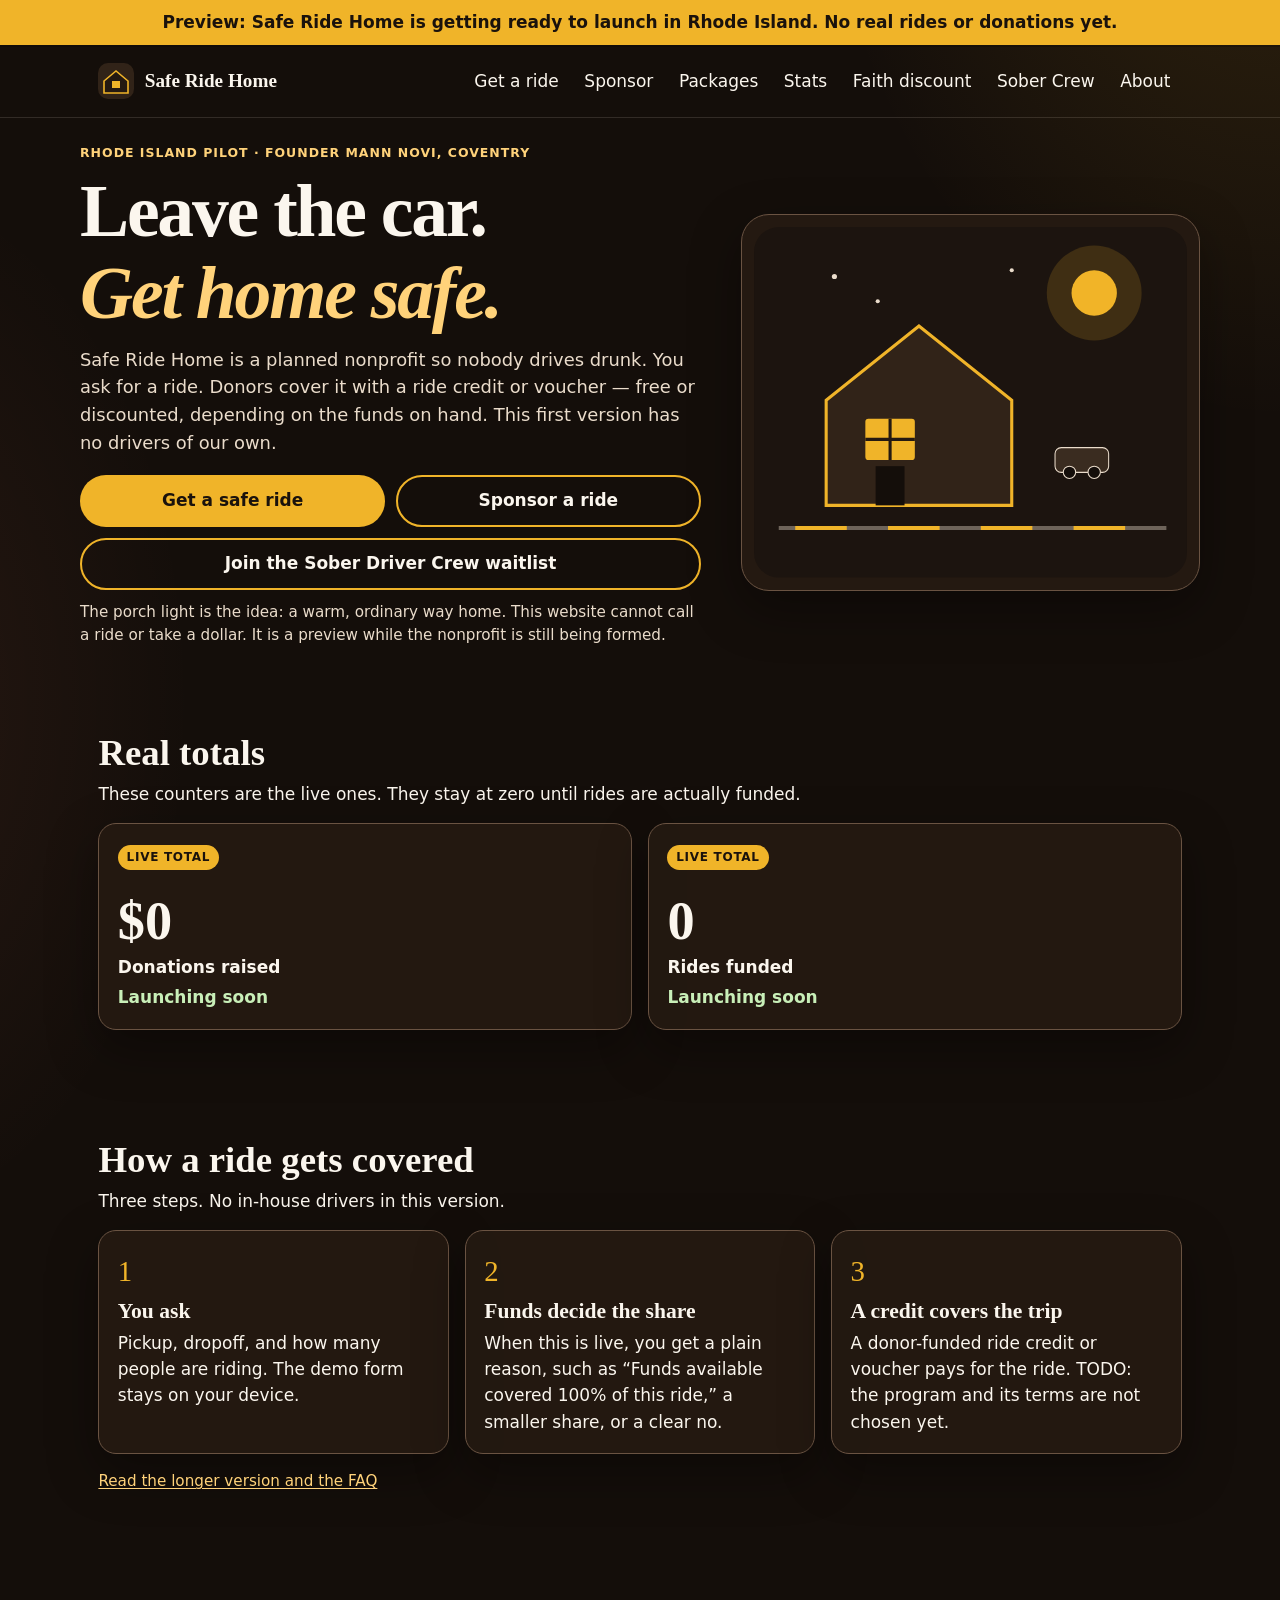
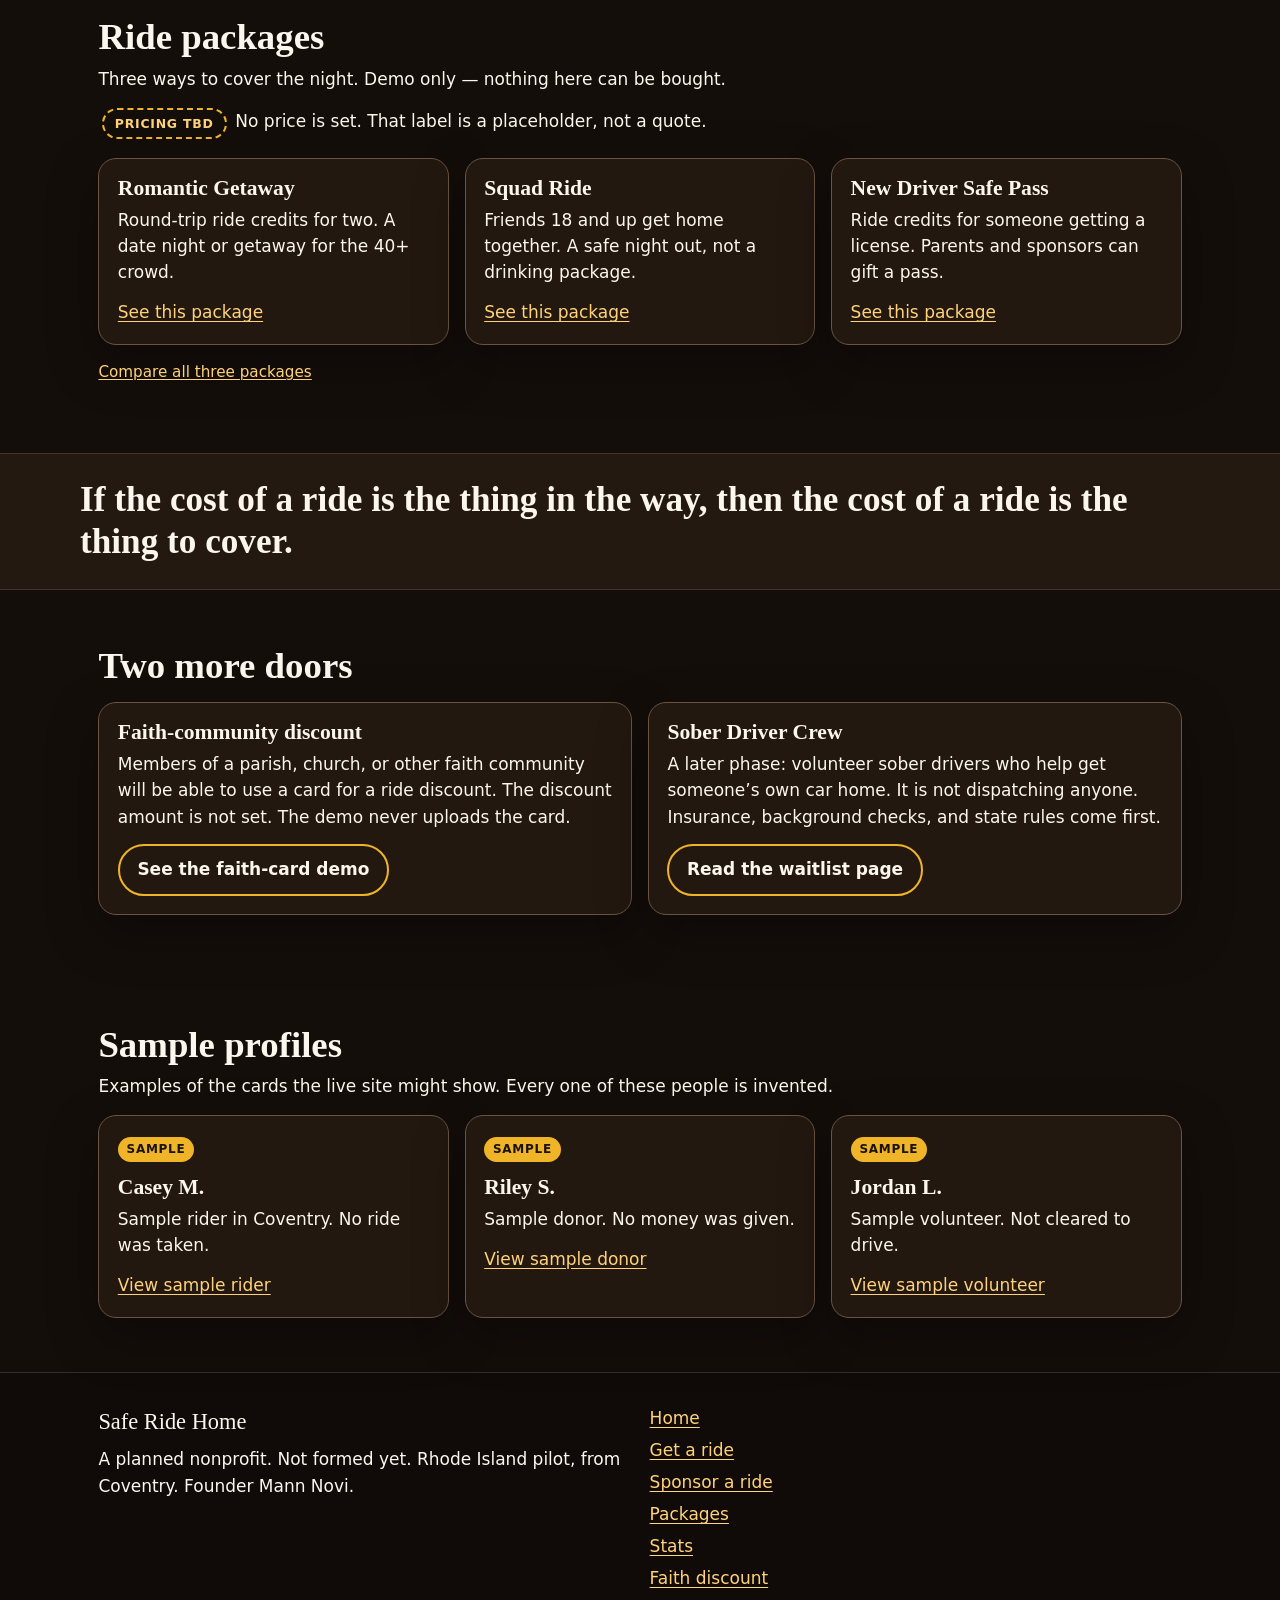
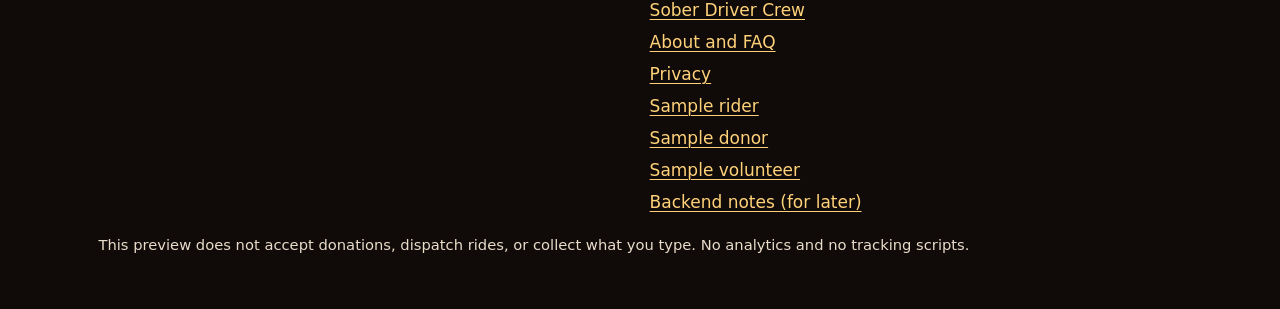
<file: index.html>
<!DOCTYPE html>
<html lang="en">
<head>
  <meta charset="utf-8">
  <meta name="viewport" content="width=device-width, initial-scale=1">
  <meta name="description" content="Preview of Safe Ride Home, a planned Rhode Island nonprofit so nobody drives drunk. No real rides or donations yet.">
  <meta name="theme-color" content="#140e0a">
  <meta name="referrer" content="no-referrer">
  <meta http-equiv="Content-Security-Policy" content="default-src 'self'; img-src 'self' blob: data:; style-src 'self'; script-src 'self'; form-action 'none'; base-uri 'none'; object-src 'none'; connect-src 'none'">
  <title>Safe Ride Home (Preview) · Rhode Island</title>
  <link rel="icon" href="favicon.svg" type="image/svg+xml">
  <link rel="stylesheet" href="css/styles.css">
</head>
<body>
  <a class="skip-link" href="#main">Skip to content</a>
  <div class="preview-banner" role="region" aria-label="Preview notice">
    <p>Preview: Safe Ride Home is getting ready to launch in Rhode Island. No real rides or donations yet.</p>
  </div>
  <header class="site-header">
    <div class="wrap header-bar">
      <a class="logo" href="index.html">
        <svg viewBox="0 0 36 36" aria-hidden="true">
          <rect width="36" height="36" rx="10" fill="#312318"/>
          <path d="M6 18 L18 8 L30 18 V30 H6 Z" fill="#241911" stroke="#f0b429" stroke-width="1.6"/>
          <rect x="14" y="18" width="8" height="7" fill="#f0b429"/>
        </svg>
        <span>Safe Ride Home</span>
      </a>
      <input class="nav-check" type="checkbox" id="nav-toggle" aria-controls="site-nav">
      <label class="nav-toggle" for="nav-toggle">
        <span class="menu-open-label">Menu</span>
        <span class="menu-close-label">Close</span>
      </label>
      <nav id="site-nav" class="site-nav" aria-label="Primary">
        <ul>
          <li><a href="request.html">Get a ride</a></li>
          <li><a href="sponsor.html">Sponsor</a></li>
          <li><a href="packages.html">Packages</a></li>
          <li><a href="stats.html">Stats</a></li>
          <li><a href="faith.html">Faith discount</a></li>
          <li><a href="crew.html">Sober Crew</a></li>
          <li><a href="about.html">About</a></li>
        </ul>
      </nav>
    </div>
  </header>
  <main id="main" tabindex="-1">
    <div class="wrap hero">
      <div class="hero-grid">
        <div>
          <p class="kicker">Rhode Island pilot <span class="kicker-break">Founder Mann Novi, Coventry</span></p>
          <h1>Leave the car.<br><em>Get home safe.</em></h1>
          <p class="lede">Safe Ride Home is a planned nonprofit so nobody drives drunk. You ask for a ride. Donors cover it with a ride credit or voucher — free or discounted, depending on the funds on hand. This first version has no drivers of our own.</p>
          <div class="cta-row cta-row-desktop">
            <a class="btn btn-primary" href="request.html">Get a safe ride</a>
            <a class="btn btn-secondary" href="sponsor.html">Sponsor a ride</a>
            <a class="btn btn-secondary" href="crew.html">Join the Sober Driver Crew waitlist</a>
          </div>
          <p class="fine">The porch light is the idea: a warm, ordinary way home. This website cannot call a ride or take a dollar. It is a preview while the nonprofit is still being formed.</p>
        </div>
        <div class="illustration">
          <svg viewBox="0 0 420 340" role="img" aria-label="A house with a lit window beside a quiet road at night.">
            <rect width="420" height="340" rx="24" fill="#1c140f"/>
            <circle cx="78" cy="48" r="2.5" fill="#eadccb"/>
            <circle cx="120" cy="72" r="2" fill="#eadccb"/>
            <circle cx="250" cy="42" r="2" fill="#eadccb"/>
            <circle cx="330" cy="64" r="22" fill="#f0b429"/>
            <circle cx="330" cy="64" r="46" fill="#f0b429" opacity="0.16"/>
            <path d="M70 168 L160 96 L250 168 V270 H70 Z" fill="#312318" stroke="#f0b429" stroke-width="3"/>
            <rect x="108" y="186" width="48" height="40" rx="3" fill="#f0b429"/>
            <path d="M132 186 V226 M108 206 H156" stroke="#241911" stroke-width="3"/>
            <rect x="118" y="232" width="28" height="38" fill="#140e0a"/>
            <path d="M24 292 H400" stroke="#eadccb" stroke-width="4" opacity="0.4"/>
            <path d="M40 292 H90 M130 292 H180 M220 292 H270 M310 292 H360" stroke="#f0b429" stroke-width="4"/>
            <rect x="292" y="214" width="52" height="24" rx="6" fill="#3a2c20" stroke="#eadccb"/>
            <circle cx="306" cy="238" r="6" fill="#140e0a" stroke="#eadccb"/>
            <circle cx="330" cy="238" r="6" fill="#140e0a" stroke="#eadccb"/>
          </svg>
        </div>
      </div>
    </div>

    <section class="section" aria-labelledby="totals-title">
      <div class="wrap">
        <div class="section-head">
          <h2 id="totals-title">Real totals</h2>
          <p>These counters are the live ones. They stay at zero until rides are actually funded.</p>
        </div>
        <div class="counter-row">
          <article class="counter counter-real">
            <p class="counter-flag">Live total</p>
            <p class="counter-value">$0</p>
            <p class="counter-label">Donations raised</p>
            <p class="counter-note">Launching soon</p>
          </article>
          <article class="counter counter-real">
            <p class="counter-flag">Live total</p>
            <p class="counter-value">0</p>
            <p class="counter-label">Rides funded</p>
            <p class="counter-note">Launching soon</p>
          </article>
        </div>
      </div>
    </section>

    <section class="section" aria-labelledby="how-title">
      <div class="wrap">
        <div class="section-head">
          <h2 id="how-title">How a ride gets covered</h2>
          <p>Three steps. No in-house drivers in this version.</p>
        </div>
        <div class="card-grid card-grid-3">
          <article class="card">
            <p class="step-no">1</p>
            <h3>You ask</h3>
            <p>Pickup, dropoff, and how many people are riding. The demo form stays on your device.</p>
          </article>
          <article class="card">
            <p class="step-no">2</p>
            <h3>Funds decide the share</h3>
            <p>When this is live, you get a plain reason, such as “Funds available covered 100% of this ride,” a smaller share, or a clear no.</p>
          </article>
          <article class="card">
            <p class="step-no">3</p>
            <h3>A credit covers the trip</h3>
            <p>A donor-funded ride credit or voucher pays for the ride. TODO: the program and its terms are not chosen yet.</p>
          </article>
        </div>
        <p class="fine more-link"><a href="about.html">Read the longer version and the FAQ</a></p>
      </div>
    </section>

    <section class="section" aria-labelledby="packages-title">
      <div class="wrap">
        <div class="section-head">
          <h2 id="packages-title">Ride packages</h2>
          <p>Three ways to cover the night. Demo only — nothing here can be bought.</p>
          <p><span class="price-tag">Pricing TBD</span> No price is set. That label is a placeholder, not a quote.</p>
        </div>
        <div class="card-grid card-grid-3">
          <article class="card">
            <h3>Romantic Getaway</h3>
            <p>Round-trip ride credits for two. A date night or getaway for the 40+ crowd.</p>
            <p><a href="packages.html#romantic">See this package</a></p>
          </article>
          <article class="card">
            <h3>Squad Ride</h3>
            <p>Friends 18 and up get home together. A safe night out, not a drinking package.</p>
            <p><a href="packages.html#squad">See this package</a></p>
          </article>
          <article class="card">
            <h3>New Driver Safe Pass</h3>
            <p>Ride credits for someone getting a license. Parents and sponsors can gift a pass.</p>
            <p><a href="packages.html#new-driver">See this package</a></p>
          </article>
        </div>
        <p class="fine more-link"><a href="packages.html">Compare all three packages</a></p>
      </div>
    </section>

    <section class="band" aria-labelledby="fire-title">
      <div class="wrap band-inner">
        <h2 id="fire-title" class="pull">If the cost of a ride is the thing in the way, then the cost of a ride is the thing to cover.</h2>
      </div>
    </section>

    <section class="section" aria-labelledby="paths-title">
      <div class="wrap">
        <div class="section-head">
          <h2 id="paths-title">Two more doors</h2>
        </div>
        <div class="card-grid card-grid-2">
          <article class="card">
            <h3>Faith-community discount</h3>
            <p>Members of a parish, church, or other faith community will be able to use a card for a ride discount. The discount amount is not set. The demo never uploads the card.</p>
            <p><a class="btn btn-secondary" href="faith.html">See the faith-card demo</a></p>
          </article>
          <article class="card">
            <h3>Sober Driver Crew</h3>
            <p>A later phase: volunteer sober drivers who help get someone’s own car home. It is not dispatching anyone. Insurance, background checks, and state rules come first.</p>
            <p><a class="btn btn-secondary" href="crew.html">Read the waitlist page</a></p>
          </article>
        </div>
      </div>
    </section>

    <section class="section" aria-labelledby="samples-title">
      <div class="wrap">
        <div class="section-head">
          <h2 id="samples-title">Sample profiles</h2>
          <p>Examples of the cards the live site might show. Every one of these people is invented.</p>
        </div>
        <div class="profile-grid card-grid-3">
          <article class="profile-card">
            <p><strong class="badge">Sample</strong></p>
            <h3>Casey M.</h3>
            <p>Sample rider in Coventry. No ride was taken.</p>
            <p><a href="profile-rider.html">View sample rider</a></p>
          </article>
          <article class="profile-card">
            <p><strong class="badge">Sample</strong></p>
            <h3>Riley S.</h3>
            <p>Sample donor. No money was given.</p>
            <p><a href="profile-donor.html">View sample donor</a></p>
          </article>
          <article class="profile-card">
            <p><strong class="badge">Sample</strong></p>
            <h3>Jordan L.</h3>
            <p>Sample volunteer. Not cleared to drive.</p>
            <p><a href="profile-volunteer.html">View sample volunteer</a></p>
          </article>
        </div>
      </div>
    </section>
  </main>
  <footer class="site-footer">
    <div class="wrap footer-grid">
      <div>
        <p class="footer-brand">Safe Ride Home</p>
        <p>A planned nonprofit. Not formed yet. Rhode Island pilot, from Coventry. Founder Mann Novi.</p>
      </div>
      <nav aria-label="Footer">
        <ul>
          <li><a href="index.html">Home</a></li>
          <li><a href="request.html">Get a ride</a></li>
          <li><a href="sponsor.html">Sponsor a ride</a></li>
          <li><a href="packages.html">Packages</a></li>
          <li><a href="stats.html">Stats</a></li>
          <li><a href="faith.html">Faith discount</a></li>
          <li><a href="crew.html">Sober Driver Crew</a></li>
          <li><a href="about.html">About and FAQ</a></li>
          <li><a href="privacy.html">Privacy</a></li>
          <li><a href="profile-rider.html">Sample rider</a></li>
          <li><a href="profile-donor.html">Sample donor</a></li>
          <li><a href="profile-volunteer.html">Sample volunteer</a></li>
          <li><a href="docs/backend.md">Backend notes (for later)</a></li>
        </ul>
      </nav>
    </div>
    <div class="wrap">
      <p class="footer-fine">This preview does not accept donations, dispatch rides, or collect what you type. No analytics and no tracking scripts.</p>
    </div>
  </footer>
  <script src="js/flags.js"></script>
  <script src="js/site.js"></script>
</body>
</html>
</file>
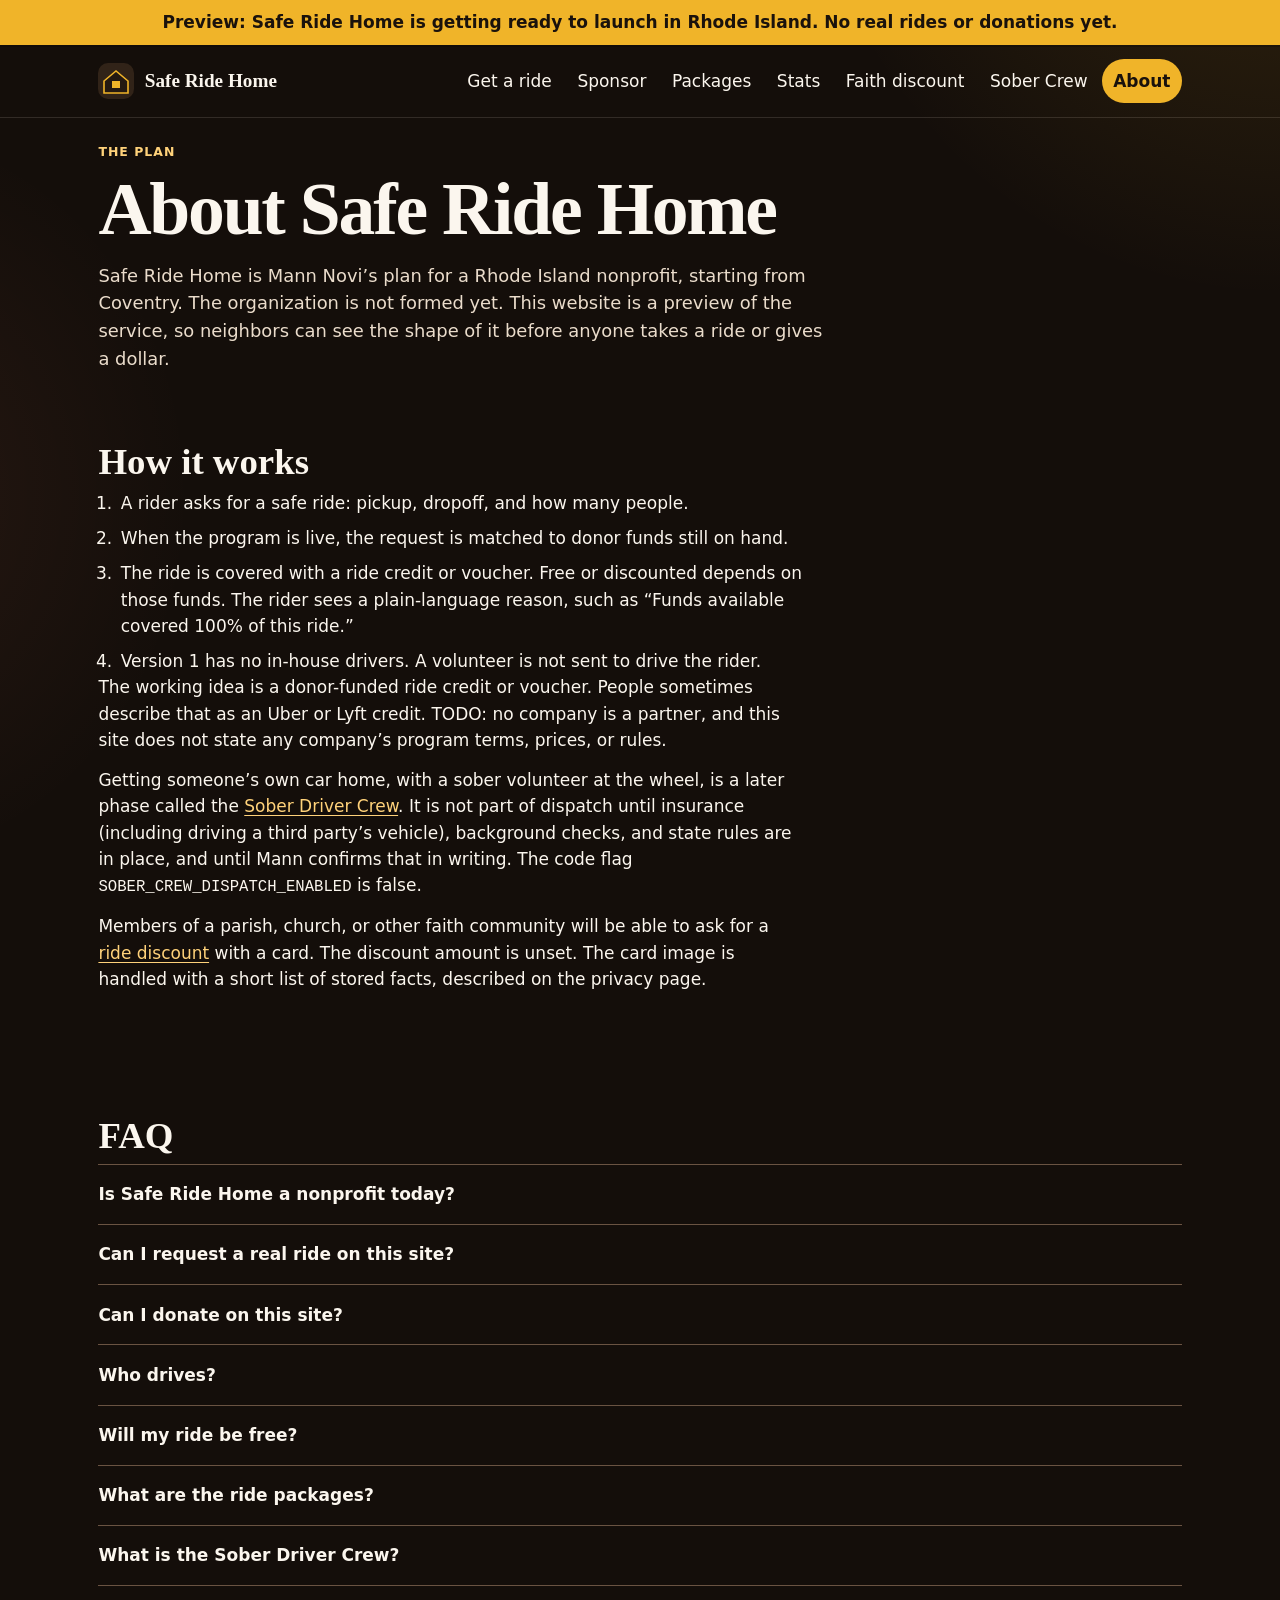
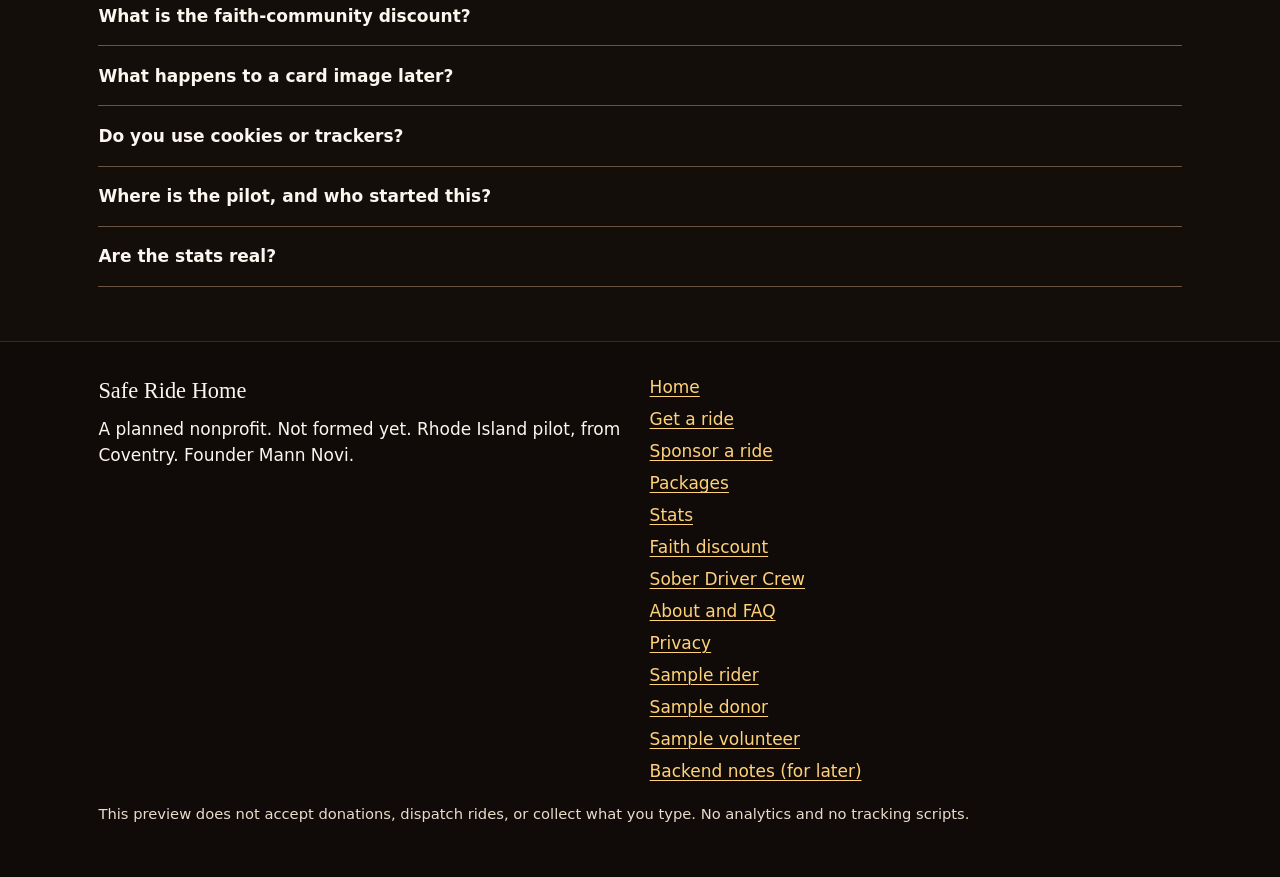
<file: about.html>
<!DOCTYPE html>
<html lang="en">
<head>
  <meta charset="utf-8">
  <meta name="viewport" content="width=device-width, initial-scale=1">
  <meta name="description" content="How Safe Ride Home would work, and answers to common questions. Rhode Island preview. Nonprofit not formed yet.">
  <meta name="theme-color" content="#140e0a">
  <meta name="referrer" content="no-referrer">
  <meta http-equiv="Content-Security-Policy" content="default-src 'self'; img-src 'self' blob: data:; style-src 'self'; script-src 'self'; form-action 'none'; base-uri 'none'; object-src 'none'; connect-src 'none'">
  <title>About and FAQ · Safe Ride Home</title>
  <link rel="icon" href="favicon.svg" type="image/svg+xml">
  <link rel="stylesheet" href="css/styles.css">
</head>
<body>
  <a class="skip-link" href="#main">Skip to content</a>
  <div class="preview-banner" role="region" aria-label="Preview notice">
    <p>Preview: Safe Ride Home is getting ready to launch in Rhode Island. No real rides or donations yet.</p>
  </div>
  <header class="site-header">
    <div class="wrap header-bar">
      <a class="logo" href="index.html">
        <svg viewBox="0 0 36 36" aria-hidden="true">
          <rect width="36" height="36" rx="10" fill="#312318"/>
          <path d="M6 18 L18 8 L30 18 V30 H6 Z" fill="#241911" stroke="#f0b429" stroke-width="1.6"/>
          <rect x="14" y="18" width="8" height="7" fill="#f0b429"/>
        </svg>
        <span>Safe Ride Home</span>
      </a>
      <input class="nav-check" type="checkbox" id="nav-toggle" aria-controls="site-nav">
      <label class="nav-toggle" for="nav-toggle">
        <span class="menu-open-label">Menu</span>
        <span class="menu-close-label">Close</span>
      </label>
      <nav id="site-nav" class="site-nav" aria-label="Primary">
        <ul>
          <li><a href="request.html">Get a ride</a></li>
          <li><a href="sponsor.html">Sponsor</a></li>
          <li><a href="packages.html">Packages</a></li>
          <li><a href="stats.html">Stats</a></li>
          <li><a href="faith.html">Faith discount</a></li>
          <li><a href="crew.html">Sober Crew</a></li>
          <li><a href="about.html" aria-current="page">About</a></li>
        </ul>
      </nav>
    </div>
  </header>
  <main id="main" tabindex="-1">
    <div class="wrap page-intro prose">
      <p class="kicker">The plan</p>
      <h1>About Safe Ride Home</h1>
      <p class="lede">Safe Ride Home is Mann Novi’s plan for a Rhode Island nonprofit, starting from Coventry. The organization is not formed yet. This website is a preview of the service, so neighbors can see the shape of it before anyone takes a ride or gives a dollar.</p>
    </div>
    <section class="section" id="how" aria-labelledby="how-title">
      <div class="wrap prose">
        <h2 id="how-title">How it works</h2>
        <ol class="note-list">
          <li>A rider asks for a safe ride: pickup, dropoff, and how many people.</li>
          <li>When the program is live, the request is matched to donor funds still on hand.</li>
          <li>The ride is covered with a ride credit or voucher. Free or discounted depends on those funds. The rider sees a plain-language reason, such as “Funds available covered 100% of this ride.”</li>
          <li>Version 1 has no in-house drivers. A volunteer is not sent to drive the rider.</li>
        </ol>
        <p>The working idea is a donor-funded ride credit or voucher. People sometimes describe that as an Uber or Lyft credit. TODO: no company is a partner, and this site does not state any company’s program terms, prices, or rules.</p>
        <p>Getting someone’s own car home, with a sober volunteer at the wheel, is a later phase called the <a href="crew.html">Sober Driver Crew</a>. It is not part of dispatch until insurance (including driving a third party’s vehicle), background checks, and state rules are in place, and until Mann confirms that in writing. The code flag <code>SOBER_CREW_DISPATCH_ENABLED</code> is false.</p>
        <p>Members of a parish, church, or other faith community will be able to ask for a <a href="faith.html">ride discount</a> with a card. The discount amount is unset. The card image is handled with a short list of stored facts, described on the privacy page.</p>
      </div>
    </section>
    <section class="section" aria-labelledby="faq-title">
      <div class="wrap">
        <h2 id="faq-title">FAQ</h2>
        <details class="faq">
          <summary>Is Safe Ride Home a nonprofit today?</summary>
          <p>No. It is a planned nonprofit. It is not formed, and it is not a tax-exempt organization. Donations are not open.</p>
        </details>
        <details class="faq">
          <summary>Can I request a real ride on this site?</summary>
          <p>No. The request page is a demo. Nothing is sent, and no ride credit is issued. The banner on every page says the same thing.</p>
        </details>
        <details class="faq">
          <summary>Can I donate on this site?</summary>
          <p>No. Donations open after we’re officially a nonprofit. The sponsor page does not process a payment.</p>
        </details>
        <details class="faq">
          <summary>Who drives?</summary>
          <p>In this first version, nobody from Safe Ride Home. The plan is to cover a ride credit or voucher. TODO: the program is not chosen.</p>
        </details>
        <details class="faq">
          <summary>Will my ride be free?</summary>
          <p>Free or discounted, depending on donor funds available at the time. If the fund cannot cover the credit, a live site would say so in plain words. This preview does not check a fund, and it does not invent a price.</p>
        </details>
        <details class="faq">
          <summary>What are the ride packages?</summary>
          <p>Three demo bundles: Romantic Getaway (round-trip ride credits for two, for people 40 and up), Squad Ride (friends 18 and up getting home together — not a drinking package), and New Driver Safe Pass (ride credits a parent, family member, or sponsor can preload). Every one of them is <a href="packages.html">Pricing TBD</a>. This site does not sell them.</p>
        </details>
        <details class="faq">
          <summary>What is the Sober Driver Crew?</summary>
          <p>A later phase: volunteer sober drivers who would help get someone’s car home. It is not active. See the <a href="crew.html">crew page</a> for the insurance, background-check, and state-rule requirements, and for the off switch in the code.</p>
        </details>
        <details class="faq">
          <summary>What is the faith-community discount?</summary>
          <p>A planned discount for devout members who can show a parish or church card, Catholic or another faith. The amount is not set. The demo never uploads the image. Read the <a href="faith.html">faith page</a> for the exact consent text.</p>
        </details>
        <details class="faq">
          <summary>What happens to a card image later?</summary>
          <p>The plan is to keep only a verified flag, the parish or church name, and the time of the decision. The image would be encrypted, never posted publicly, and deleted within 24 hours after verification. Details are on the <a href="privacy.html">privacy page</a> and in <a href="docs/faith-card-verification.md">the design notes</a>.</p>
        </details>
        <details class="faq">
          <summary>Do you use cookies or trackers?</summary>
          <p>This preview does not. There is no analytics script and no advertising pixel. See <a href="privacy.html">Privacy</a>.</p>
        </details>
        <details class="faq">
          <summary>Where is the pilot, and who started this?</summary>
          <p>Rhode Island first. Founder Mann Novi, in Coventry.</p>
        </details>
        <details class="faq">
          <summary>Are the stats real?</summary>
          <p>The live totals are $0 raised and 0 rides funded, marked “Launching soon.” Any other number is labeled SAMPLE DATA, and the DUI figure is an estimate with the formula and placeholder assumptions written on the <a href="stats.html">stats page</a>.</p>
        </details>
      </div>
    </section>
  </main>
  <footer class="site-footer">
    <div class="wrap footer-grid">
      <div>
        <p class="footer-brand">Safe Ride Home</p>
        <p>A planned nonprofit. Not formed yet. Rhode Island pilot, from Coventry. Founder Mann Novi.</p>
      </div>
      <nav aria-label="Footer">
        <ul>
          <li><a href="index.html">Home</a></li>
          <li><a href="request.html">Get a ride</a></li>
          <li><a href="sponsor.html">Sponsor a ride</a></li>
          <li><a href="packages.html">Packages</a></li>
          <li><a href="stats.html">Stats</a></li>
          <li><a href="faith.html">Faith discount</a></li>
          <li><a href="crew.html">Sober Driver Crew</a></li>
          <li><a href="about.html">About and FAQ</a></li>
          <li><a href="privacy.html">Privacy</a></li>
          <li><a href="profile-rider.html">Sample rider</a></li>
          <li><a href="profile-donor.html">Sample donor</a></li>
          <li><a href="profile-volunteer.html">Sample volunteer</a></li>
          <li><a href="docs/backend.md">Backend notes (for later)</a></li>
        </ul>
      </nav>
    </div>
    <div class="wrap">
      <p class="footer-fine">This preview does not accept donations, dispatch rides, or collect what you type. No analytics and no tracking scripts.</p>
    </div>
  </footer>
  <script src="js/flags.js"></script>
  <script src="js/site.js"></script>
</body>
</html>
</file>
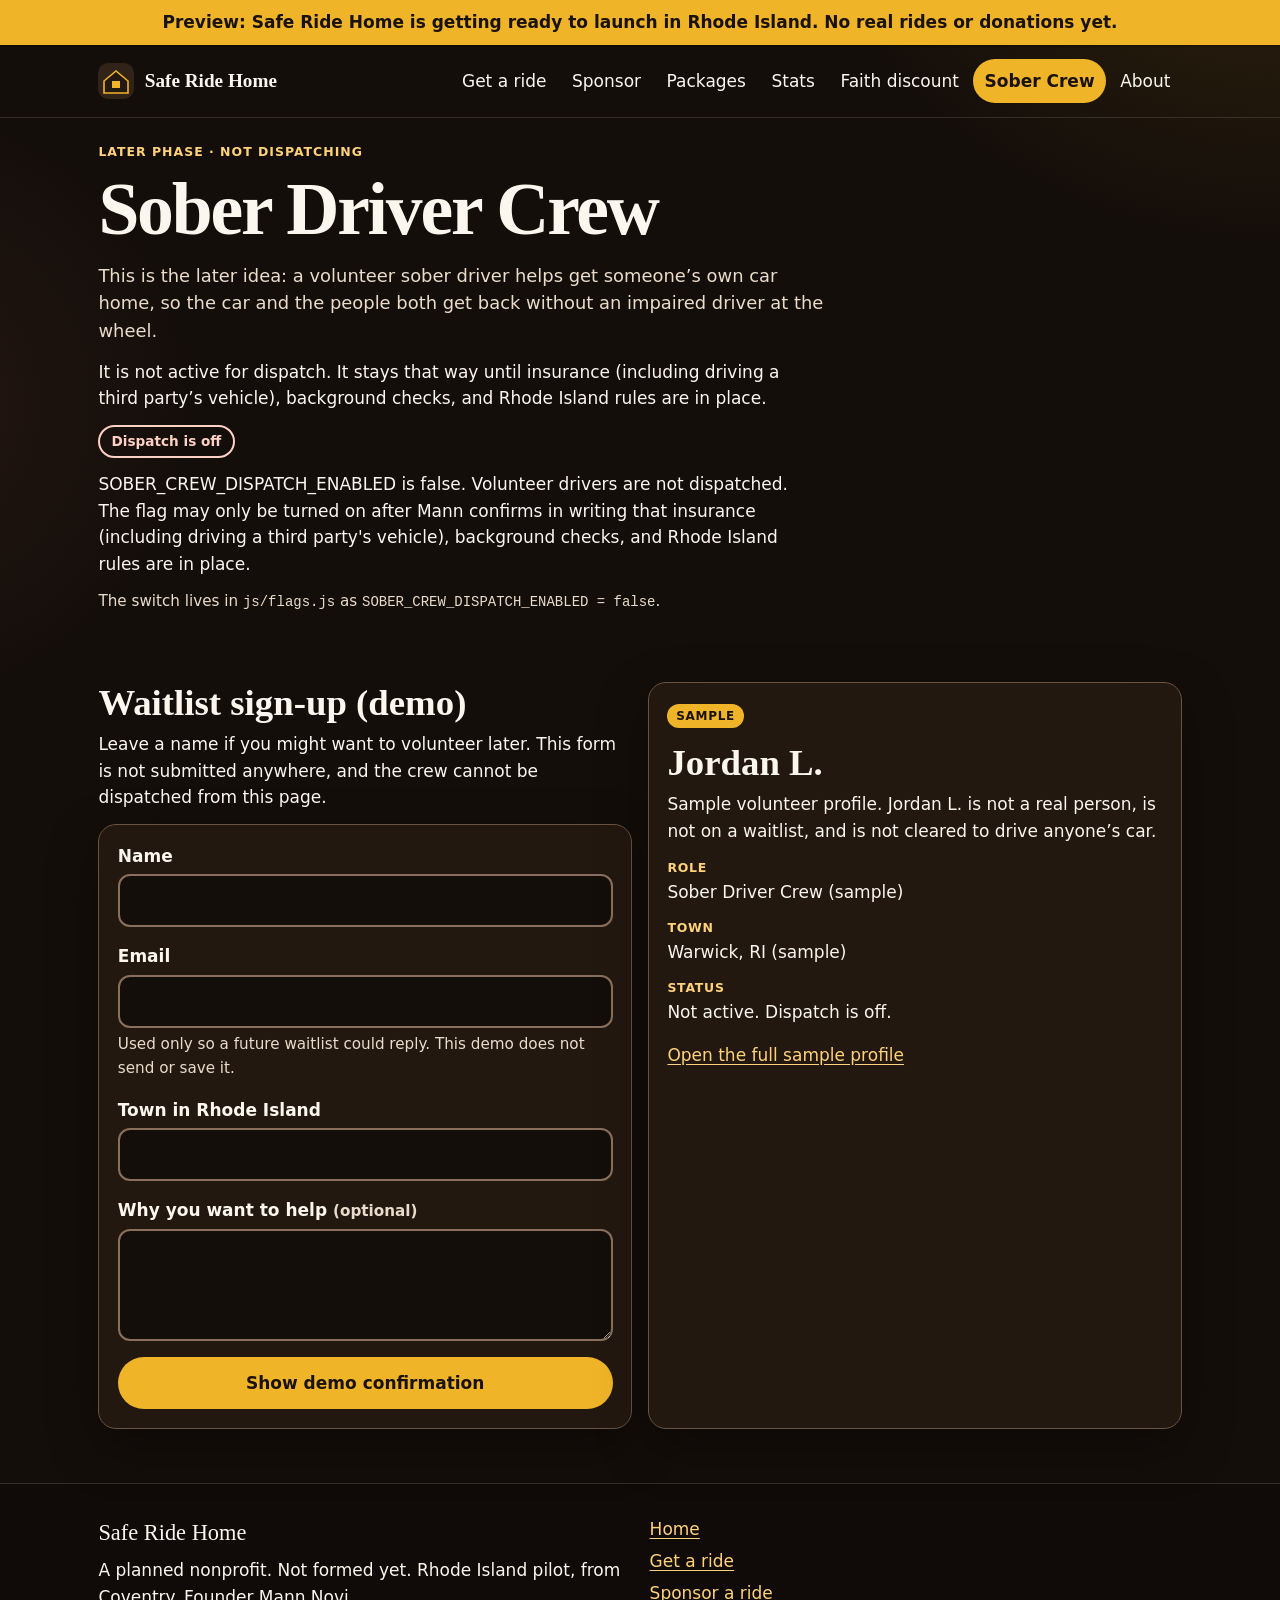
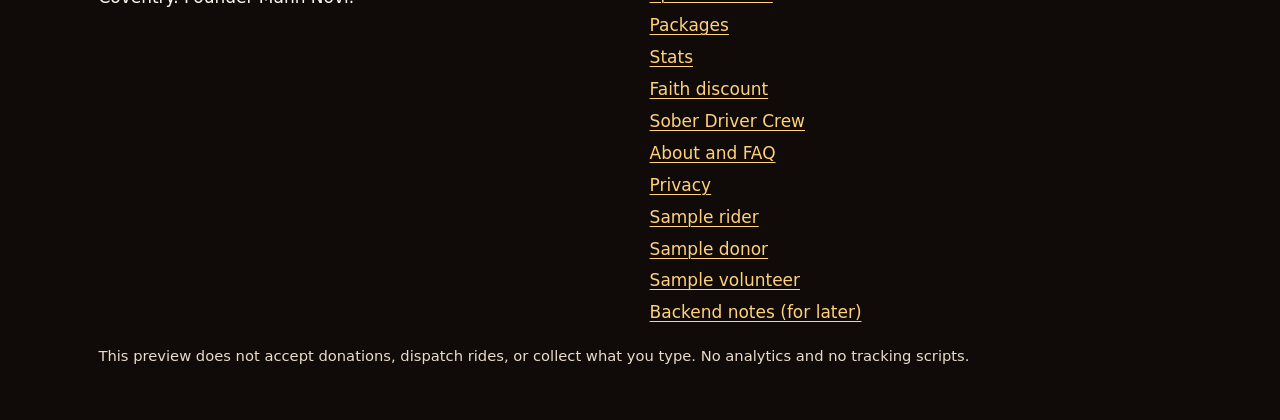
<file: crew.html>
<!DOCTYPE html>
<html lang="en">
<head>
  <meta charset="utf-8">
  <meta name="viewport" content="width=device-width, initial-scale=1">
  <meta name="description" content="Sober Driver Crew is a later phase and is not dispatching. Demo waitlist. Nothing is submitted.">
  <meta name="theme-color" content="#140e0a">
  <meta name="referrer" content="no-referrer">
  <meta http-equiv="Content-Security-Policy" content="default-src 'self'; img-src 'self' blob: data:; style-src 'self'; script-src 'self'; form-action 'none'; base-uri 'none'; object-src 'none'; connect-src 'none'">
  <title>Sober Driver Crew (not active) · Safe Ride Home</title>
  <link rel="icon" href="favicon.svg" type="image/svg+xml">
  <link rel="stylesheet" href="css/styles.css">
</head>
<body>
  <a class="skip-link" href="#main">Skip to content</a>
  <div class="preview-banner" role="region" aria-label="Preview notice">
    <p>Preview: Safe Ride Home is getting ready to launch in Rhode Island. No real rides or donations yet.</p>
  </div>
  <header class="site-header">
    <div class="wrap header-bar">
      <a class="logo" href="index.html">
        <svg viewBox="0 0 36 36" aria-hidden="true">
          <rect width="36" height="36" rx="10" fill="#312318"/>
          <path d="M6 18 L18 8 L30 18 V30 H6 Z" fill="#241911" stroke="#f0b429" stroke-width="1.6"/>
          <rect x="14" y="18" width="8" height="7" fill="#f0b429"/>
        </svg>
        <span>Safe Ride Home</span>
      </a>
      <input class="nav-check" type="checkbox" id="nav-toggle" aria-controls="site-nav">
      <label class="nav-toggle" for="nav-toggle">
        <span class="menu-open-label">Menu</span>
        <span class="menu-close-label">Close</span>
      </label>
      <nav id="site-nav" class="site-nav" aria-label="Primary">
        <ul>
          <li><a href="request.html">Get a ride</a></li>
          <li><a href="sponsor.html">Sponsor</a></li>
          <li><a href="packages.html">Packages</a></li>
          <li><a href="stats.html">Stats</a></li>
          <li><a href="faith.html">Faith discount</a></li>
          <li><a href="crew.html" aria-current="page">Sober Crew</a></li>
          <li><a href="about.html">About</a></li>
        </ul>
      </nav>
    </div>
  </header>
  <main id="main" tabindex="-1">
    <div class="wrap page-intro prose">
      <p class="kicker">Later phase · Not dispatching</p>
      <h1>Sober Driver Crew</h1>
      <p class="lede">This is the later idea: a volunteer sober driver helps get someone’s own car home, so the car and the people both get back without an impaired driver at the wheel.</p>
      <p>It is not active for dispatch. It stays that way until insurance (including driving a third party’s vehicle), background checks, and Rhode Island rules are in place.</p>
      <p><span class="flag-pill">Dispatch is off</span></p>
      <p id="dispatch-status">SOBER_CREW_DISPATCH_ENABLED is false. Volunteer drivers are not dispatched. The flag may only be turned on after Mann confirms in writing that insurance (including driving a third party’s vehicle), background checks, and Rhode Island rules are in place.</p>
      <p class="fine">The switch lives in <code>js/flags.js</code> as <code>SOBER_CREW_DISPATCH_ENABLED = false</code>.</p>
    </div>
    <section class="section" aria-labelledby="waitlist-title">
      <div class="wrap split">
        <div>
          <h2 id="waitlist-title">Waitlist sign-up (demo)</h2>
          <p>Leave a name if you might want to volunteer later. This form is not submitted anywhere, and the crew cannot be dispatched from this page.</p>
          <form id="crew-form" class="form panel" data-demo action="#nothing-sent" method="post">
            <div class="field">
              <label for="crew-name">Name</label>
              <input id="crew-name" name="name" type="text" required maxlength="80" autocomplete="name">
            </div>
            <div class="field">
              <label for="crew-email">Email</label>
              <input id="crew-email" name="email" type="email" required maxlength="120" autocomplete="email">
              <p class="hint">Used only so a future waitlist could reply. This demo does not send or save it.</p>
            </div>
            <div class="field">
              <label for="crew-town">Town in Rhode Island</label>
              <input id="crew-town" name="town" type="text" required maxlength="80" autocomplete="address-level2">
            </div>
            <div class="field">
              <label for="crew-note">Why you want to help <span class="fine">(optional)</span></label>
              <textarea id="crew-note" name="note" maxlength="500"></textarea>
            </div>
            <noscript>
              <p>JavaScript is off, so the on-page confirmation cannot run. This form is not wired to a waitlist, and the page refuses to submit it anywhere.</p>
            </noscript>
            <button class="btn btn-primary" type="submit">Show demo confirmation</button>
          </form>
          <div id="crew-confirmation" class="receipt" hidden>
            <div class="receipt-stripe" aria-hidden="true"></div>
            <div class="receipt-body">
              <h2 id="crew-confirmation-title" tabindex="-1">Demo confirmation</h2>
              <p>This waitlist was not submitted anywhere. We did not save your information. You are not on a list, and you are not cleared to drive.</p>
              <p>Name: <span id="echo-crew-name" class="echo"></span></p>
              <p>Town: <span id="echo-crew-town" class="echo"></span></p>
              <p>The email stayed in the form on this page and was not sent. Refresh the page and the fields clear.</p>
              <p>Dispatch remains off while <code>SOBER_CREW_DISPATCH_ENABLED</code> is false.</p>
            </div>
          </div>
        </div>
        <aside class="profile-card" aria-labelledby="sample-vol-title">
          <p><strong class="badge">Sample</strong></p>
          <h2 id="sample-vol-title">Jordan L.</h2>
          <p>Sample volunteer profile. Jordan L. is not a real person, is not on a waitlist, and is not cleared to drive anyone’s car.</p>
          <dl class="facts">
            <div>
              <dt>Role</dt>
              <dd>Sober Driver Crew (sample)</dd>
            </div>
            <div>
              <dt>Town</dt>
              <dd>Warwick, RI (sample)</dd>
            </div>
            <div>
              <dt>Status</dt>
              <dd>Not active. Dispatch is off.</dd>
            </div>
          </dl>
          <p class="more-link"><a href="profile-volunteer.html">Open the full sample profile</a></p>
        </aside>
      </div>
    </section>
  </main>
  <footer class="site-footer">
    <div class="wrap footer-grid">
      <div>
        <p class="footer-brand">Safe Ride Home</p>
        <p>A planned nonprofit. Not formed yet. Rhode Island pilot, from Coventry. Founder Mann Novi.</p>
      </div>
      <nav aria-label="Footer">
        <ul>
          <li><a href="index.html">Home</a></li>
          <li><a href="request.html">Get a ride</a></li>
          <li><a href="sponsor.html">Sponsor a ride</a></li>
          <li><a href="packages.html">Packages</a></li>
          <li><a href="stats.html">Stats</a></li>
          <li><a href="faith.html">Faith discount</a></li>
          <li><a href="crew.html">Sober Driver Crew</a></li>
          <li><a href="about.html">About and FAQ</a></li>
          <li><a href="privacy.html">Privacy</a></li>
          <li><a href="profile-rider.html">Sample rider</a></li>
          <li><a href="profile-donor.html">Sample donor</a></li>
          <li><a href="profile-volunteer.html">Sample volunteer</a></li>
          <li><a href="docs/backend.md">Backend notes (for later)</a></li>
        </ul>
      </nav>
    </div>
    <div class="wrap">
      <p class="footer-fine">This preview does not accept donations, dispatch rides, or collect what you type. No analytics and no tracking scripts.</p>
    </div>
  </footer>
  <script src="js/flags.js"></script>
  <script src="js/site.js"></script>
  <script src="js/crew.js"></script>
</body>
</html>
</file>
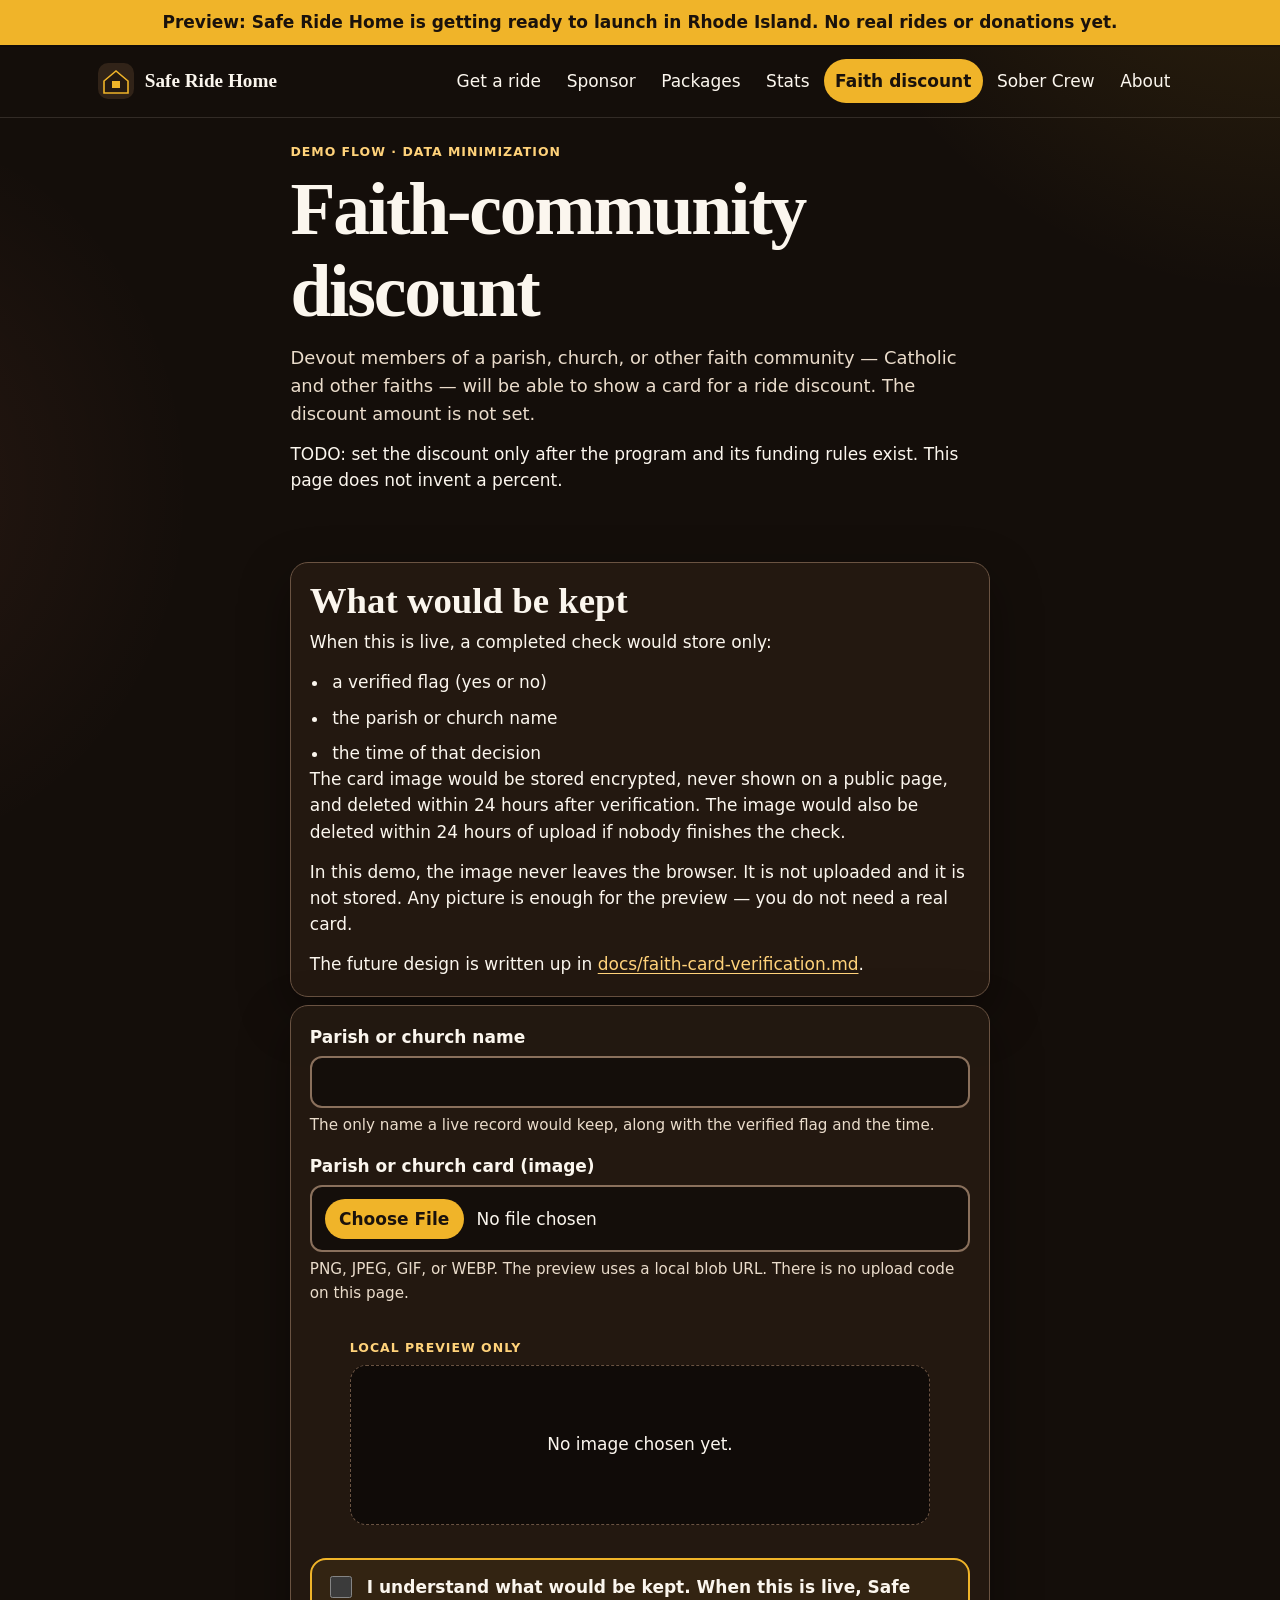
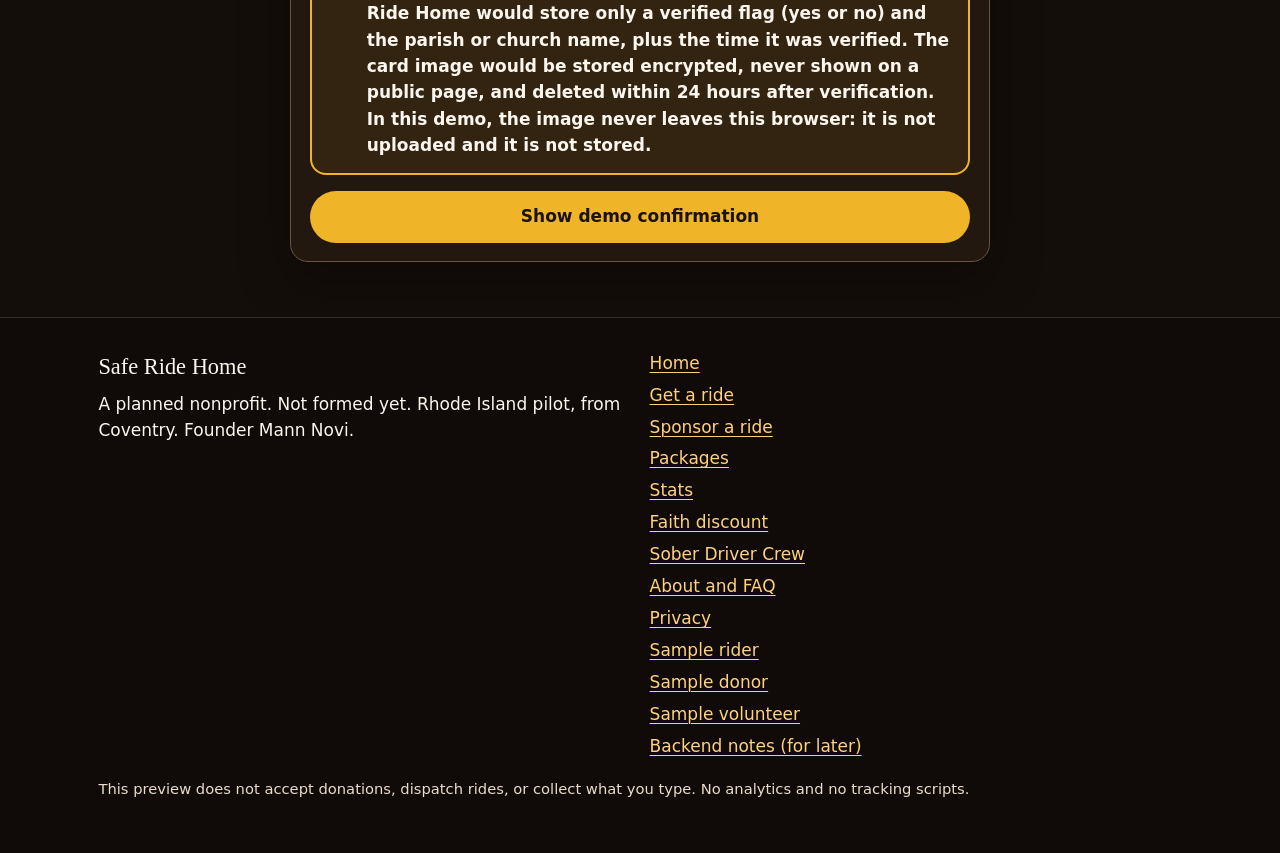
<file: faith.html>
<!DOCTYPE html>
<html lang="en">
<head>
  <meta charset="utf-8">
  <meta name="viewport" content="width=device-width, initial-scale=1">
  <meta name="description" content="Demo of a faith-community ride discount. A parish or church card stays in your browser. Nothing is uploaded.">
  <meta name="theme-color" content="#140e0a">
  <meta name="referrer" content="no-referrer">
  <meta http-equiv="Content-Security-Policy" content="default-src 'self'; img-src 'self' blob: data:; style-src 'self'; script-src 'self'; form-action 'none'; base-uri 'none'; object-src 'none'; connect-src 'none'">
  <title>Faith-community discount (demo) · Safe Ride Home</title>
  <link rel="icon" href="favicon.svg" type="image/svg+xml">
  <link rel="stylesheet" href="css/styles.css">
</head>
<body>
  <a class="skip-link" href="#main">Skip to content</a>
  <div class="preview-banner" role="region" aria-label="Preview notice">
    <p>Preview: Safe Ride Home is getting ready to launch in Rhode Island. No real rides or donations yet.</p>
  </div>
  <header class="site-header">
    <div class="wrap header-bar">
      <a class="logo" href="index.html">
        <svg viewBox="0 0 36 36" aria-hidden="true">
          <rect width="36" height="36" rx="10" fill="#312318"/>
          <path d="M6 18 L18 8 L30 18 V30 H6 Z" fill="#241911" stroke="#f0b429" stroke-width="1.6"/>
          <rect x="14" y="18" width="8" height="7" fill="#f0b429"/>
        </svg>
        <span>Safe Ride Home</span>
      </a>
      <input class="nav-check" type="checkbox" id="nav-toggle" aria-controls="site-nav">
      <label class="nav-toggle" for="nav-toggle">
        <span class="menu-open-label">Menu</span>
        <span class="menu-close-label">Close</span>
      </label>
      <nav id="site-nav" class="site-nav" aria-label="Primary">
        <ul>
          <li><a href="request.html">Get a ride</a></li>
          <li><a href="sponsor.html">Sponsor</a></li>
          <li><a href="packages.html">Packages</a></li>
          <li><a href="stats.html">Stats</a></li>
          <li><a href="faith.html" aria-current="page">Faith discount</a></li>
          <li><a href="crew.html">Sober Crew</a></li>
          <li><a href="about.html">About</a></li>
        </ul>
      </nav>
    </div>
  </header>
  <main id="main" tabindex="-1">
    <div class="wrap page-intro prose narrow">
      <p class="kicker">Demo flow · Data minimization</p>
      <h1>Faith-community discount</h1>
      <p class="lede">Devout members of a parish, church, or other faith community — Catholic and other faiths — will be able to show a card for a ride discount. The discount amount is not set.</p>
      <p>TODO: set the discount only after the program and its funding rules exist. This page does not invent a percent.</p>
    </div>
    <section class="section" aria-labelledby="kept-title">
      <div class="wrap narrow">
          <div class="panel prose">
            <h2 id="kept-title">What would be kept</h2>
            <p>When this is live, a completed check would store only:</p>
            <ul class="note-list">
              <li>a verified flag (yes or no)</li>
              <li>the parish or church name</li>
              <li>the time of that decision</li>
            </ul>
            <p>The card image would be stored encrypted, never shown on a public page, and deleted within 24 hours after verification. The image would also be deleted within 24 hours of upload if nobody finishes the check.</p>
            <p>In this demo, the image never leaves the browser. It is not uploaded and it is not stored. Any picture is enough for the preview — you do not need a real card.</p>
            <p>The future design is written up in <a href="docs/faith-card-verification.md">docs/faith-card-verification.md</a>.</p>
          </div>
          <form id="faith-form" class="form panel" data-demo action="#nothing-sent" method="post">
            <div class="field">
              <label for="parish">Parish or church name</label>
              <input id="parish" name="parish" type="text" required maxlength="120" autocomplete="organization">
              <p class="hint">The only name a live record would keep, along with the verified flag and the time.</p>
            </div>
            <div class="field">
              <label for="card-image">Parish or church card (image)</label>
              <input id="card-image" name="card-image" type="file" accept="image/*" required aria-describedby="file-hint file-error">
              <p class="hint" id="file-hint">PNG, JPEG, GIF, or WEBP. The preview uses a local blob URL. There is no upload code on this page.</p>
              <p id="file-error" class="field-error" hidden></p>
            </div>
            <figure>
              <figcaption class="kicker">Local preview only</figcaption>
              <div class="preview-frame">
                <img id="card-preview" alt="" hidden>
                <p id="preview-empty">No image chosen yet.</p>
              </div>
            </figure>
            <div class="check-block">
              <input id="consent" name="consent" type="checkbox" required>
              <label for="consent">I understand what would be kept. When this is live, Safe Ride Home would store only a verified flag (yes or no) and the parish or church name, plus the time it was verified. The card image would be stored encrypted, never shown on a public page, and deleted within 24 hours after verification. In this demo, the image never leaves this browser: it is not uploaded and it is not stored.</label>
            </div>
            <noscript>
              <p>JavaScript is off, so the local preview and the on-page confirmation cannot run. This form is not wired to storage, and the page refuses to submit it anywhere.</p>
            </noscript>
            <button class="btn btn-primary" type="submit">Show demo confirmation</button>
          </form>
        <div id="faith-confirmation" class="receipt" hidden>
          <div class="receipt-stripe" aria-hidden="true"></div>
          <div class="receipt-body">
            <h2 id="faith-confirmation-title" tabindex="-1">Demo confirmation</h2>
            <p>Nothing was uploaded. The image never left this browser. It was not saved, and it was not sent to Safe Ride Home or anyone else. No discount was applied. No verified flag was stored.</p>
            <p>Parish or church name you typed (on this screen only): <span id="echo-parish" class="echo"></span></p>
            <p>The preview above is still the picture your browser drew locally. Refresh the page and it is gone.</p>
          </div>
        </div>
      </div>
    </section>
  </main>
  <footer class="site-footer">
    <div class="wrap footer-grid">
      <div>
        <p class="footer-brand">Safe Ride Home</p>
        <p>A planned nonprofit. Not formed yet. Rhode Island pilot, from Coventry. Founder Mann Novi.</p>
      </div>
      <nav aria-label="Footer">
        <ul>
          <li><a href="index.html">Home</a></li>
          <li><a href="request.html">Get a ride</a></li>
          <li><a href="sponsor.html">Sponsor a ride</a></li>
          <li><a href="packages.html">Packages</a></li>
          <li><a href="stats.html">Stats</a></li>
          <li><a href="faith.html">Faith discount</a></li>
          <li><a href="crew.html">Sober Driver Crew</a></li>
          <li><a href="about.html">About and FAQ</a></li>
          <li><a href="privacy.html">Privacy</a></li>
          <li><a href="profile-rider.html">Sample rider</a></li>
          <li><a href="profile-donor.html">Sample donor</a></li>
          <li><a href="profile-volunteer.html">Sample volunteer</a></li>
          <li><a href="docs/backend.md">Backend notes (for later)</a></li>
        </ul>
      </nav>
    </div>
    <div class="wrap">
      <p class="footer-fine">This preview does not accept donations, dispatch rides, or collect what you type. No analytics and no tracking scripts.</p>
    </div>
  </footer>
  <script src="js/flags.js"></script>
  <script src="js/site.js"></script>
  <script src="js/faith.js"></script>
</body>
</html>
</file>
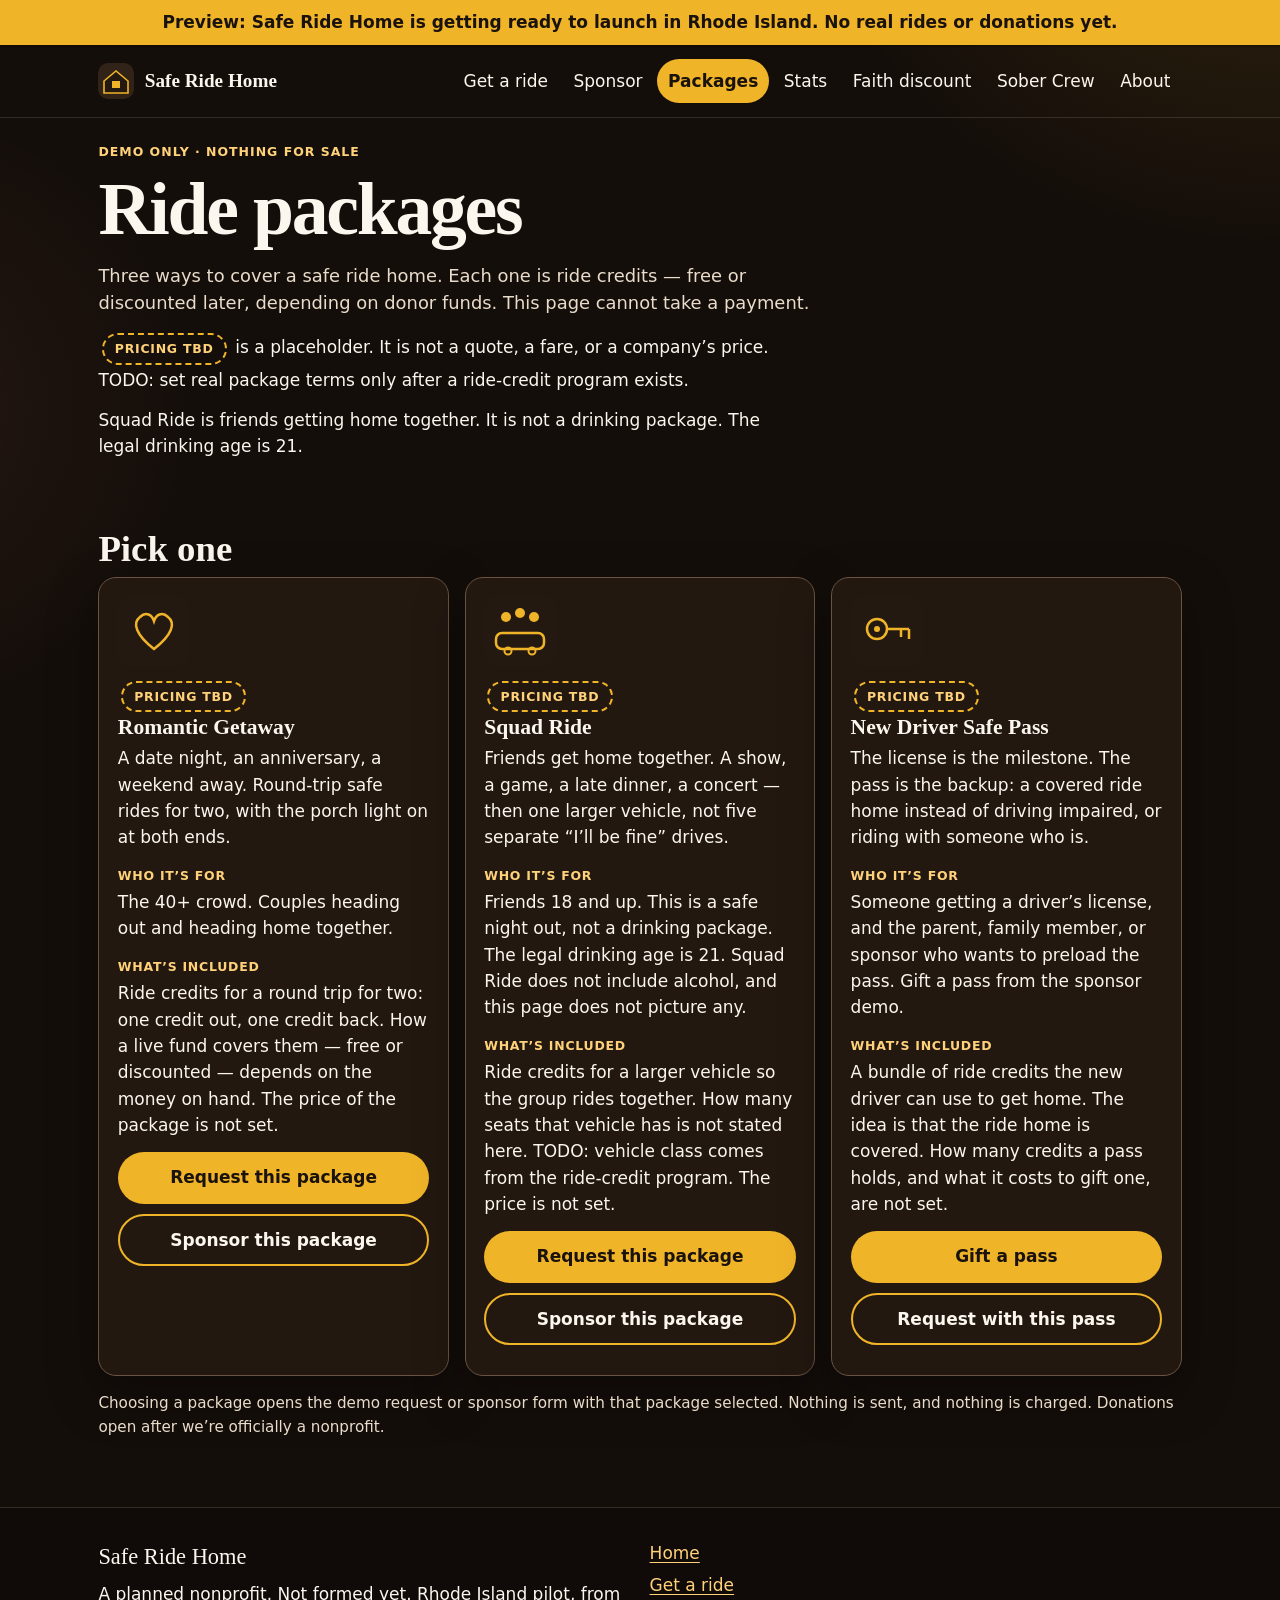
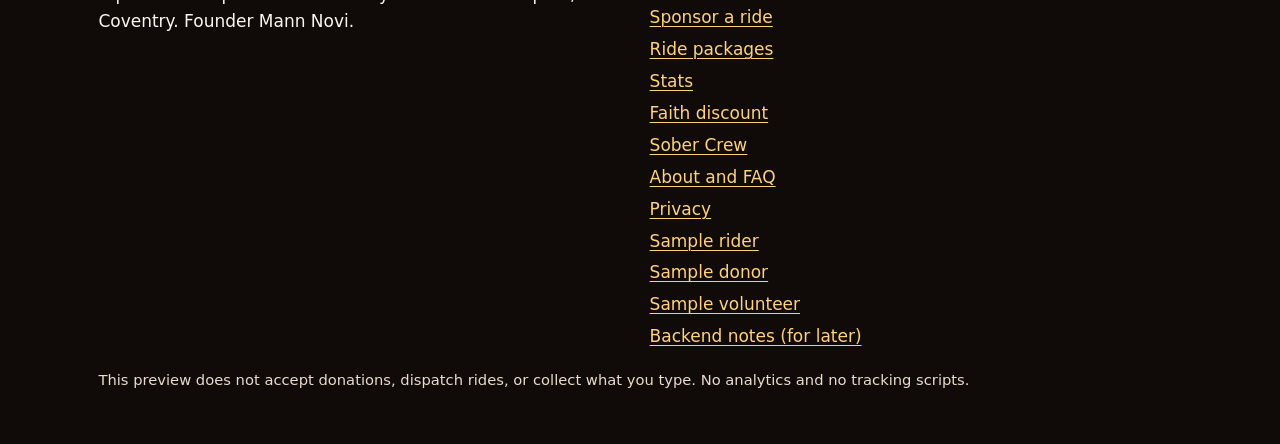
<file: packages.html>
<!DOCTYPE html>
<html lang="en">
<head>
  <meta charset="utf-8">
  <meta name="viewport" content="width=device-width, initial-scale=1">
  <meta name="description" content="Demo ride packages for Safe Ride Home: Romantic Getaway, Squad Ride, and New Driver Safe Pass. Pricing TBD. No payments.">
  <meta name="theme-color" content="#140e0a">
  <meta name="referrer" content="no-referrer">
  <meta http-equiv="Content-Security-Policy" content="default-src 'self'; img-src 'self' blob: data:; style-src 'self'; script-src 'self'; form-action 'none'; base-uri 'none'; object-src 'none'; connect-src 'none'">
  <title>Ride packages (demo) · Safe Ride Home</title>
  <link rel="icon" href="favicon.svg" type="image/svg+xml">
  <link rel="stylesheet" href="css/styles.css">
</head>
<body>
  <a class="skip-link" href="#main">Skip to content</a>
  <div class="preview-banner" role="region" aria-label="Preview notice">
    <p>Preview: Safe Ride Home is getting ready to launch in Rhode Island. No real rides or donations yet.</p>
  </div>
  <header class="site-header">
    <div class="wrap header-bar">
      <a class="logo" href="index.html">
        <svg viewBox="0 0 36 36" aria-hidden="true">
          <rect width="36" height="36" rx="10" fill="#312318"/>
          <path d="M6 18 L18 8 L30 18 V30 H6 Z" fill="#241911" stroke="#f0b429" stroke-width="1.6"/>
          <rect x="14" y="18" width="8" height="7" fill="#f0b429"/>
        </svg>
        <span>Safe Ride Home</span>
      </a>
      <input class="nav-check" type="checkbox" id="nav-toggle" aria-controls="site-nav">
      <label class="nav-toggle" for="nav-toggle">
        <span class="menu-open-label">Menu</span>
        <span class="menu-close-label">Close</span>
      </label>
      <nav id="site-nav" class="site-nav" aria-label="Primary">
        <ul>
          <li><a href="request.html">Get a ride</a></li>
          <li><a href="sponsor.html">Sponsor</a></li>
          <li><a href="packages.html" aria-current="page">Packages</a></li>
          <li><a href="stats.html">Stats</a></li>
          <li><a href="faith.html">Faith discount</a></li>
          <li><a href="crew.html">Sober Crew</a></li>
          <li><a href="about.html">About</a></li>
        </ul>
      </nav>
    </div>
  </header>
  <main id="main" tabindex="-1">
    <div class="wrap page-intro prose">
      <p class="kicker">Demo only · Nothing for sale</p>
      <h1>Ride packages</h1>
      <p class="lede">Three ways to cover a safe ride home. Each one is ride credits — free or discounted later, depending on donor funds. This page cannot take a payment.</p>
      <p><span class="price-tag">Pricing TBD</span> is a placeholder. It is not a quote, a fare, or a company’s price. TODO: set real package terms only after a ride-credit program exists.</p>
      <p>Squad Ride is friends getting home together. It is not a drinking package. The legal drinking age is 21.</p>
    </div>

    <section class="section" aria-labelledby="package-list-title">
      <div class="wrap">
        <h2 id="package-list-title">Pick one</h2>
        <div class="card-grid card-grid-3">
          <article class="card package-card" id="romantic">
            <svg class="package-mark" viewBox="0 0 72 72" aria-hidden="true">
              <rect width="72" height="72" rx="16" fill="#241911"/>
              <path d="M36 54 C18 40 14 28 22 22 C28 16 34 20 36 26 C38 20 44 16 50 22 C58 28 54 40 36 54 Z" fill="none" stroke="#f0b429" stroke-width="2.5"/>
            </svg>
            <p class="price-tag">Pricing TBD</p>
            <h3>Romantic Getaway</h3>
            <p>A date night, an anniversary, a weekend away. Round-trip safe rides for two, with the porch light on at both ends.</p>
            <h4>Who it’s for</h4>
            <p>The 40+ crowd. Couples heading out and heading home together.</p>
            <h4>What’s included</h4>
            <p>Ride credits for a round trip for two: one credit out, one credit back. How a live fund covers them — free or discounted — depends on the money on hand. The price of the package is not set.</p>
            <div class="cta-row">
              <a class="btn btn-primary" href="request.html?package=romantic">Request this package</a>
              <a class="btn btn-secondary" href="sponsor.html?package=romantic">Sponsor this package</a>
            </div>
          </article>

          <article class="card package-card" id="squad">
            <svg class="package-mark" viewBox="0 0 72 72" aria-hidden="true">
              <rect width="72" height="72" rx="16" fill="#241911"/>
              <circle cx="22" cy="22" r="5" fill="#f0b429"/>
              <circle cx="36" cy="18" r="5" fill="#f0b429"/>
              <circle cx="50" cy="22" r="5" fill="#f0b429"/>
              <rect x="12" y="38" width="48" height="16" rx="6" fill="none" stroke="#f0b429" stroke-width="2.5"/>
              <circle cx="24" cy="56" r="3.5" fill="none" stroke="#f0b429" stroke-width="2"/>
              <circle cx="48" cy="56" r="3.5" fill="none" stroke="#f0b429" stroke-width="2"/>
            </svg>
            <p class="price-tag">Pricing TBD</p>
            <h3>Squad Ride</h3>
            <p>Friends get home together. A show, a game, a late dinner, a concert — then one larger vehicle, not five separate “I’ll be fine” drives.</p>
            <h4>Who it’s for</h4>
            <p>Friends 18 and up. This is a safe night out, not a drinking package. The legal drinking age is 21. Squad Ride does not include alcohol, and this page does not picture any.</p>
            <h4>What’s included</h4>
            <p>Ride credits for a larger vehicle so the group rides together. How many seats that vehicle has is not stated here. TODO: vehicle class comes from the ride-credit program. The price is not set.</p>
            <div class="cta-row">
              <a class="btn btn-primary" href="request.html?package=squad">Request this package</a>
              <a class="btn btn-secondary" href="sponsor.html?package=squad">Sponsor this package</a>
            </div>
          </article>

          <article class="card package-card" id="new-driver">
            <svg class="package-mark" viewBox="0 0 72 72" aria-hidden="true">
              <rect width="72" height="72" rx="16" fill="#241911"/>
              <circle cx="26" cy="34" r="10" fill="none" stroke="#f0b429" stroke-width="2.5"/>
              <circle cx="26" cy="34" r="3" fill="#f0b429"/>
              <path d="M36 34 H58 M50 34 V42 M58 34 V44" fill="none" stroke="#f0b429" stroke-width="2.5"/>
            </svg>
            <p class="price-tag">Pricing TBD</p>
            <h3>New Driver Safe Pass</h3>
            <p>The license is the milestone. The pass is the backup: a covered ride home instead of driving impaired, or riding with someone who is.</p>
            <h4>Who it’s for</h4>
            <p>Someone getting a driver’s license, and the parent, family member, or sponsor who wants to preload the pass. Gift a pass from the sponsor demo.</p>
            <h4>What’s included</h4>
            <p>A bundle of ride credits the new driver can use to get home. The idea is that the ride home is covered. How many credits a pass holds, and what it costs to gift one, are not set.</p>
            <div class="cta-row">
              <a class="btn btn-primary" href="sponsor.html?package=new-driver">Gift a pass</a>
              <a class="btn btn-secondary" href="request.html?package=new-driver">Request with this pass</a>
            </div>
          </article>
        </div>
        <p class="fine more-link">Choosing a package opens the demo request or sponsor form with that package selected. Nothing is sent, and nothing is charged. Donations open after we’re officially a nonprofit.</p>
      </div>
    </section>
  </main>
  <footer class="site-footer">
    <div class="wrap footer-grid">
      <div>
        <p class="footer-brand">Safe Ride Home</p>
        <p>A planned nonprofit. Not formed yet. Rhode Island pilot, from Coventry. Founder Mann Novi.</p>
      </div>
      <nav aria-label="Footer">
        <ul>
          <li><a href="index.html">Home</a></li>
          <li><a href="request.html">Get a ride</a></li>
          <li><a href="sponsor.html">Sponsor a ride</a></li>
          <li><a href="packages.html">Ride packages</a></li>
          <li><a href="stats.html">Stats</a></li>
          <li><a href="faith.html">Faith discount</a></li>
          <li><a href="crew.html">Sober Crew</a></li>
          <li><a href="about.html">About and FAQ</a></li>
          <li><a href="privacy.html">Privacy</a></li>
          <li><a href="profile-rider.html">Sample rider</a></li>
          <li><a href="profile-donor.html">Sample donor</a></li>
          <li><a href="profile-volunteer.html">Sample volunteer</a></li>
          <li><a href="docs/backend.md">Backend notes (for later)</a></li>
        </ul>
      </nav>
    </div>
    <div class="wrap">
      <p class="footer-fine">This preview does not accept donations, dispatch rides, or collect what you type. No analytics and no tracking scripts.</p>
    </div>
  </footer>
  <script src="js/flags.js"></script>
  <script src="js/site.js"></script>
</body>
</html>
</file>
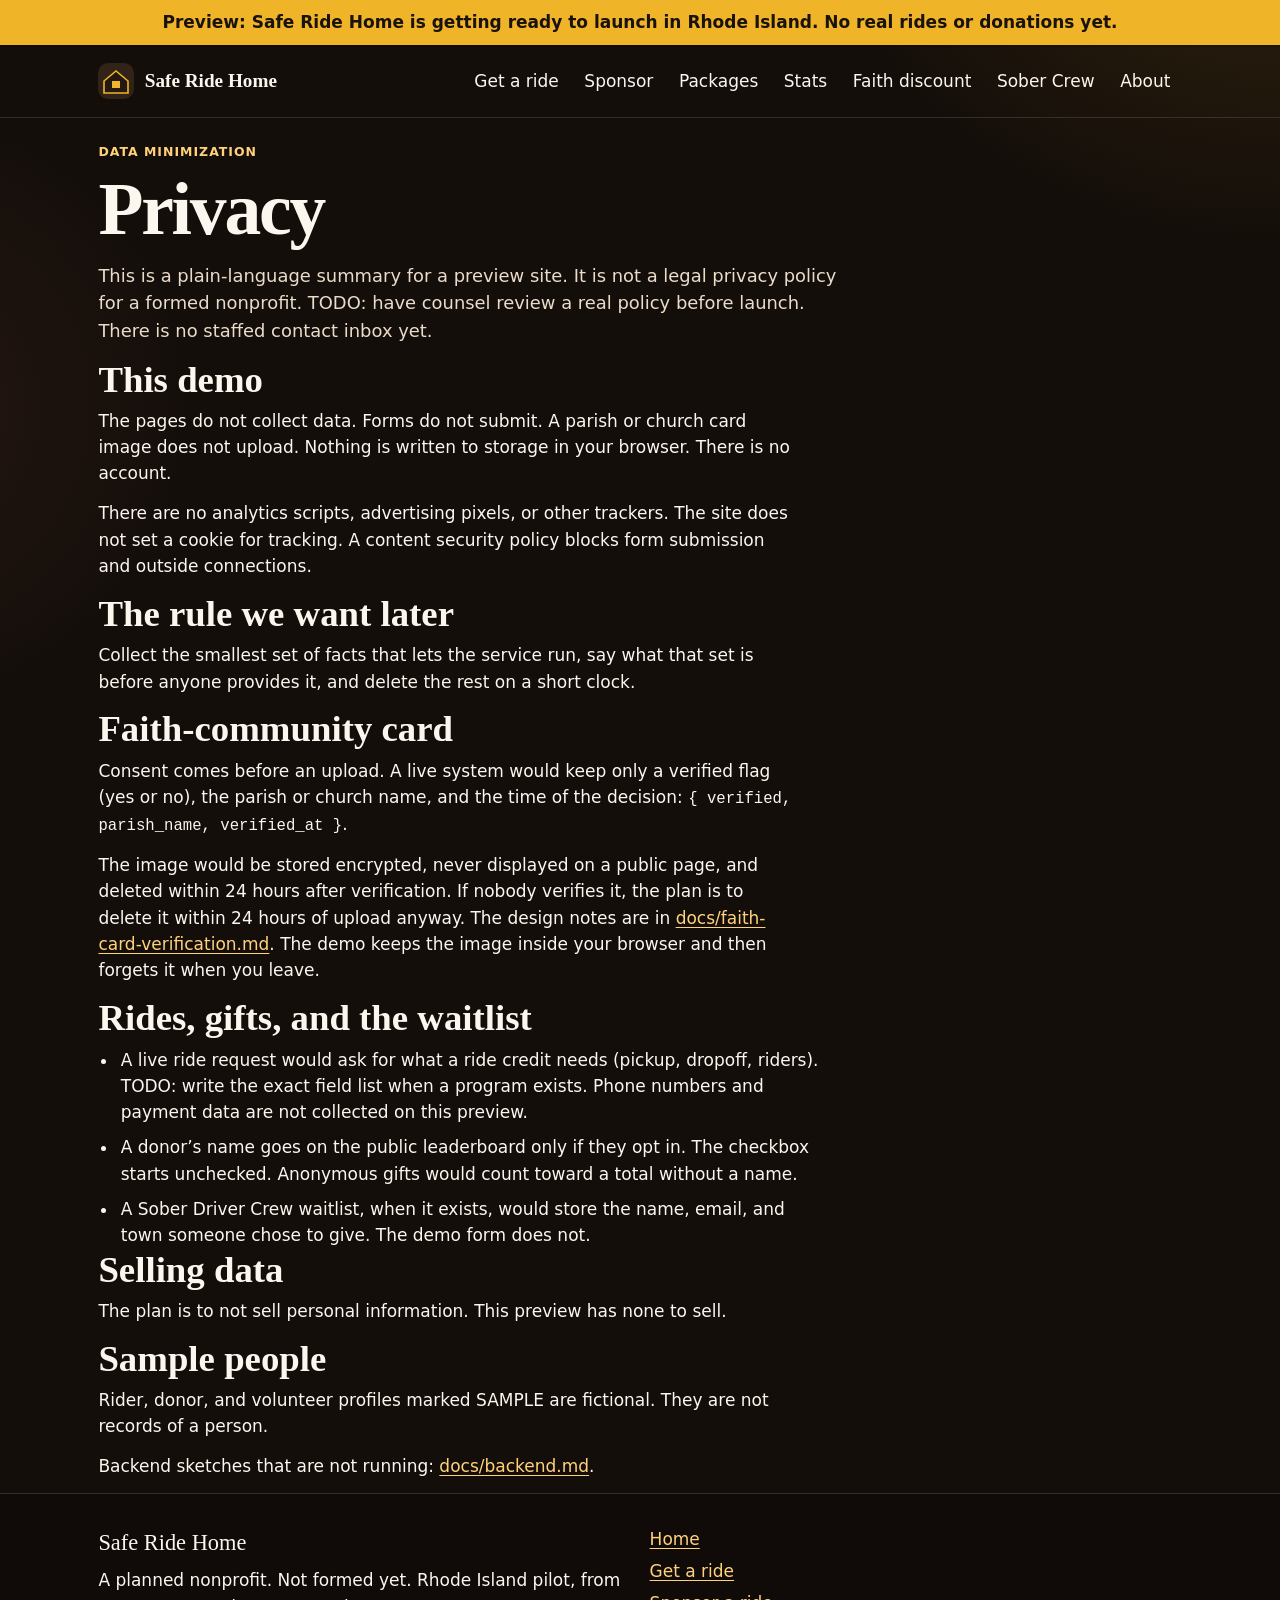
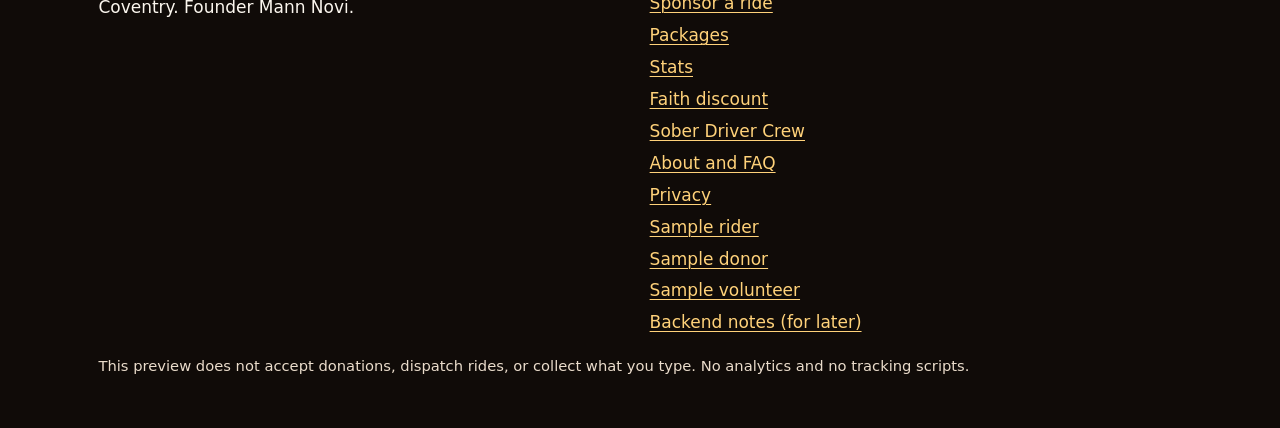
<file: privacy.html>
<!DOCTYPE html>
<html lang="en">
<head>
  <meta charset="utf-8">
  <meta name="viewport" content="width=device-width, initial-scale=1">
  <meta name="description" content="Privacy summary for the Safe Ride Home preview. Data minimization, no trackers, and how a parish card would be handled later.">
  <meta name="theme-color" content="#140e0a">
  <meta name="referrer" content="no-referrer">
  <meta http-equiv="Content-Security-Policy" content="default-src 'self'; img-src 'self' blob: data:; style-src 'self'; script-src 'self'; form-action 'none'; base-uri 'none'; object-src 'none'; connect-src 'none'">
  <title>Privacy · Safe Ride Home</title>
  <link rel="icon" href="favicon.svg" type="image/svg+xml">
  <link rel="stylesheet" href="css/styles.css">
</head>
<body>
  <a class="skip-link" href="#main">Skip to content</a>
  <div class="preview-banner" role="region" aria-label="Preview notice">
    <p>Preview: Safe Ride Home is getting ready to launch in Rhode Island. No real rides or donations yet.</p>
  </div>
  <header class="site-header">
    <div class="wrap header-bar">
      <a class="logo" href="index.html">
        <svg viewBox="0 0 36 36" aria-hidden="true">
          <rect width="36" height="36" rx="10" fill="#312318"/>
          <path d="M6 18 L18 8 L30 18 V30 H6 Z" fill="#241911" stroke="#f0b429" stroke-width="1.6"/>
          <rect x="14" y="18" width="8" height="7" fill="#f0b429"/>
        </svg>
        <span>Safe Ride Home</span>
      </a>
      <input class="nav-check" type="checkbox" id="nav-toggle" aria-controls="site-nav">
      <label class="nav-toggle" for="nav-toggle">
        <span class="menu-open-label">Menu</span>
        <span class="menu-close-label">Close</span>
      </label>
      <nav id="site-nav" class="site-nav" aria-label="Primary">
        <ul>
          <li><a href="request.html">Get a ride</a></li>
          <li><a href="sponsor.html">Sponsor</a></li>
          <li><a href="packages.html">Packages</a></li>
          <li><a href="stats.html">Stats</a></li>
          <li><a href="faith.html">Faith discount</a></li>
          <li><a href="crew.html">Sober Crew</a></li>
          <li><a href="about.html">About</a></li>
        </ul>
      </nav>
    </div>
  </header>
  <main id="main" tabindex="-1">
    <div class="wrap page-intro prose">
      <p class="kicker">Data minimization</p>
      <h1>Privacy</h1>
      <p class="lede">This is a plain-language summary for a preview site. It is not a legal privacy policy for a formed nonprofit. TODO: have counsel review a real policy before launch. There is no staffed contact inbox yet.</p>
      <h2>This demo</h2>
      <p>The pages do not collect data. Forms do not submit. A parish or church card image does not upload. Nothing is written to storage in your browser. There is no account.</p>
      <p>There are no analytics scripts, advertising pixels, or other trackers. The site does not set a cookie for tracking. A content security policy blocks form submission and outside connections.</p>
      <h2>The rule we want later</h2>
      <p>Collect the smallest set of facts that lets the service run, say what that set is before anyone provides it, and delete the rest on a short clock.</p>
      <h2>Faith-community card</h2>
      <p>Consent comes before an upload. A live system would keep only a verified flag (yes or no), the parish or church name, and the time of the decision: <code>{ verified, parish_name, verified_at }</code>.</p>
      <p>The image would be stored encrypted, never displayed on a public page, and deleted within 24 hours after verification. If nobody verifies it, the plan is to delete it within 24 hours of upload anyway. The design notes are in <a href="docs/faith-card-verification.md">docs/faith-card-verification.md</a>. The demo keeps the image inside your browser and then forgets it when you leave.</p>
      <h2>Rides, gifts, and the waitlist</h2>
      <ul class="note-list">
        <li>A live ride request would ask for what a ride credit needs (pickup, dropoff, riders). TODO: write the exact field list when a program exists. Phone numbers and payment data are not collected on this preview.</li>
        <li>A donor’s name goes on the public leaderboard only if they opt in. The checkbox starts unchecked. Anonymous gifts would count toward a total without a name.</li>
        <li>A Sober Driver Crew waitlist, when it exists, would store the name, email, and town someone chose to give. The demo form does not.</li>
      </ul>
      <h2>Selling data</h2>
      <p>The plan is to not sell personal information. This preview has none to sell.</p>
      <h2>Sample people</h2>
      <p>Rider, donor, and volunteer profiles marked SAMPLE are fictional. They are not records of a person.</p>
      <p>Backend sketches that are not running: <a href="docs/backend.md">docs/backend.md</a>.</p>
    </div>
  </main>
  <footer class="site-footer">
    <div class="wrap footer-grid">
      <div>
        <p class="footer-brand">Safe Ride Home</p>
        <p>A planned nonprofit. Not formed yet. Rhode Island pilot, from Coventry. Founder Mann Novi.</p>
      </div>
      <nav aria-label="Footer">
        <ul>
          <li><a href="index.html">Home</a></li>
          <li><a href="request.html">Get a ride</a></li>
          <li><a href="sponsor.html">Sponsor a ride</a></li>
          <li><a href="packages.html">Packages</a></li>
          <li><a href="stats.html">Stats</a></li>
          <li><a href="faith.html">Faith discount</a></li>
          <li><a href="crew.html">Sober Driver Crew</a></li>
          <li><a href="about.html">About and FAQ</a></li>
          <li><a href="privacy.html">Privacy</a></li>
          <li><a href="profile-rider.html">Sample rider</a></li>
          <li><a href="profile-donor.html">Sample donor</a></li>
          <li><a href="profile-volunteer.html">Sample volunteer</a></li>
          <li><a href="docs/backend.md">Backend notes (for later)</a></li>
        </ul>
      </nav>
    </div>
    <div class="wrap">
      <p class="footer-fine">This preview does not accept donations, dispatch rides, or collect what you type. No analytics and no tracking scripts.</p>
    </div>
  </footer>
  <script src="js/flags.js"></script>
  <script src="js/site.js"></script>
</body>
</html>
</file>
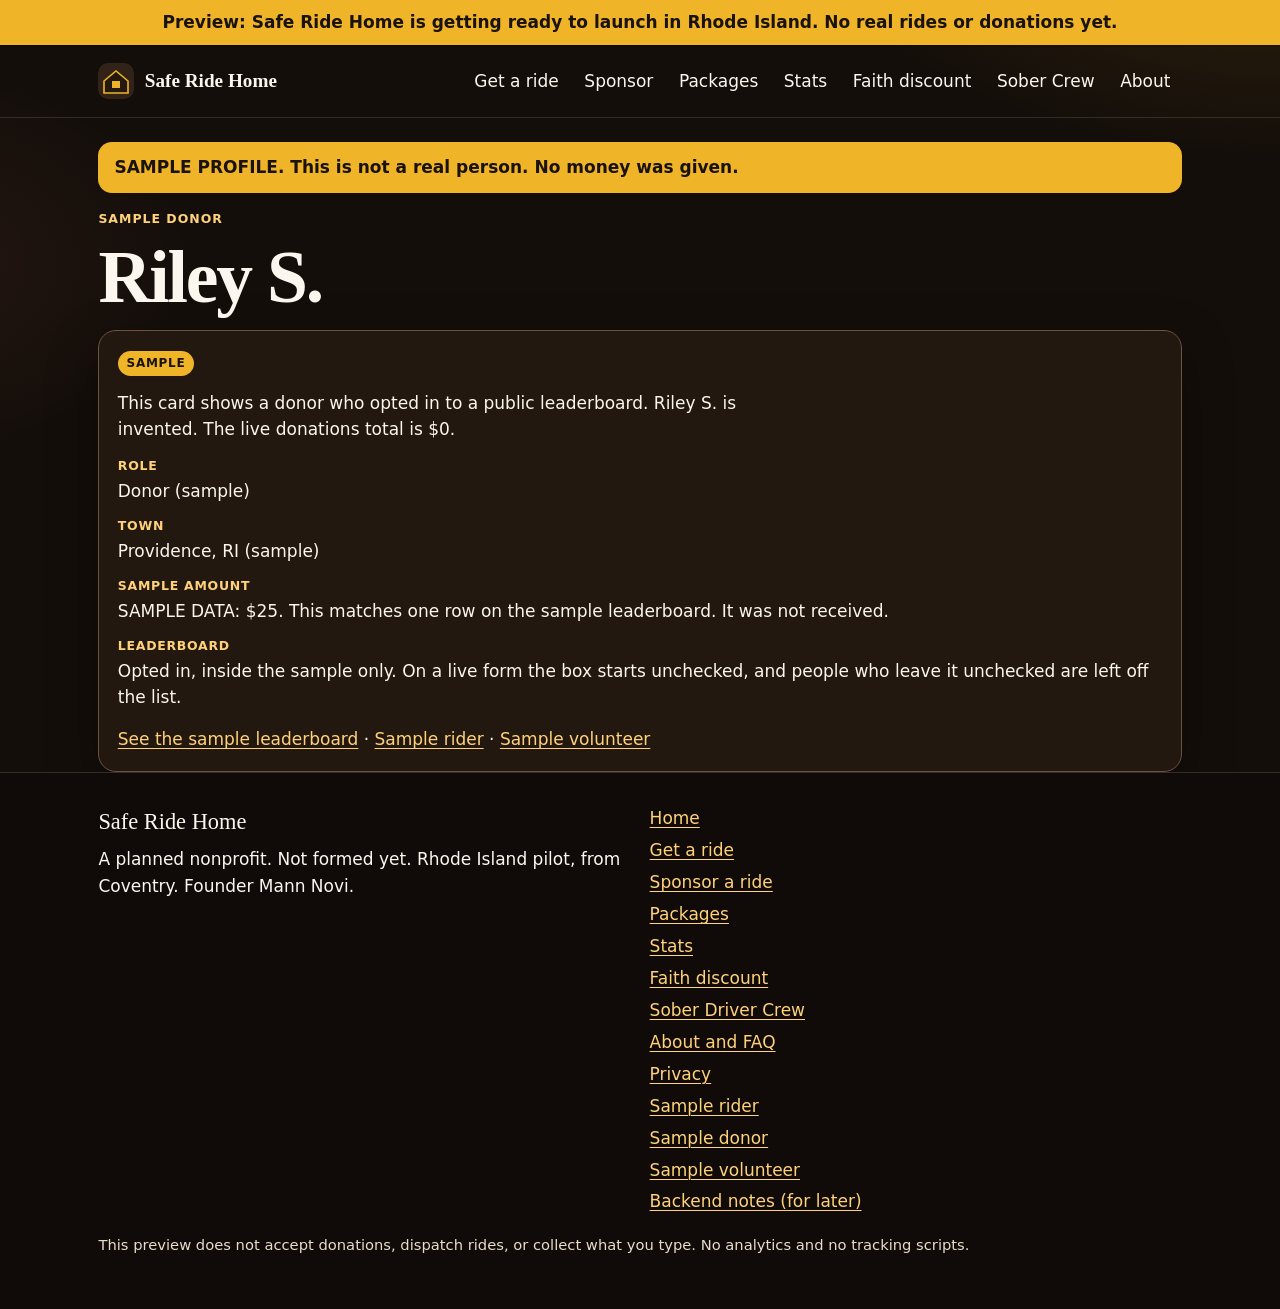
<file: profile-donor.html>
<!DOCTYPE html>
<html lang="en">
<head>
  <meta charset="utf-8">
  <meta name="viewport" content="width=device-width, initial-scale=1">
  <meta name="description" content="Sample donor profile. Riley S. is not a real donor. No money was given.">
  <meta name="theme-color" content="#140e0a">
  <meta name="referrer" content="no-referrer">
  <meta http-equiv="Content-Security-Policy" content="default-src 'self'; img-src 'self' blob: data:; style-src 'self'; script-src 'self'; form-action 'none'; base-uri 'none'; object-src 'none'; connect-src 'none'">
  <title>Sample donor · Safe Ride Home</title>
  <link rel="icon" href="favicon.svg" type="image/svg+xml">
  <link rel="stylesheet" href="css/styles.css">
</head>
<body>
  <a class="skip-link" href="#main">Skip to content</a>
  <div class="preview-banner" role="region" aria-label="Preview notice">
    <p>Preview: Safe Ride Home is getting ready to launch in Rhode Island. No real rides or donations yet.</p>
  </div>
  <header class="site-header">
    <div class="wrap header-bar">
      <a class="logo" href="index.html">
        <svg viewBox="0 0 36 36" aria-hidden="true">
          <rect width="36" height="36" rx="10" fill="#312318"/>
          <path d="M6 18 L18 8 L30 18 V30 H6 Z" fill="#241911" stroke="#f0b429" stroke-width="1.6"/>
          <rect x="14" y="18" width="8" height="7" fill="#f0b429"/>
        </svg>
        <span>Safe Ride Home</span>
      </a>
      <input class="nav-check" type="checkbox" id="nav-toggle" aria-controls="site-nav">
      <label class="nav-toggle" for="nav-toggle">
        <span class="menu-open-label">Menu</span>
        <span class="menu-close-label">Close</span>
      </label>
      <nav id="site-nav" class="site-nav" aria-label="Primary">
        <ul>
          <li><a href="request.html">Get a ride</a></li>
          <li><a href="sponsor.html">Sponsor</a></li>
          <li><a href="packages.html">Packages</a></li>
          <li><a href="stats.html">Stats</a></li>
          <li><a href="faith.html">Faith discount</a></li>
          <li><a href="crew.html">Sober Crew</a></li>
          <li><a href="about.html">About</a></li>
        </ul>
      </nav>
    </div>
  </header>
  <main id="main" tabindex="-1">
    <div class="wrap page-intro">
      <p class="sample-banner">SAMPLE PROFILE. This is not a real person. No money was given.</p>
      <p class="kicker">Sample donor</p>
      <h1>Riley S.</h1>
      <article class="profile-card prose">
        <p><strong class="badge">Sample</strong></p>
        <p>This card shows a donor who opted in to a public leaderboard. Riley S. is invented. The live donations total is $0.</p>
        <dl class="facts">
          <div>
            <dt>Role</dt>
            <dd>Donor (sample)</dd>
          </div>
          <div>
            <dt>Town</dt>
            <dd>Providence, RI (sample)</dd>
          </div>
          <div>
            <dt>Sample amount</dt>
            <dd>SAMPLE DATA: $25. This matches one row on the sample leaderboard. It was not received.</dd>
          </div>
          <div>
            <dt>Leaderboard</dt>
            <dd>Opted in, inside the sample only. On a live form the box starts unchecked, and people who leave it unchecked are left off the list.</dd>
          </div>
        </dl>
        <p class="more-link"><a href="stats.html">See the sample leaderboard</a> · <a href="profile-rider.html">Sample rider</a> · <a href="profile-volunteer.html">Sample volunteer</a></p>
      </article>
    </div>
  </main>
  <footer class="site-footer">
    <div class="wrap footer-grid">
      <div>
        <p class="footer-brand">Safe Ride Home</p>
        <p>A planned nonprofit. Not formed yet. Rhode Island pilot, from Coventry. Founder Mann Novi.</p>
      </div>
      <nav aria-label="Footer">
        <ul>
          <li><a href="index.html">Home</a></li>
          <li><a href="request.html">Get a ride</a></li>
          <li><a href="sponsor.html">Sponsor a ride</a></li>
          <li><a href="packages.html">Packages</a></li>
          <li><a href="stats.html">Stats</a></li>
          <li><a href="faith.html">Faith discount</a></li>
          <li><a href="crew.html">Sober Driver Crew</a></li>
          <li><a href="about.html">About and FAQ</a></li>
          <li><a href="privacy.html">Privacy</a></li>
          <li><a href="profile-rider.html">Sample rider</a></li>
          <li><a href="profile-donor.html">Sample donor</a></li>
          <li><a href="profile-volunteer.html">Sample volunteer</a></li>
          <li><a href="docs/backend.md">Backend notes (for later)</a></li>
        </ul>
      </nav>
    </div>
    <div class="wrap">
      <p class="footer-fine">This preview does not accept donations, dispatch rides, or collect what you type. No analytics and no tracking scripts.</p>
    </div>
  </footer>
  <script src="js/flags.js"></script>
  <script src="js/site.js"></script>
</body>
</html>
</file>
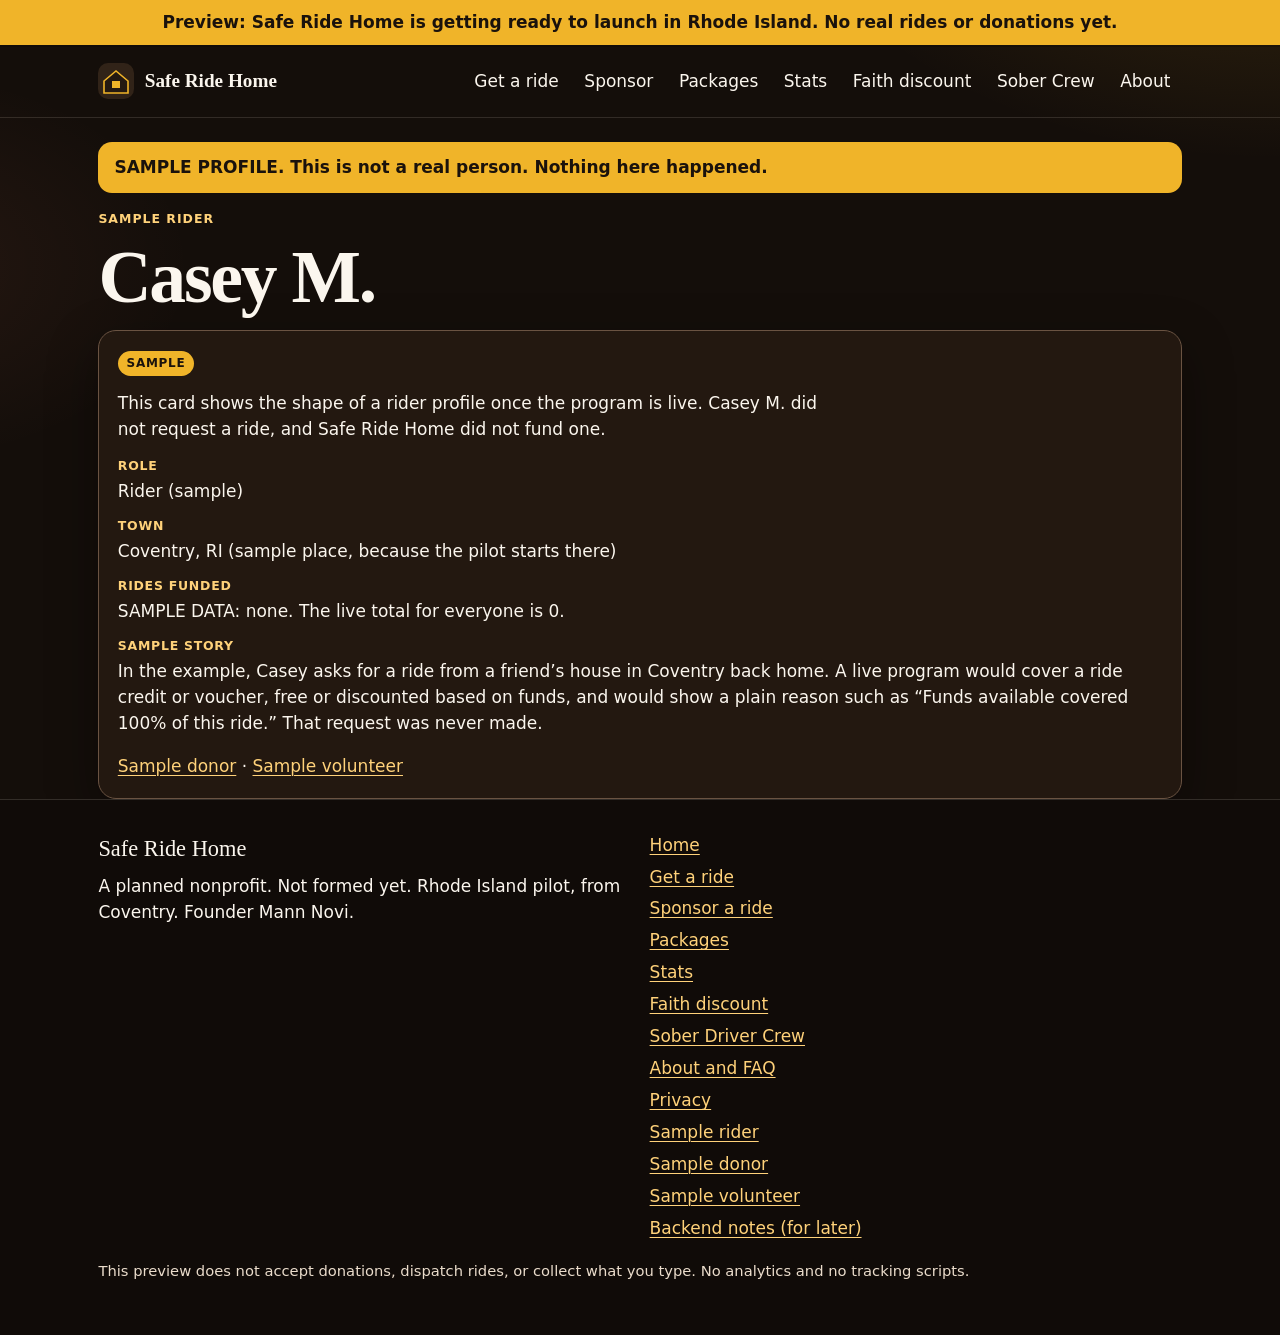
<file: profile-rider.html>
<!DOCTYPE html>
<html lang="en">
<head>
  <meta charset="utf-8">
  <meta name="viewport" content="width=device-width, initial-scale=1">
  <meta name="description" content="Sample rider profile. Casey M. is not a real person. Safe Ride Home preview.">
  <meta name="theme-color" content="#140e0a">
  <meta name="referrer" content="no-referrer">
  <meta http-equiv="Content-Security-Policy" content="default-src 'self'; img-src 'self' blob: data:; style-src 'self'; script-src 'self'; form-action 'none'; base-uri 'none'; object-src 'none'; connect-src 'none'">
  <title>Sample rider · Safe Ride Home</title>
  <link rel="icon" href="favicon.svg" type="image/svg+xml">
  <link rel="stylesheet" href="css/styles.css">
</head>
<body>
  <a class="skip-link" href="#main">Skip to content</a>
  <div class="preview-banner" role="region" aria-label="Preview notice">
    <p>Preview: Safe Ride Home is getting ready to launch in Rhode Island. No real rides or donations yet.</p>
  </div>
  <header class="site-header">
    <div class="wrap header-bar">
      <a class="logo" href="index.html">
        <svg viewBox="0 0 36 36" aria-hidden="true">
          <rect width="36" height="36" rx="10" fill="#312318"/>
          <path d="M6 18 L18 8 L30 18 V30 H6 Z" fill="#241911" stroke="#f0b429" stroke-width="1.6"/>
          <rect x="14" y="18" width="8" height="7" fill="#f0b429"/>
        </svg>
        <span>Safe Ride Home</span>
      </a>
      <input class="nav-check" type="checkbox" id="nav-toggle" aria-controls="site-nav">
      <label class="nav-toggle" for="nav-toggle">
        <span class="menu-open-label">Menu</span>
        <span class="menu-close-label">Close</span>
      </label>
      <nav id="site-nav" class="site-nav" aria-label="Primary">
        <ul>
          <li><a href="request.html">Get a ride</a></li>
          <li><a href="sponsor.html">Sponsor</a></li>
          <li><a href="packages.html">Packages</a></li>
          <li><a href="stats.html">Stats</a></li>
          <li><a href="faith.html">Faith discount</a></li>
          <li><a href="crew.html">Sober Crew</a></li>
          <li><a href="about.html">About</a></li>
        </ul>
      </nav>
    </div>
  </header>
  <main id="main" tabindex="-1">
    <div class="wrap page-intro">
      <p class="sample-banner">SAMPLE PROFILE. This is not a real person. Nothing here happened.</p>
      <p class="kicker">Sample rider</p>
      <h1>Casey M.</h1>
      <article class="profile-card prose">
        <p><strong class="badge">Sample</strong></p>
        <p>This card shows the shape of a rider profile once the program is live. Casey M. did not request a ride, and Safe Ride Home did not fund one.</p>
        <dl class="facts">
          <div>
            <dt>Role</dt>
            <dd>Rider (sample)</dd>
          </div>
          <div>
            <dt>Town</dt>
            <dd>Coventry, RI (sample place, because the pilot starts there)</dd>
          </div>
          <div>
            <dt>Rides funded</dt>
            <dd>SAMPLE DATA: none. The live total for everyone is 0.</dd>
          </div>
          <div>
            <dt>Sample story</dt>
            <dd>In the example, Casey asks for a ride from a friend’s house in Coventry back home. A live program would cover a ride credit or voucher, free or discounted based on funds, and would show a plain reason such as “Funds available covered 100% of this ride.” That request was never made.</dd>
          </div>
        </dl>
        <p class="more-link"><a href="profile-donor.html">Sample donor</a> · <a href="profile-volunteer.html">Sample volunteer</a></p>
      </article>
    </div>
  </main>
  <footer class="site-footer">
    <div class="wrap footer-grid">
      <div>
        <p class="footer-brand">Safe Ride Home</p>
        <p>A planned nonprofit. Not formed yet. Rhode Island pilot, from Coventry. Founder Mann Novi.</p>
      </div>
      <nav aria-label="Footer">
        <ul>
          <li><a href="index.html">Home</a></li>
          <li><a href="request.html">Get a ride</a></li>
          <li><a href="sponsor.html">Sponsor a ride</a></li>
          <li><a href="packages.html">Packages</a></li>
          <li><a href="stats.html">Stats</a></li>
          <li><a href="faith.html">Faith discount</a></li>
          <li><a href="crew.html">Sober Driver Crew</a></li>
          <li><a href="about.html">About and FAQ</a></li>
          <li><a href="privacy.html">Privacy</a></li>
          <li><a href="profile-rider.html">Sample rider</a></li>
          <li><a href="profile-donor.html">Sample donor</a></li>
          <li><a href="profile-volunteer.html">Sample volunteer</a></li>
          <li><a href="docs/backend.md">Backend notes (for later)</a></li>
        </ul>
      </nav>
    </div>
    <div class="wrap">
      <p class="footer-fine">This preview does not accept donations, dispatch rides, or collect what you type. No analytics and no tracking scripts.</p>
    </div>
  </footer>
  <script src="js/flags.js"></script>
  <script src="js/site.js"></script>
</body>
</html>
</file>
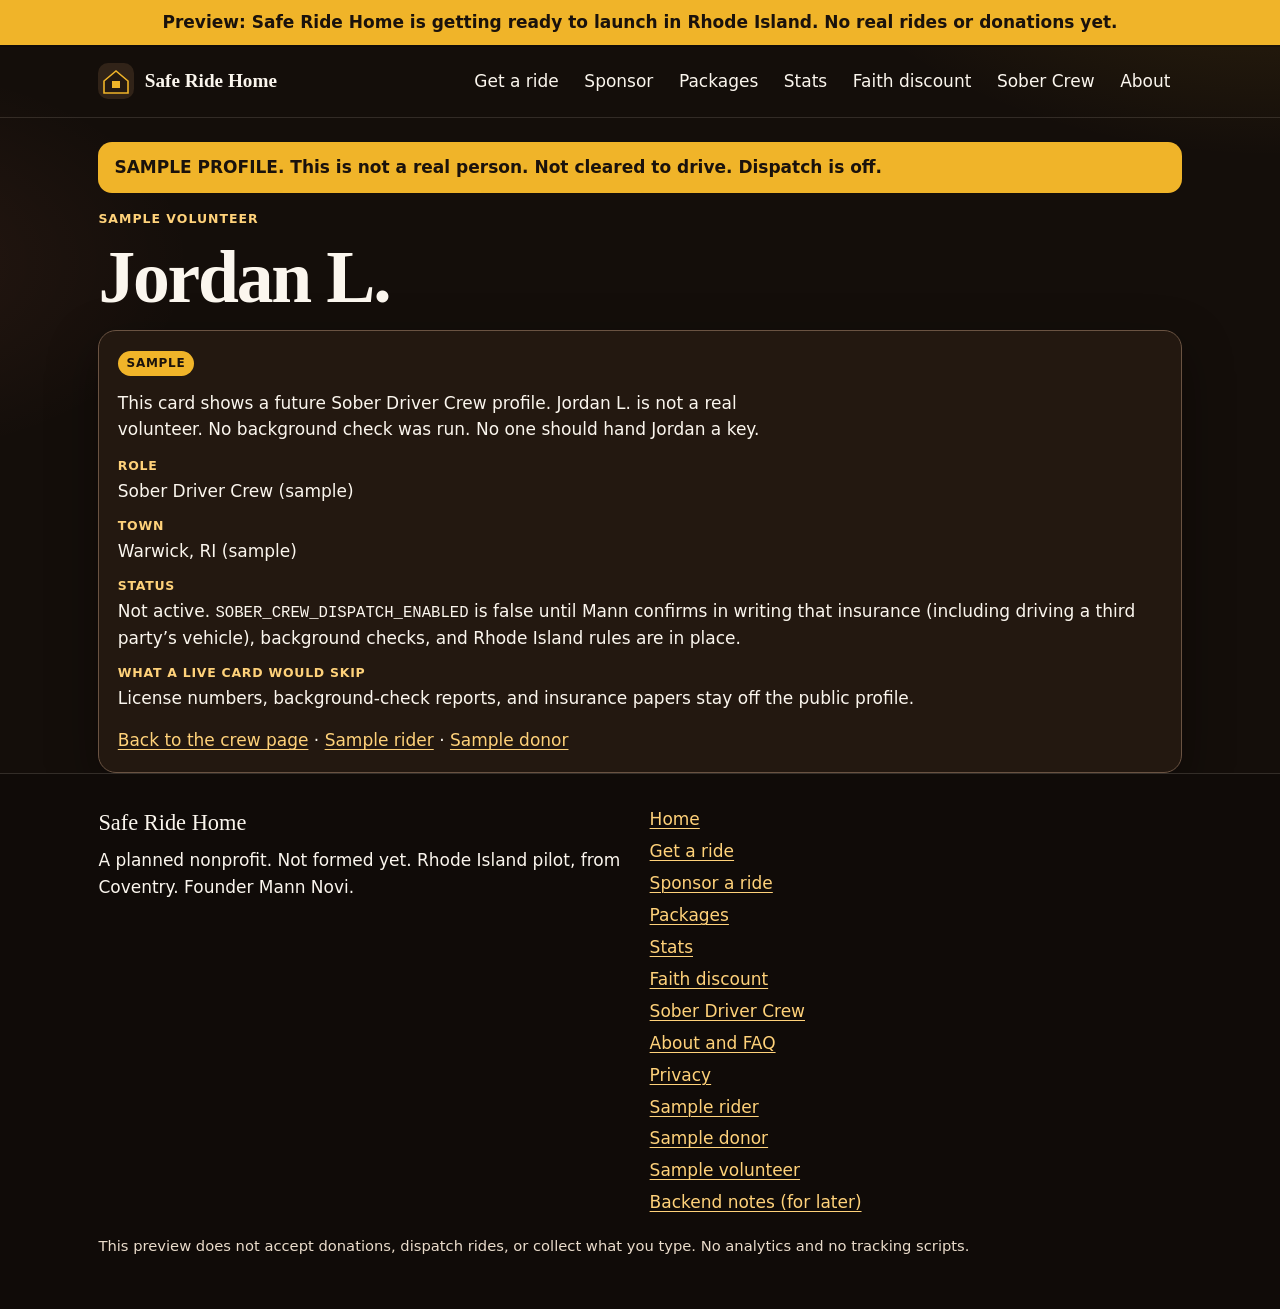
<file: profile-volunteer.html>
<!DOCTYPE html>
<html lang="en">
<head>
  <meta charset="utf-8">
  <meta name="viewport" content="width=device-width, initial-scale=1">
  <meta name="description" content="Sample volunteer profile. Jordan L. is not a real person and is not cleared to drive.">
  <meta name="theme-color" content="#140e0a">
  <meta name="referrer" content="no-referrer">
  <meta http-equiv="Content-Security-Policy" content="default-src 'self'; img-src 'self' blob: data:; style-src 'self'; script-src 'self'; form-action 'none'; base-uri 'none'; object-src 'none'; connect-src 'none'">
  <title>Sample volunteer · Safe Ride Home</title>
  <link rel="icon" href="favicon.svg" type="image/svg+xml">
  <link rel="stylesheet" href="css/styles.css">
</head>
<body>
  <a class="skip-link" href="#main">Skip to content</a>
  <div class="preview-banner" role="region" aria-label="Preview notice">
    <p>Preview: Safe Ride Home is getting ready to launch in Rhode Island. No real rides or donations yet.</p>
  </div>
  <header class="site-header">
    <div class="wrap header-bar">
      <a class="logo" href="index.html">
        <svg viewBox="0 0 36 36" aria-hidden="true">
          <rect width="36" height="36" rx="10" fill="#312318"/>
          <path d="M6 18 L18 8 L30 18 V30 H6 Z" fill="#241911" stroke="#f0b429" stroke-width="1.6"/>
          <rect x="14" y="18" width="8" height="7" fill="#f0b429"/>
        </svg>
        <span>Safe Ride Home</span>
      </a>
      <input class="nav-check" type="checkbox" id="nav-toggle" aria-controls="site-nav">
      <label class="nav-toggle" for="nav-toggle">
        <span class="menu-open-label">Menu</span>
        <span class="menu-close-label">Close</span>
      </label>
      <nav id="site-nav" class="site-nav" aria-label="Primary">
        <ul>
          <li><a href="request.html">Get a ride</a></li>
          <li><a href="sponsor.html">Sponsor</a></li>
          <li><a href="packages.html">Packages</a></li>
          <li><a href="stats.html">Stats</a></li>
          <li><a href="faith.html">Faith discount</a></li>
          <li><a href="crew.html">Sober Crew</a></li>
          <li><a href="about.html">About</a></li>
        </ul>
      </nav>
    </div>
  </header>
  <main id="main" tabindex="-1">
    <div class="wrap page-intro">
      <p class="sample-banner">SAMPLE PROFILE. This is not a real person. Not cleared to drive. Dispatch is off.</p>
      <p class="kicker">Sample volunteer</p>
      <h1>Jordan L.</h1>
      <article class="profile-card prose">
        <p><strong class="badge">Sample</strong></p>
        <p>This card shows a future Sober Driver Crew profile. Jordan L. is not a real volunteer. No background check was run. No one should hand Jordan a key.</p>
        <dl class="facts">
          <div>
            <dt>Role</dt>
            <dd>Sober Driver Crew (sample)</dd>
          </div>
          <div>
            <dt>Town</dt>
            <dd>Warwick, RI (sample)</dd>
          </div>
          <div>
            <dt>Status</dt>
            <dd>Not active. <code>SOBER_CREW_DISPATCH_ENABLED</code> is false until Mann confirms in writing that insurance (including driving a third party’s vehicle), background checks, and Rhode Island rules are in place.</dd>
          </div>
          <div>
            <dt>What a live card would skip</dt>
            <dd>License numbers, background-check reports, and insurance papers stay off the public profile.</dd>
          </div>
        </dl>
        <p class="more-link"><a href="crew.html">Back to the crew page</a> · <a href="profile-rider.html">Sample rider</a> · <a href="profile-donor.html">Sample donor</a></p>
      </article>
    </div>
  </main>
  <footer class="site-footer">
    <div class="wrap footer-grid">
      <div>
        <p class="footer-brand">Safe Ride Home</p>
        <p>A planned nonprofit. Not formed yet. Rhode Island pilot, from Coventry. Founder Mann Novi.</p>
      </div>
      <nav aria-label="Footer">
        <ul>
          <li><a href="index.html">Home</a></li>
          <li><a href="request.html">Get a ride</a></li>
          <li><a href="sponsor.html">Sponsor a ride</a></li>
          <li><a href="packages.html">Packages</a></li>
          <li><a href="stats.html">Stats</a></li>
          <li><a href="faith.html">Faith discount</a></li>
          <li><a href="crew.html">Sober Driver Crew</a></li>
          <li><a href="about.html">About and FAQ</a></li>
          <li><a href="privacy.html">Privacy</a></li>
          <li><a href="profile-rider.html">Sample rider</a></li>
          <li><a href="profile-donor.html">Sample donor</a></li>
          <li><a href="profile-volunteer.html">Sample volunteer</a></li>
          <li><a href="docs/backend.md">Backend notes (for later)</a></li>
        </ul>
      </nav>
    </div>
    <div class="wrap">
      <p class="footer-fine">This preview does not accept donations, dispatch rides, or collect what you type. No analytics and no tracking scripts.</p>
    </div>
  </footer>
  <script src="js/flags.js"></script>
  <script src="js/site.js"></script>
</body>
</html>
</file>
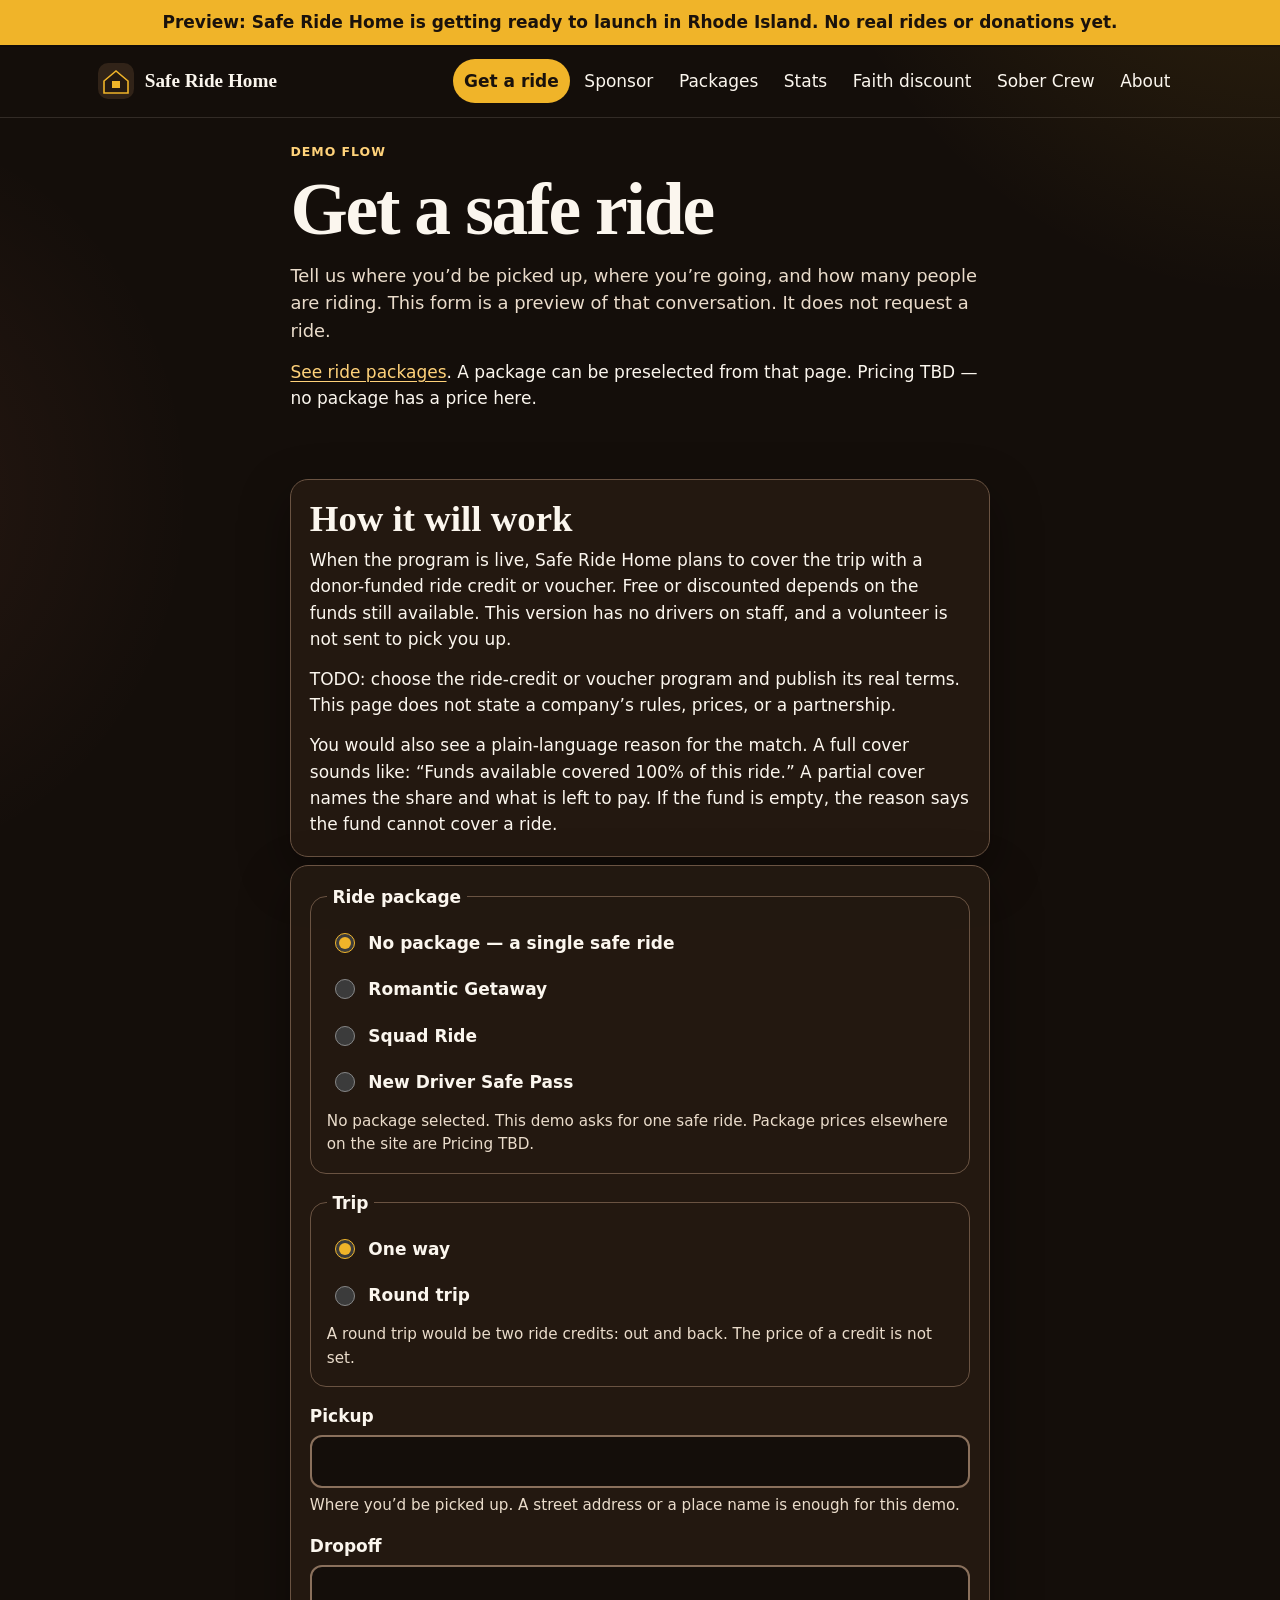
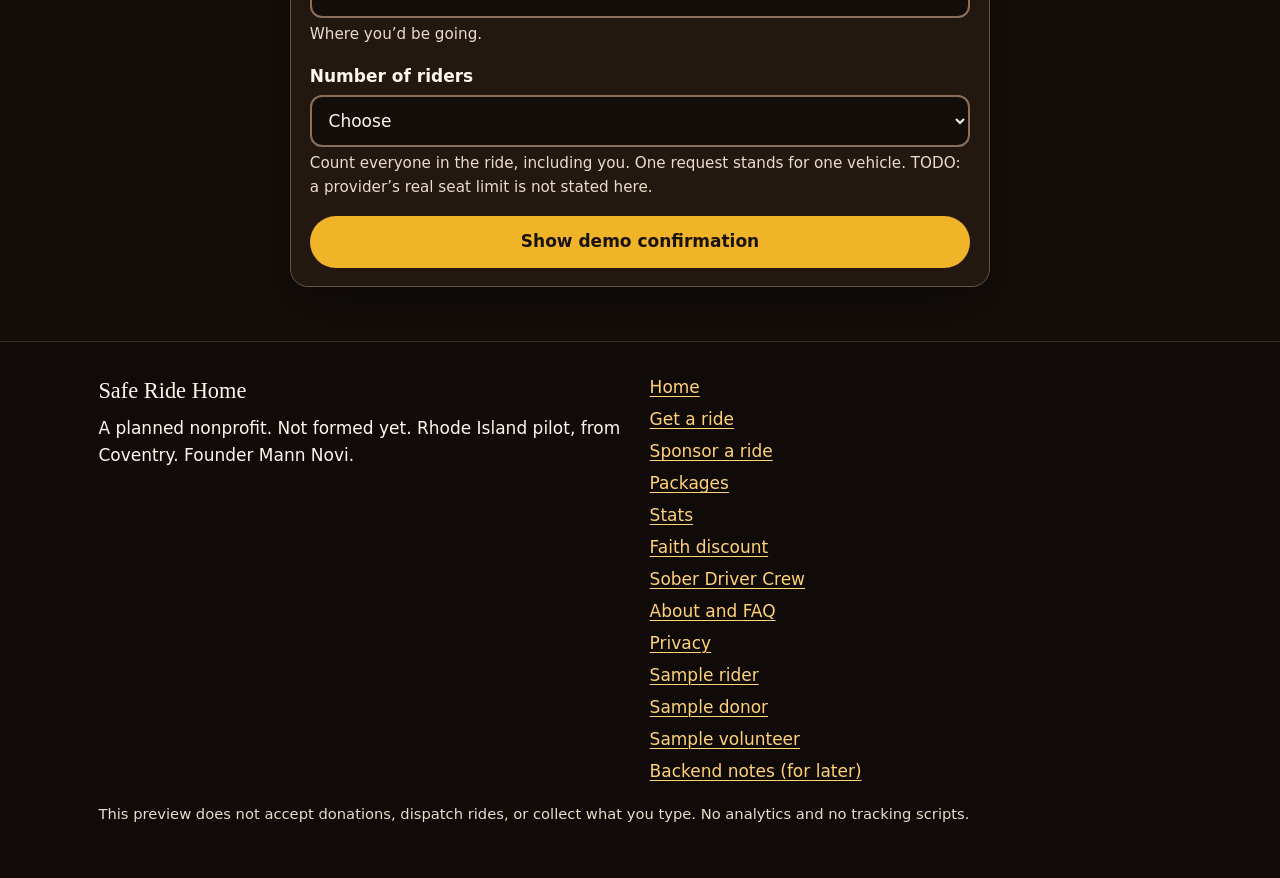
<file: request.html>
<!DOCTYPE html>
<html lang="en">
<head>
  <meta charset="utf-8">
  <meta name="viewport" content="width=device-width, initial-scale=1">
  <meta name="description" content="Demo: request a safe ride. Nothing is sent. Safe Ride Home is a Rhode Island preview.">
  <meta name="theme-color" content="#140e0a">
  <meta name="referrer" content="no-referrer">
  <meta http-equiv="Content-Security-Policy" content="default-src 'self'; img-src 'self' blob: data:; style-src 'self'; script-src 'self'; form-action 'none'; base-uri 'none'; object-src 'none'; connect-src 'none'">
  <title>Get a safe ride (demo) · Safe Ride Home</title>
  <link rel="icon" href="favicon.svg" type="image/svg+xml">
  <link rel="stylesheet" href="css/styles.css">
</head>
<body>
  <a class="skip-link" href="#main">Skip to content</a>
  <div class="preview-banner" role="region" aria-label="Preview notice">
    <p>Preview: Safe Ride Home is getting ready to launch in Rhode Island. No real rides or donations yet.</p>
  </div>
  <header class="site-header">
    <div class="wrap header-bar">
      <a class="logo" href="index.html">
        <svg viewBox="0 0 36 36" aria-hidden="true">
          <rect width="36" height="36" rx="10" fill="#312318"/>
          <path d="M6 18 L18 8 L30 18 V30 H6 Z" fill="#241911" stroke="#f0b429" stroke-width="1.6"/>
          <rect x="14" y="18" width="8" height="7" fill="#f0b429"/>
        </svg>
        <span>Safe Ride Home</span>
      </a>
      <input class="nav-check" type="checkbox" id="nav-toggle" aria-controls="site-nav">
      <label class="nav-toggle" for="nav-toggle">
        <span class="menu-open-label">Menu</span>
        <span class="menu-close-label">Close</span>
      </label>
      <nav id="site-nav" class="site-nav" aria-label="Primary">
        <ul>
          <li><a href="request.html" aria-current="page">Get a ride</a></li>
          <li><a href="sponsor.html">Sponsor</a></li>
          <li><a href="packages.html">Packages</a></li>
          <li><a href="stats.html">Stats</a></li>
          <li><a href="faith.html">Faith discount</a></li>
          <li><a href="crew.html">Sober Crew</a></li>
          <li><a href="about.html">About</a></li>
        </ul>
      </nav>
    </div>
  </header>
  <main id="main" tabindex="-1">
    <div class="wrap page-intro prose narrow">
      <p class="kicker">Demo flow</p>
      <h1>Get a safe ride</h1>
      <p class="lede">Tell us where you’d be picked up, where you’re going, and how many people are riding. This form is a preview of that conversation. It does not request a ride.</p>
      <p><a href="packages.html">See ride packages</a>. A package can be preselected from that page. Pricing TBD — no package has a price here.</p>
    </div>
    <section class="section" aria-labelledby="works-title">
      <div class="wrap narrow">
        <div class="panel prose">
          <h2 id="works-title">How it will work</h2>
          <p>When the program is live, Safe Ride Home plans to cover the trip with a donor-funded ride credit or voucher. Free or discounted depends on the funds still available. This version has no drivers on staff, and a volunteer is not sent to pick you up.</p>
          <p>TODO: choose the ride-credit or voucher program and publish its real terms. This page does not state a company’s rules, prices, or a partnership.</p>
          <p>You would also see a plain-language reason for the match. A full cover sounds like: “Funds available covered 100% of this ride.” A partial cover names the share and what is left to pay. If the fund is empty, the reason says the fund cannot cover a ride.</p>
        </div>
        <form id="request-form" class="form panel" data-demo action="#nothing-sent" method="post">
          <fieldset>
            <legend>Ride package</legend>
            <label class="choice"><input type="radio" name="package" value="none" checked> No package — a single safe ride</label>
            <label class="choice"><input type="radio" name="package" value="romantic"> Romantic Getaway</label>
            <label class="choice"><input type="radio" name="package" value="squad"> Squad Ride</label>
            <label class="choice"><input type="radio" name="package" value="new-driver"> New Driver Safe Pass</label>
            <p id="package-note" class="hint" aria-live="polite">No package selected. Pricing TBD on every package.</p>
          </fieldset>
          <fieldset>
            <legend>Trip</legend>
            <label class="choice"><input type="radio" name="trip" value="one-way" checked> One way</label>
            <label class="choice"><input type="radio" name="trip" value="round"> Round trip</label>
            <p class="hint" id="trip-hint">A round trip would be two ride credits: out and back. The price of a credit is not set.</p>
          </fieldset>
          <div class="field">
            <label for="pickup">Pickup</label>
            <input id="pickup" name="pickup" type="text" required autocomplete="street-address" maxlength="160">
            <p class="hint" id="pickup-hint">Where you’d be picked up. A street address or a place name is enough for this demo.</p>
          </div>
          <div class="field">
            <label for="dropoff">Dropoff</label>
            <input id="dropoff" name="dropoff" type="text" required autocomplete="street-address" maxlength="160">
            <p class="hint" id="dropoff-hint">Where you’d be going.</p>
          </div>
          <div class="field">
            <label for="riders">Number of riders</label>
            <select id="riders" name="riders" required>
              <option value="">Choose</option>
              <option value="1">1</option>
              <option value="2">2</option>
              <option value="3">3</option>
              <option value="4">4</option>
              <option value="5">5</option>
              <option value="6">6</option>
            </select>
            <p class="hint" id="riders-hint">Count everyone in the ride, including you. One request stands for one vehicle. TODO: a provider’s real seat limit is not stated here.</p>
          </div>
          <noscript>
            <p>JavaScript is off, so the on-page confirmation cannot run. This form is not wired to a server, and the page refuses to submit it anywhere.</p>
          </noscript>
          <button class="btn btn-primary" type="submit">Show demo confirmation</button>
        </form>

        <div id="request-confirmation" class="receipt" hidden>
          <div class="receipt-stripe" aria-hidden="true"></div>
          <div class="receipt-body">
            <h2 id="request-confirmation-title" tabindex="-1">Demo confirmation</h2>
            <p>Nothing was sent. No ride was requested. No credit or voucher was issued. No one was contacted. What you typed stayed in this browser and was not saved.</p>
            <h3>What you entered</h3>
            <p>Package: <span id="echo-package" class="echo"></span></p>
            <p>Trip: <span id="echo-trip" class="echo"></span></p>
            <p>Pickup: <span id="echo-pickup" class="echo"></span></p>
            <p>Dropoff: <span id="echo-dropoff" class="echo"></span></p>
            <p>Riders: <span id="echo-riders" class="echo"></span></p>
            <hr class="sep">
            <p><strong class="badge">Sample data</strong></p>
            <h3>Why you got this</h3>
            <p class="why-sentence">Funds available covered 100% of this ride.</p>
            <p>That sentence is a sample of the reason a future match would show. It does not describe your trip. This demo did not look at a fund balance, did not price a ride, and did not match you to a credit. The sentence stays the same no matter what you typed.</p>
            <h3>How that sentence gets chosen later</h3>
            <ol class="note-list">
              <li>Look at donor funds still available.</li>
              <li>Look at the price of a ride credit or voucher for the trip. TODO: that price has to come from the real program. It is not set on this site.</li>
              <li>If the funds cover the whole price, the ride is free and the reason reads: “Funds available covered 100% of this ride.”</li>
              <li>If the funds cover part of the price, the reason names the share covered and what is left to pay.</li>
              <li>If the funds cover none of it, the reason says the fund cannot cover a ride.</li>
            </ol>
          </div>
        </div>
      </div>
    </section>
  </main>
  <footer class="site-footer">
    <div class="wrap footer-grid">
      <div>
        <p class="footer-brand">Safe Ride Home</p>
        <p>A planned nonprofit. Not formed yet. Rhode Island pilot, from Coventry. Founder Mann Novi.</p>
      </div>
      <nav aria-label="Footer">
        <ul>
          <li><a href="index.html">Home</a></li>
          <li><a href="request.html">Get a ride</a></li>
          <li><a href="sponsor.html">Sponsor a ride</a></li>
          <li><a href="packages.html">Packages</a></li>
          <li><a href="stats.html">Stats</a></li>
          <li><a href="faith.html">Faith discount</a></li>
          <li><a href="crew.html">Sober Driver Crew</a></li>
          <li><a href="about.html">About and FAQ</a></li>
          <li><a href="privacy.html">Privacy</a></li>
          <li><a href="profile-rider.html">Sample rider</a></li>
          <li><a href="profile-donor.html">Sample donor</a></li>
          <li><a href="profile-volunteer.html">Sample volunteer</a></li>
          <li><a href="docs/backend.md">Backend notes (for later)</a></li>
        </ul>
      </nav>
    </div>
    <div class="wrap">
      <p class="footer-fine">This preview does not accept donations, dispatch rides, or collect what you type. No analytics and no tracking scripts.</p>
    </div>
  </footer>
  <script src="js/flags.js"></script>
  <script src="js/site.js"></script>
  <script src="js/packages.js"></script>
  <script src="js/request.js"></script>
</body>
</html>
</file>
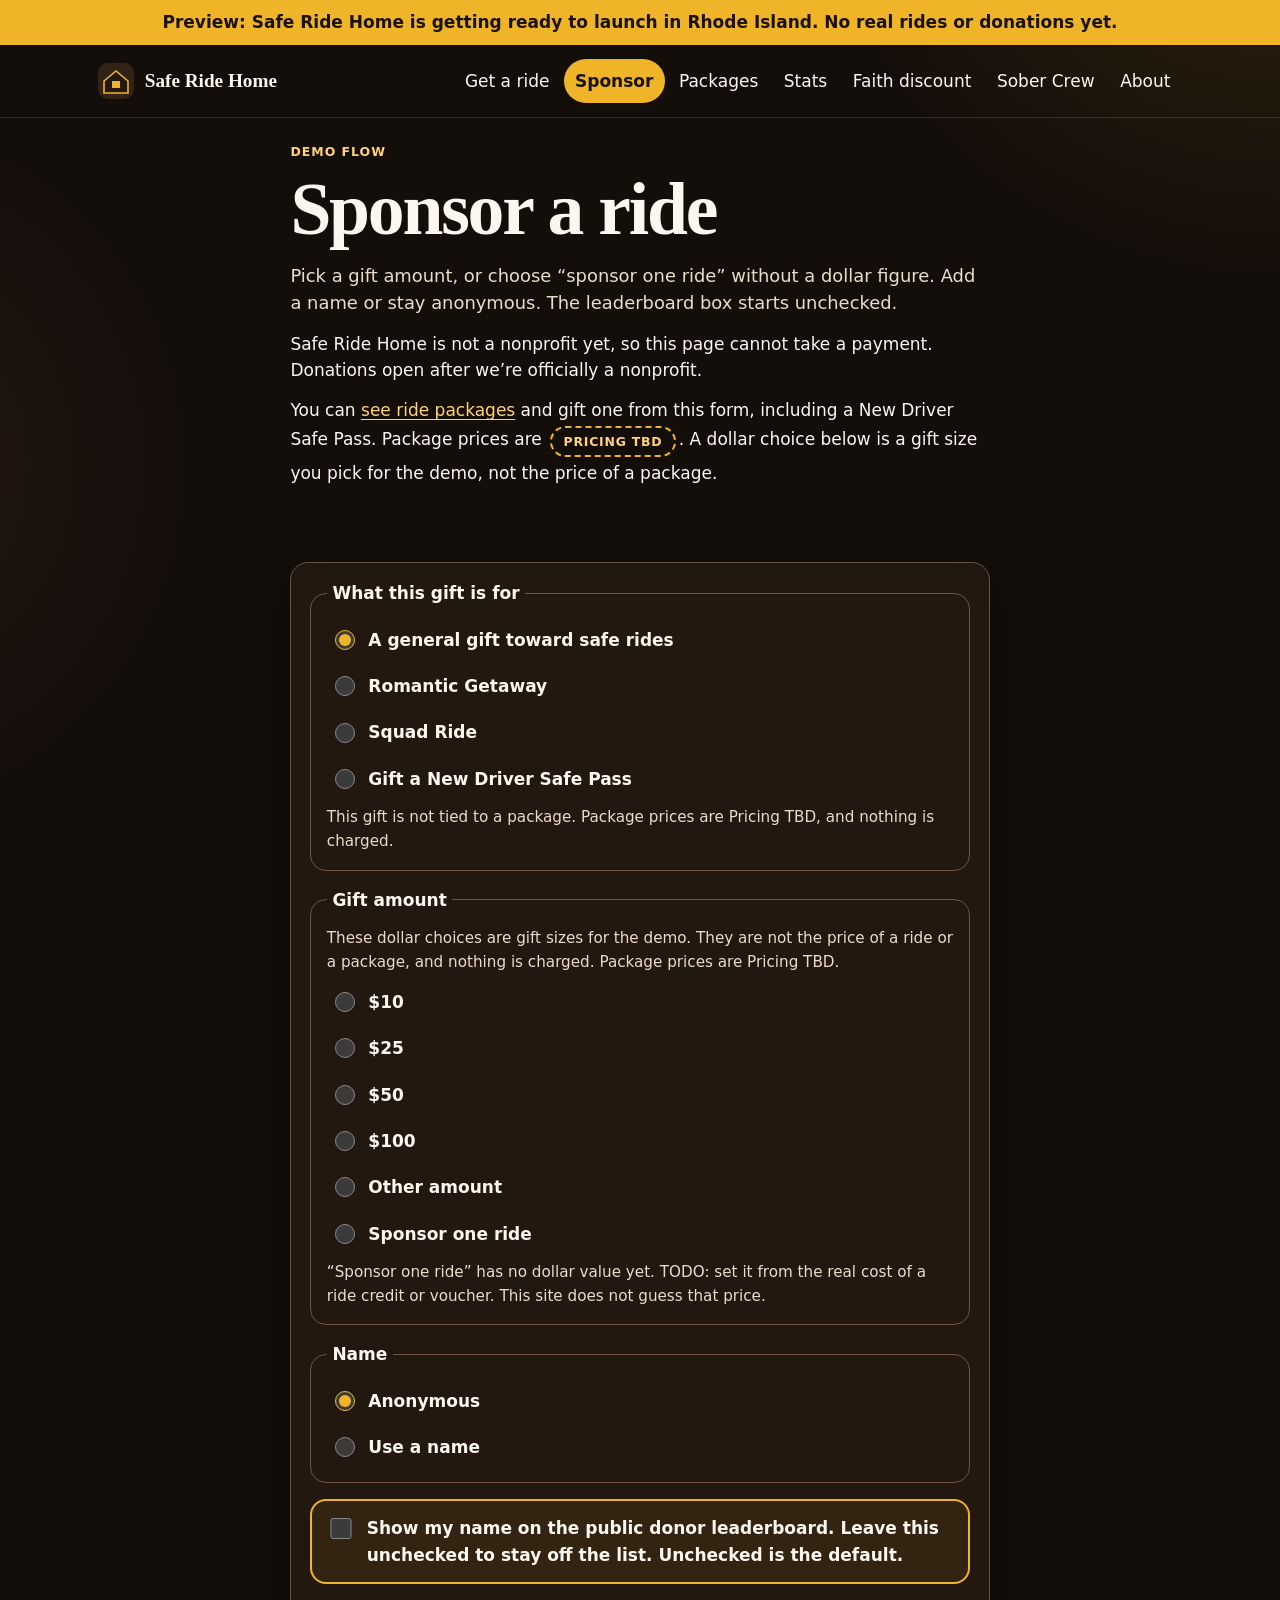
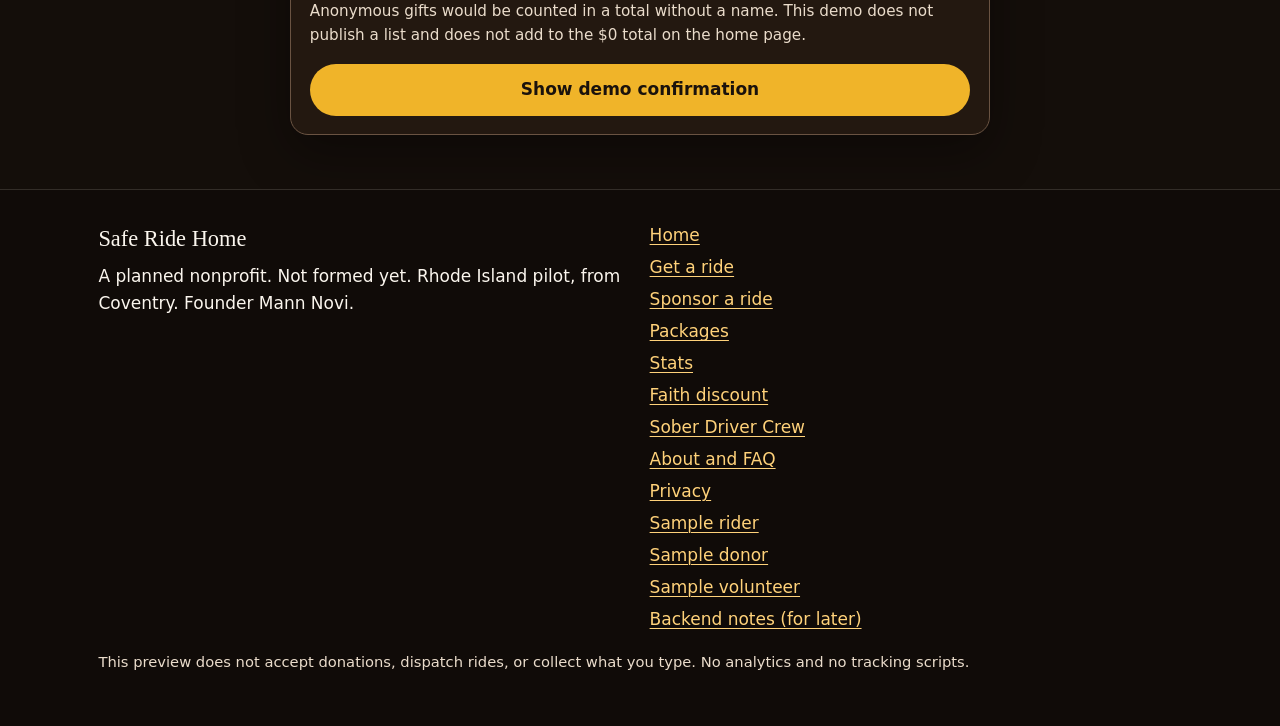
<file: sponsor.html>
<!DOCTYPE html>
<html lang="en">
<head>
  <meta charset="utf-8">
  <meta name="viewport" content="width=device-width, initial-scale=1">
  <meta name="description" content="Demo: sponsor a ride. No payment is processed. Donations open after Safe Ride Home is officially a nonprofit.">
  <meta name="theme-color" content="#140e0a">
  <meta name="referrer" content="no-referrer">
  <meta http-equiv="Content-Security-Policy" content="default-src 'self'; img-src 'self' blob: data:; style-src 'self'; script-src 'self'; form-action 'none'; base-uri 'none'; object-src 'none'; connect-src 'none'">
  <title>Sponsor a ride (demo) · Safe Ride Home</title>
  <link rel="icon" href="favicon.svg" type="image/svg+xml">
  <link rel="stylesheet" href="css/styles.css">
</head>
<body>
  <a class="skip-link" href="#main">Skip to content</a>
  <div class="preview-banner" role="region" aria-label="Preview notice">
    <p>Preview: Safe Ride Home is getting ready to launch in Rhode Island. No real rides or donations yet.</p>
  </div>
  <header class="site-header">
    <div class="wrap header-bar">
      <a class="logo" href="index.html">
        <svg viewBox="0 0 36 36" aria-hidden="true">
          <rect width="36" height="36" rx="10" fill="#312318"/>
          <path d="M6 18 L18 8 L30 18 V30 H6 Z" fill="#241911" stroke="#f0b429" stroke-width="1.6"/>
          <rect x="14" y="18" width="8" height="7" fill="#f0b429"/>
        </svg>
        <span>Safe Ride Home</span>
      </a>
      <input class="nav-check" type="checkbox" id="nav-toggle" aria-controls="site-nav">
      <label class="nav-toggle" for="nav-toggle">
        <span class="menu-open-label">Menu</span>
        <span class="menu-close-label">Close</span>
      </label>
      <nav id="site-nav" class="site-nav" aria-label="Primary">
        <ul>
          <li><a href="request.html">Get a ride</a></li>
          <li><a href="sponsor.html" aria-current="page">Sponsor</a></li>
          <li><a href="packages.html">Packages</a></li>
          <li><a href="stats.html">Stats</a></li>
          <li><a href="faith.html">Faith discount</a></li>
          <li><a href="crew.html">Sober Crew</a></li>
          <li><a href="about.html">About</a></li>
        </ul>
      </nav>
    </div>
  </header>
  <main id="main" tabindex="-1">
    <div class="wrap page-intro prose narrow">
      <p class="kicker">Demo flow</p>
      <h1>Sponsor a ride</h1>
      <p class="lede">Pick a gift amount, or choose “sponsor one ride” without a dollar figure. Add a name or stay anonymous. The leaderboard box starts unchecked.</p>
      <p>Safe Ride Home is not a nonprofit yet, so this page cannot take a payment. Donations open after we’re officially a nonprofit.</p>
      <p>You can <a href="packages.html">see ride packages</a> and gift one from this form, including a New Driver Safe Pass. Package prices are <strong class="price-tag">Pricing TBD</strong>. A dollar choice below is a gift size you pick for the demo, not the price of a package.</p>
    </div>
    <section class="section" aria-labelledby="gift-title">
      <div class="wrap narrow">
        <form id="sponsor-form" class="form panel" data-demo action="#nothing-sent" method="post">
          <fieldset>
            <legend>What this gift is for</legend>
            <label class="choice"><input type="radio" name="gift" value="general" checked> A general gift toward safe rides</label>
            <label class="choice"><input type="radio" name="gift" value="romantic"> Romantic Getaway</label>
            <label class="choice"><input type="radio" name="gift" value="squad"> Squad Ride</label>
            <label class="choice"><input type="radio" name="gift" value="new-driver"> Gift a New Driver Safe Pass</label>
            <p id="gift-note" class="hint" aria-live="polite">No package selected. Pricing TBD — this form does not charge a package price.</p>
          </fieldset>
          <fieldset>
            <legend id="gift-title">Gift amount</legend>
            <p class="hint" id="amount-hint">These dollar choices are gift sizes for the demo. They are not the price of a ride or a package, and nothing is charged. Package prices are Pricing TBD.</p>
            <label class="choice"><input type="radio" name="amount" value="10" required> $10</label>
            <label class="choice"><input type="radio" name="amount" value="25"> $25</label>
            <label class="choice"><input type="radio" name="amount" value="50"> $50</label>
            <label class="choice"><input type="radio" name="amount" value="100"> $100</label>
            <label class="choice"><input type="radio" name="amount" value="custom"> Other amount</label>
            <label class="choice"><input type="radio" name="amount" value="one-ride"> Sponsor one ride</label>
            <p class="hint">“Sponsor one ride” has no dollar value yet. TODO: set it from the real cost of a ride credit or voucher. This site does not guess that price.</p>
          </fieldset>
          <div class="field" id="custom-amount-wrap" hidden>
            <label for="custom-amount">Other amount in dollars</label>
            <input id="custom-amount" name="custom-amount" type="number" inputmode="decimal" min="0.01" step="0.01" placeholder="For example, 15">
          </div>
          <fieldset>
            <legend>Name</legend>
            <label class="choice"><input type="radio" name="identity" value="anonymous" checked> Anonymous</label>
            <label class="choice"><input type="radio" name="identity" value="named"> Use a name</label>
          </fieldset>
          <div class="field" id="name-wrap" hidden>
            <label for="display-name">Name to show if you opt in</label>
            <input id="display-name" name="display-name" type="text" maxlength="80" autocomplete="nickname">
          </div>
          <div class="check-block">
            <input type="checkbox" id="leaderboard" name="leaderboard" value="yes">
            <label for="leaderboard">Show my name on the public donor leaderboard. Leave this unchecked to stay off the list. Unchecked is the default.</label>
          </div>
          <p class="hint">Anonymous gifts would be counted in a total without a name. This demo does not publish a list and does not add to the $0 total on the home page.</p>
          <noscript>
            <p>JavaScript is off, so the on-page confirmation cannot run. This form is not wired to a payment processor, and the page refuses to submit it anywhere.</p>
          </noscript>
          <button class="btn btn-primary" type="submit">Show demo confirmation</button>
        </form>

        <div id="sponsor-confirmation" class="receipt" hidden>
          <div class="receipt-stripe" aria-hidden="true"></div>
          <div class="receipt-body">
            <h2 id="sponsor-confirmation-title" tabindex="-1">Demo confirmation</h2>
            <p><strong>Donations open after we’re officially a nonprofit.</strong></p>
            <p>Nothing was charged. This form was not sent. Safe Ride Home cannot accept money yet.</p>
            <p>Gift: <span id="echo-gift" class="echo"></span></p>
            <p>Amount: <span id="echo-amount" class="echo"></span></p>
            <p>Name: <span id="echo-name" class="echo"></span></p>
            <p id="echo-board"></p>
          </div>
        </div>
      </div>
    </section>
  </main>
  <footer class="site-footer">
    <div class="wrap footer-grid">
      <div>
        <p class="footer-brand">Safe Ride Home</p>
        <p>A planned nonprofit. Not formed yet. Rhode Island pilot, from Coventry. Founder Mann Novi.</p>
      </div>
      <nav aria-label="Footer">
        <ul>
          <li><a href="index.html">Home</a></li>
          <li><a href="request.html">Get a ride</a></li>
          <li><a href="sponsor.html">Sponsor a ride</a></li>
          <li><a href="packages.html">Packages</a></li>
          <li><a href="stats.html">Stats</a></li>
          <li><a href="faith.html">Faith discount</a></li>
          <li><a href="crew.html">Sober Driver Crew</a></li>
          <li><a href="about.html">About and FAQ</a></li>
          <li><a href="privacy.html">Privacy</a></li>
          <li><a href="profile-rider.html">Sample rider</a></li>
          <li><a href="profile-donor.html">Sample donor</a></li>
          <li><a href="profile-volunteer.html">Sample volunteer</a></li>
          <li><a href="docs/backend.md">Backend notes (for later)</a></li>
        </ul>
      </nav>
    </div>
    <div class="wrap">
      <p class="footer-fine">This preview does not accept donations, dispatch rides, or collect what you type. No analytics and no tracking scripts.</p>
    </div>
  </footer>
  <script src="js/flags.js"></script>
  <script src="js/site.js"></script>
  <script src="js/packages.js"></script>
  <script src="js/sponsor.js"></script>
</body>
</html>
</file>
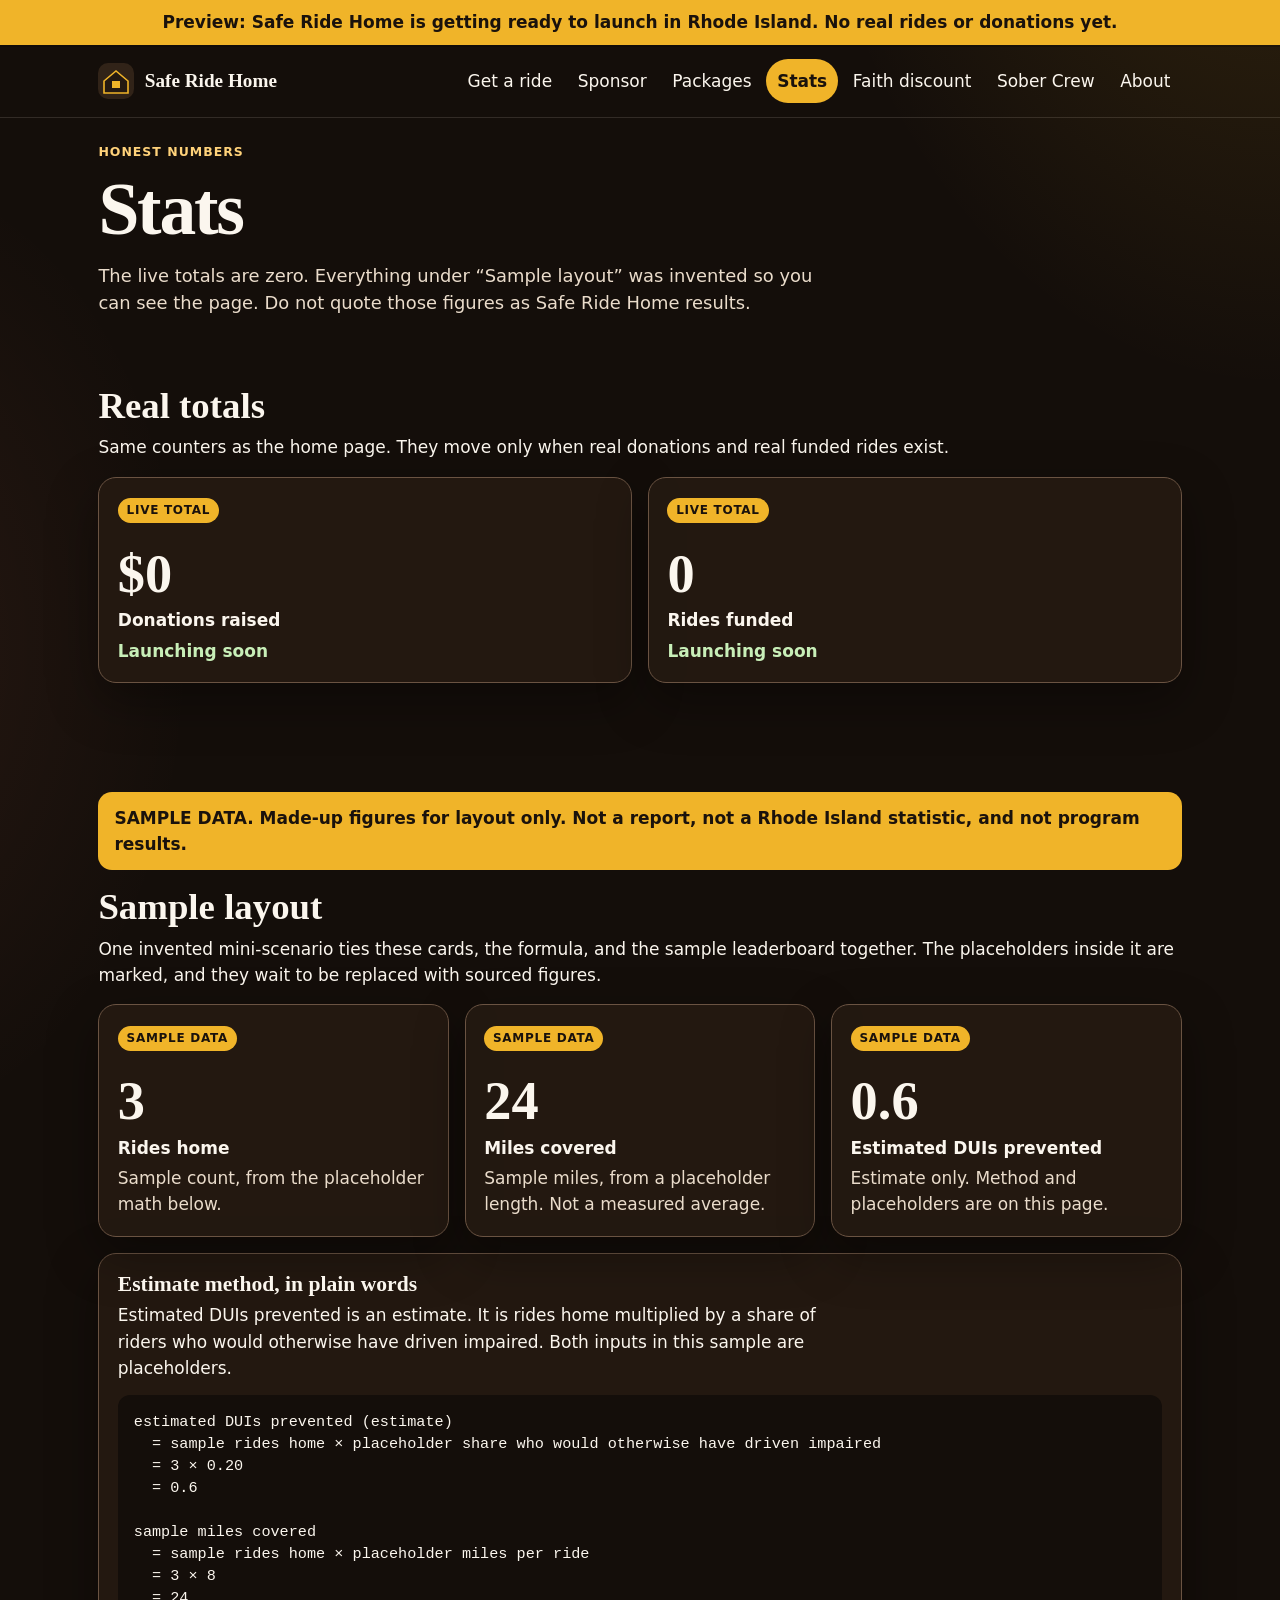
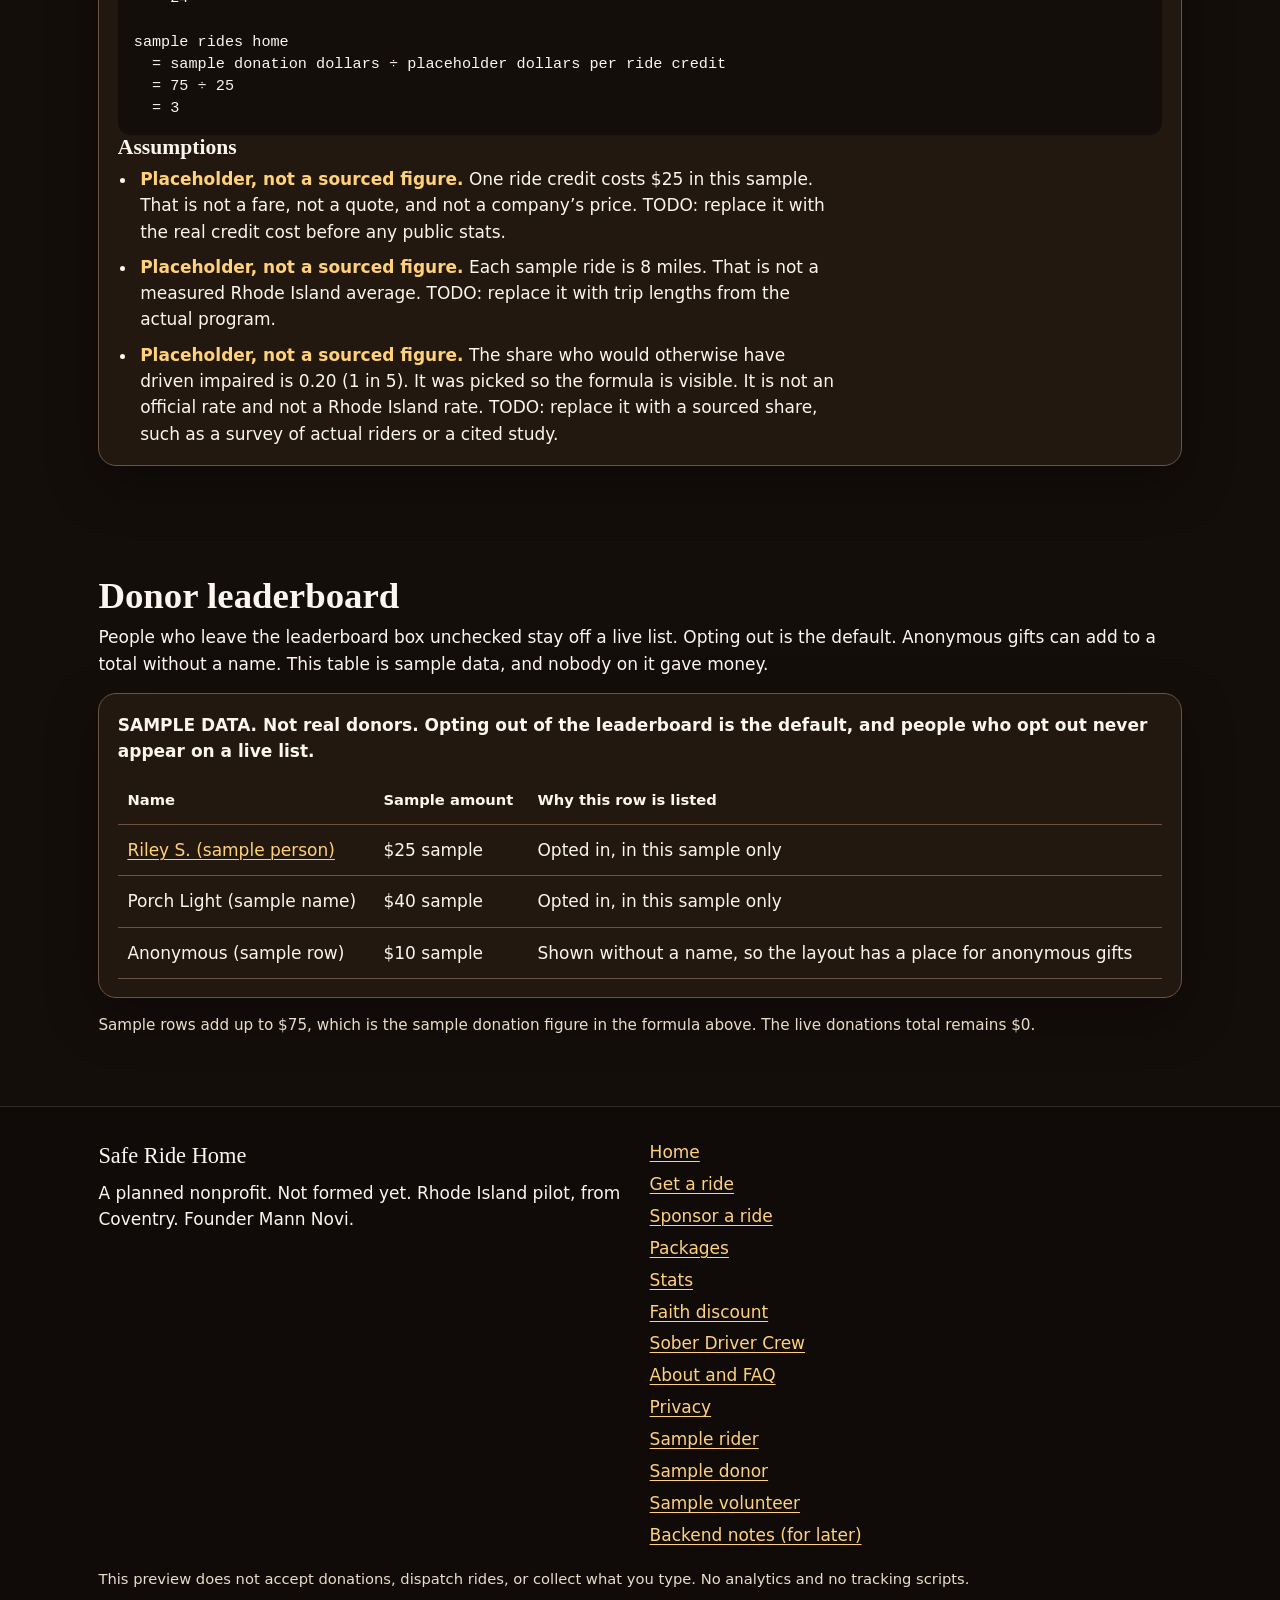
<file: stats.html>
<!DOCTYPE html>
<html lang="en">
<head>
  <meta charset="utf-8">
  <meta name="viewport" content="width=device-width, initial-scale=1">
  <meta name="description" content="Safe Ride Home stats. Live totals are zero. Every other figure on this page is labeled sample data.">
  <meta name="theme-color" content="#140e0a">
  <meta name="referrer" content="no-referrer">
  <meta http-equiv="Content-Security-Policy" content="default-src 'self'; img-src 'self' blob: data:; style-src 'self'; script-src 'self'; form-action 'none'; base-uri 'none'; object-src 'none'; connect-src 'none'">
  <title>Stats (sample data) · Safe Ride Home</title>
  <link rel="icon" href="favicon.svg" type="image/svg+xml">
  <link rel="stylesheet" href="css/styles.css">
</head>
<body>
  <a class="skip-link" href="#main">Skip to content</a>
  <div class="preview-banner" role="region" aria-label="Preview notice">
    <p>Preview: Safe Ride Home is getting ready to launch in Rhode Island. No real rides or donations yet.</p>
  </div>
  <header class="site-header">
    <div class="wrap header-bar">
      <a class="logo" href="index.html">
        <svg viewBox="0 0 36 36" aria-hidden="true">
          <rect width="36" height="36" rx="10" fill="#312318"/>
          <path d="M6 18 L18 8 L30 18 V30 H6 Z" fill="#241911" stroke="#f0b429" stroke-width="1.6"/>
          <rect x="14" y="18" width="8" height="7" fill="#f0b429"/>
        </svg>
        <span>Safe Ride Home</span>
      </a>
      <input class="nav-check" type="checkbox" id="nav-toggle" aria-controls="site-nav">
      <label class="nav-toggle" for="nav-toggle">
        <span class="menu-open-label">Menu</span>
        <span class="menu-close-label">Close</span>
      </label>
      <nav id="site-nav" class="site-nav" aria-label="Primary">
        <ul>
          <li><a href="request.html">Get a ride</a></li>
          <li><a href="sponsor.html">Sponsor</a></li>
          <li><a href="packages.html">Packages</a></li>
          <li><a href="stats.html" aria-current="page">Stats</a></li>
          <li><a href="faith.html">Faith discount</a></li>
          <li><a href="crew.html">Sober Crew</a></li>
          <li><a href="about.html">About</a></li>
        </ul>
      </nav>
    </div>
  </header>
  <main id="main" tabindex="-1">
    <div class="wrap page-intro prose">
      <p class="kicker">Honest numbers</p>
      <h1>Stats</h1>
      <p class="lede">The live totals are zero. Everything under “Sample layout” was invented so you can see the page. Do not quote those figures as Safe Ride Home results.</p>
    </div>

    <section class="section" aria-labelledby="real-title">
      <div class="wrap">
        <div class="section-head">
          <h2 id="real-title">Real totals</h2>
          <p>Same counters as the home page. They move only when real donations and real funded rides exist.</p>
        </div>
        <div class="counter-row">
          <article class="counter counter-real">
            <p class="counter-flag">Live total</p>
            <p class="counter-value">$0</p>
            <p class="counter-label">Donations raised</p>
            <p class="counter-note">Launching soon</p>
          </article>
          <article class="counter counter-real">
            <p class="counter-flag">Live total</p>
            <p class="counter-value">0</p>
            <p class="counter-label">Rides funded</p>
            <p class="counter-note">Launching soon</p>
          </article>
        </div>
      </div>
    </section>

    <section class="section" aria-labelledby="sample-title">
      <div class="wrap">
        <p class="sample-banner">SAMPLE DATA. Made-up figures for layout only. Not a report, not a Rhode Island statistic, and not program results.</p>
        <div class="section-head">
          <h2 id="sample-title">Sample layout</h2>
          <p>One invented mini-scenario ties these cards, the formula, and the sample leaderboard together. The placeholders inside it are marked, and they wait to be replaced with sourced figures.</p>
        </div>
        <div class="stat-grid">
          <article class="stat">
            <p class="metric-flag">Sample data</p>
            <p class="metric-value">3</p>
            <p class="metric-label">Rides home</p>
            <p class="metric-note">Sample count, from the placeholder math below.</p>
          </article>
          <article class="stat">
            <p class="metric-flag">Sample data</p>
            <p class="metric-value">24</p>
            <p class="metric-label">Miles covered</p>
            <p class="metric-note">Sample miles, from a placeholder length. Not a measured average.</p>
          </article>
          <article class="stat">
            <p class="metric-flag">Sample data</p>
            <p class="metric-value">0.6</p>
            <p class="metric-label">Estimated DUIs prevented</p>
            <p class="metric-note">Estimate only. Method and placeholders are on this page.</p>
          </article>
        </div>

        <div class="panel prose more-link">
          <h3>Estimate method, in plain words</h3>
          <p>Estimated DUIs prevented is an estimate. It is rides home multiplied by a share of riders who would otherwise have driven impaired. Both inputs in this sample are placeholders.</p>
          <pre class="formula" aria-label="Sample estimate formula">estimated DUIs prevented (estimate)
  = sample rides home × placeholder share who would otherwise have driven impaired
  = 3 × 0.20
  = 0.6

sample miles covered
  = sample rides home × placeholder miles per ride
  = 3 × 8
  = 24

sample rides home
  = sample donation dollars ÷ placeholder dollars per ride credit
  = 75 ÷ 25
  = 3</pre>
          <h3>Assumptions</h3>
          <ul class="note-list">
            <li><span class="placeholder-tag">Placeholder, not a sourced figure.</span> One ride credit costs $25 in this sample. That is not a fare, not a quote, and not a company’s price. TODO: replace it with the real credit cost before any public stats.</li>
            <li><span class="placeholder-tag">Placeholder, not a sourced figure.</span> Each sample ride is 8 miles. That is not a measured Rhode Island average. TODO: replace it with trip lengths from the actual program.</li>
            <li><span class="placeholder-tag">Placeholder, not a sourced figure.</span> The share who would otherwise have driven impaired is 0.20 (1 in 5). It was picked so the formula is visible. It is not an official rate and not a Rhode Island rate. TODO: replace it with a sourced share, such as a survey of actual riders or a cited study.</li>
          </ul>
        </div>
      </div>
    </section>

    <section class="section" aria-labelledby="board-title">
      <div class="wrap">
        <div class="section-head">
          <h2 id="board-title">Donor leaderboard</h2>
          <p>People who leave the leaderboard box unchecked stay off a live list. Opting out is the default. Anonymous gifts can add to a total without a name. This table is sample data, and nobody on it gave money.</p>
        </div>
        <div class="table-wrap panel">
          <table>
            <caption>SAMPLE DATA. Not real donors. Opting out of the leaderboard is the default, and people who opt out never appear on a live list.</caption>
            <thead>
              <tr>
                <th scope="col">Name</th>
                <th scope="col">Sample amount</th>
                <th scope="col">Why this row is listed</th>
              </tr>
            </thead>
            <tbody>
              <tr>
                <td><a href="profile-donor.html">Riley S. (sample person)</a></td>
                <td>$25 sample</td>
                <td>Opted in, in this sample only</td>
              </tr>
              <tr>
                <td>Porch Light (sample name)</td>
                <td>$40 sample</td>
                <td>Opted in, in this sample only</td>
              </tr>
              <tr>
                <td>Anonymous (sample row)</td>
                <td>$10 sample</td>
                <td>Shown without a name, so the layout has a place for anonymous gifts</td>
              </tr>
            </tbody>
          </table>
        </div>
        <p class="fine more-link">Sample rows add up to $75, which is the sample donation figure in the formula above. The live donations total remains $0.</p>
      </div>
    </section>
  </main>
  <footer class="site-footer">
    <div class="wrap footer-grid">
      <div>
        <p class="footer-brand">Safe Ride Home</p>
        <p>A planned nonprofit. Not formed yet. Rhode Island pilot, from Coventry. Founder Mann Novi.</p>
      </div>
      <nav aria-label="Footer">
        <ul>
          <li><a href="index.html">Home</a></li>
          <li><a href="request.html">Get a ride</a></li>
          <li><a href="sponsor.html">Sponsor a ride</a></li>
          <li><a href="packages.html">Packages</a></li>
          <li><a href="stats.html">Stats</a></li>
          <li><a href="faith.html">Faith discount</a></li>
          <li><a href="crew.html">Sober Driver Crew</a></li>
          <li><a href="about.html">About and FAQ</a></li>
          <li><a href="privacy.html">Privacy</a></li>
          <li><a href="profile-rider.html">Sample rider</a></li>
          <li><a href="profile-donor.html">Sample donor</a></li>
          <li><a href="profile-volunteer.html">Sample volunteer</a></li>
          <li><a href="docs/backend.md">Backend notes (for later)</a></li>
        </ul>
      </nav>
    </div>
    <div class="wrap">
      <p class="footer-fine">This preview does not accept donations, dispatch rides, or collect what you type. No analytics and no tracking scripts.</p>
    </div>
  </footer>
  <script src="js/flags.js"></script>
  <script src="js/site.js"></script>
</body>
</html>
</file>
<file: css/styles.css>
/* Safe Ride Home preview site. No external assets. */

:root {
  --bg: #140e0a;
  --bg-elev: #241911;
  --bg-elev-2: #312318;
  --line: #6a5342;
  --text: #fbf6ee;
  --text-soft: #eadccb;
  --amber: #f0b429;
  --amber-2: #ffd27a;
  --ink: #1a120c;
  --paper: #fbf6ee;
  --focus: #ffe08a;
  --good: #c8efb8;
  --warn: #ffd0c4;
  --serif: "Iowan Old Style", "Palatino Linotype", Palatino, Georgia, "Times New Roman", serif;
  --sans: "Segoe UI", system-ui, -apple-system, sans-serif;
  --shadow: 0 18px 50px rgba(0, 0, 0, 0.35);
  --radius: 18px;
  color-scheme: dark;
}

*,
*::before,
*::after {
  box-sizing: border-box;
}

html {
  scroll-padding-top: 8rem;
}

h1,
h2,
[tabindex="-1"] {
  scroll-margin-top: 7.5rem;
}

body {
  margin: 0;
  background:
    radial-gradient(ellipse 70% 40% at 100% -10%, rgba(240, 180, 41, 0.16), transparent 55%),
    radial-gradient(ellipse 50% 30% at -10% 20%, rgba(255, 138, 106, 0.08), transparent 50%),
    var(--bg);
  color: var(--text);
  font-family: var(--sans);
  font-size: 1.0625rem;
  line-height: 1.55;
}

img,
svg {
  max-width: 100%;
  height: auto;
}

[hidden] {
  display: none !important;
}

:focus-visible {
  outline: 3px solid var(--focus);
  outline-offset: 3px;
}

::selection {
  background: var(--amber);
  color: var(--ink);
}

.skip-link {
  position: absolute;
  left: 0.75rem;
  top: 0.75rem;
  transform: translateY(-150%);
  background: var(--amber);
  color: var(--ink);
  font-weight: 700;
  padding: 0.6rem 0.9rem;
  border-radius: 999px;
  z-index: 80;
  text-decoration: none;
}

.skip-link:focus {
  position: fixed;
  transform: none;
}

.preview-banner {
  position: sticky;
  top: 0;
  z-index: 40;
  background: var(--amber);
  color: var(--ink);
  padding: 0.7rem 1rem;
  text-align: center;
  box-shadow: 0 2px 0 rgba(0, 0, 0, 0.2);
}

.preview-banner p {
  margin: 0 auto;
  max-width: 70rem;
  font-weight: 750;
  line-height: 1.35;
}

.wrap {
  width: min(1120px, 100%);
  margin-inline: auto;
  padding-inline: 1.15rem;
}

.site-header {
  border-bottom: 1px solid rgba(234, 220, 203, 0.14);
}

.header-bar {
  display: flex;
  flex-wrap: wrap;
  align-items: center;
  gap: 0.75rem 1rem;
  padding-block: 0.85rem;
}

.logo {
  display: inline-flex;
  align-items: center;
  gap: 0.65rem;
  color: var(--text);
  text-decoration: none;
  font-family: var(--serif);
  font-weight: 700;
  font-size: 1.2rem;
  margin-right: auto;
}

.logo svg {
  width: 36px;
  height: 36px;
  flex: none;
}

.nav-check {
  position: absolute;
  width: 1px;
  height: 1px;
  padding: 0;
  margin: -1px;
  overflow: hidden;
  clip: rect(0, 0, 0, 0);
  white-space: nowrap;
  border: 0;
}

.nav-toggle {
  display: inline-flex;
  align-items: center;
  justify-content: center;
  min-height: 48px;
  min-width: 48px;
  padding: 0.4rem 0.95rem;
  border: 2px solid var(--amber);
  border-radius: 999px;
  color: var(--text);
  font-weight: 700;
  cursor: pointer;
}

.nav-check:focus-visible + .nav-toggle {
  outline: 3px solid var(--focus);
  outline-offset: 3px;
}

.menu-close-label {
  display: none;
}

.nav-check:checked + .nav-toggle .menu-open-label {
  display: none;
}

.nav-check:checked + .nav-toggle .menu-close-label {
  display: inline;
}

.site-nav {
  display: none;
  flex-basis: 100%;
}

.nav-check:checked ~ .site-nav {
  display: block;
}

.site-nav ul {
  list-style: none;
  margin: 0;
  padding: 0.2rem 0 0.9rem;
  display: grid;
  gap: 0.2rem;
}

.site-nav a {
  display: inline-flex;
  align-items: center;
  min-height: 44px;
  padding: 0.35rem 0.7rem;
  color: var(--text);
  text-decoration: none;
  border-radius: 999px;
}

.site-nav a:hover {
  text-decoration: underline;
  text-underline-offset: 0.18em;
}

.site-nav a[aria-current="page"] {
  background: var(--amber);
  color: var(--ink);
  font-weight: 750;
  text-decoration: none;
}

main {
  display: block;
}

.hero {
  padding: 1.6rem 0 1rem;
}

.hero-grid,
.split,
.card-grid,
.profile-grid,
.counter-row,
.stat-grid {
  display: grid;
  gap: 1rem;
}

.kicker {
  margin: 0 0 0.45rem;
  color: var(--amber-2);
  font-size: 0.78rem;
  font-weight: 750;
  letter-spacing: 0.08em;
  text-transform: uppercase;
}

.kicker-break::before {
  content: " · ";
}

@media (max-width: 520px) {
  .kicker-break {
    display: block;
  }

  .kicker-break::before {
    content: "";
  }
}

h1,
h2,
h3,
.logo,
.metric-value,
.counter-value {
  font-family: var(--serif);
  line-height: 1.12;
  font-weight: 700;
}

h1 {
  margin: 0 0 0.7rem;
  font-size: clamp(2.5rem, 11vw, 4.6rem);
  letter-spacing: -0.03em;
}

h1 em {
  font-style: italic;
  color: var(--amber-2);
}

h2 {
  margin: 0 0 0.5rem;
  font-size: clamp(1.7rem, 4vw, 2.3rem);
}

h3 {
  margin: 0 0 0.4rem;
  font-size: 1.35rem;
}

h4 {
  margin: 0.95rem 0 0.25rem;
  font-size: 0.78rem;
  font-weight: 800;
  letter-spacing: 0.06em;
  text-transform: uppercase;
  color: var(--amber-2);
}

p {
  margin: 0 0 0.85rem;
}

.lede,
.prose > p,
.prose li {
  max-width: 65ch;
}

.lede {
  font-size: 1.12rem;
  color: var(--text-soft);
}

.cta-row {
  display: grid;
  gap: 0.65rem;
  margin: 1.15rem 0 0.7rem;
}

.btn {
  display: inline-flex;
  align-items: center;
  justify-content: center;
  text-align: center;
  min-height: 52px;
  padding: 0.75rem 1.1rem;
  border-radius: 999px;
  border: 2px solid transparent;
  font: inherit;
  font-weight: 750;
  text-decoration: none;
  cursor: pointer;
  line-height: 1.25;
}

.btn-primary {
  background: var(--amber);
  color: var(--ink);
}

.btn-primary:hover {
  background: #ffd15a;
}

.btn-secondary {
  background: transparent;
  color: var(--text);
  border-color: var(--amber);
}

.btn-secondary:hover {
  background: rgba(240, 180, 41, 0.12);
}

.btn-quiet {
  background: var(--bg-elev-2);
  color: var(--text);
  border-color: var(--line);
}

.btn-quiet:hover {
  border-color: var(--amber-2);
}

.fine {
  color: var(--text-soft);
  font-size: 0.95rem;
}

.more-link {
  margin-top: 1rem;
}

.section {
  padding: 2.2rem 0;
}

.section-head {
  margin-bottom: 1rem;
}

.card,
.counter,
.stat,
.profile-card,
.panel {
  background: rgba(36, 25, 17, 0.92);
  border: 1px solid var(--line);
  border-radius: var(--radius);
  padding: 1.1rem 1.15rem 1.15rem;
  box-shadow: var(--shadow);
}

.card p:last-child,
.panel p:last-child,
.profile-card p:last-child {
  margin-bottom: 0;
}

.step-no {
  margin: 0 0 0.35rem;
  color: var(--amber);
  font-family: var(--serif);
  font-size: 1.8rem;
}

.illustration {
  background: var(--bg-elev);
  border: 1px solid var(--line);
  border-radius: 28px;
  padding: 0.75rem;
  box-shadow: var(--shadow);
}

.illustration svg {
  display: block;
  width: 100%;
  height: auto;
}

.price-tag {
  display: inline-block;
  margin: 0.15rem 0.2rem;
  padding: 0.25rem 0.7rem;
  border: 2px dashed var(--amber);
  border-radius: 999px;
  color: var(--amber-2);
  font-size: 0.78rem;
  font-weight: 800;
  letter-spacing: 0.06em;
  text-transform: uppercase;
}

.package-mark {
  width: 72px;
  height: 72px;
  display: block;
  margin-bottom: 0.7rem;
}

.package-card {
  scroll-margin-top: 7.5rem;
}

.card .cta-row {
  margin-top: 0.8rem;
}

.counter-flag,
.badge,
.sample-banner strong,
.metric-flag {
  display: inline-block;
  background: var(--amber);
  color: var(--ink);
  font-size: 0.75rem;
  font-weight: 800;
  letter-spacing: 0.06em;
  text-transform: uppercase;
  border-radius: 999px;
  padding: 0.2rem 0.55rem;
}

.counter-value,
.metric-value {
  margin: 0.45rem 0 0.15rem;
  font-size: clamp(2.4rem, 8vw, 3.4rem);
}

.counter-label,
.metric-label {
  margin: 0;
  font-weight: 750;
}

.counter-note,
.metric-note {
  margin: 0.25rem 0 0;
  color: var(--text-soft);
}

.counter-real .counter-note {
  color: var(--good);
  font-weight: 700;
}

.band {
  background: var(--bg-elev);
  border-block: 1px solid rgba(234, 220, 203, 0.14);
}

.band-inner {
  padding: 1.6rem 0;
}

.pull {
  margin: 0;
  font-family: var(--serif);
  font-size: clamp(1.6rem, 4vw, 2.2rem);
  line-height: 1.2;
}

a {
  color: var(--amber-2);
  text-underline-offset: 0.16em;
}

a:hover {
  color: #fff4d2;
}

.prose a,
.card a,
.panel a,
.site-footer a,
.fine a {
  text-decoration-thickness: 1px;
}

.site-footer {
  border-top: 1px solid rgba(234, 220, 203, 0.16);
  padding: 2rem 0 2.4rem;
  background: #100b08;
}

.footer-grid {
  display: grid;
  gap: 1.2rem;
}

.footer-brand {
  font-family: var(--serif);
  font-size: 1.4rem;
  margin: 0 0 0.4rem;
}

.site-footer ul {
  list-style: none;
  margin: 0;
  padding: 0;
  display: grid;
  gap: 0.35rem;
}

.footer-fine {
  margin-top: 1.2rem;
  color: var(--text-soft);
  font-size: 0.92rem;
}

.form {
  display: grid;
  gap: 1rem;
  margin-top: 0.5rem;
  max-width: 46rem;
}

.wrap.narrow {
  width: min(46rem, 100%);
}

fieldset {
  margin: 0;
  padding: 0.9rem 1rem 1rem;
  border: 1px solid var(--line);
  border-radius: 16px;
  display: grid;
  gap: 0.55rem;
}

legend {
  font-weight: 750;
  padding: 0 0.35rem;
}

label,
.choice {
  font-weight: 650;
}

.field {
  display: grid;
  gap: 0.35rem;
}

input[type="text"],
input[type="email"],
input[type="number"],
input[type="file"],
select,
textarea {
  width: 100%;
  min-height: 52px;
  padding: 0.7rem 0.8rem;
  border-radius: 12px;
  border: 2px solid #8a705c;
  background: #140e0a;
  color: var(--text);
  font: inherit;
}

textarea {
  min-height: 7rem;
  resize: vertical;
}

input::placeholder,
textarea::placeholder {
  color: #d7c4b0;
  opacity: 1;
}

input[type="file"]::file-selector-button,
input[type="file"]::-webkit-file-upload-button {
  background: var(--amber);
  color: var(--ink);
  border: 0;
  border-radius: 999px;
  padding: 0.45rem 0.9rem;
  margin-right: 0.8rem;
  font: inherit;
  font-weight: 750;
  cursor: pointer;
}

.hint,
.field-error {
  margin: 0;
  color: var(--text-soft);
  font-weight: 450;
  font-size: 0.95rem;
}

.field-error {
  color: var(--warn);
  font-weight: 700;
}

.choice {
  display: flex;
  align-items: flex-start;
  gap: 0.65rem;
  padding: 0.35rem 0.2rem;
  border-radius: 10px;
}

.choice input {
  width: 1.25rem;
  height: 1.25rem;
  margin-top: 0.2rem;
  accent-color: var(--amber);
  flex: none;
}

.choice:focus-within {
  outline: 3px solid var(--focus);
  outline-offset: 2px;
}

.check-block {
  display: flex;
  gap: 0.75rem;
  align-items: flex-start;
  padding: 0.9rem;
  border-radius: 16px;
  border: 2px solid var(--amber);
  background: rgba(240, 180, 41, 0.08);
}

.check-block input {
  width: 1.35rem;
  height: 1.35rem;
  margin-top: 0.15rem;
  accent-color: var(--amber);
  flex: none;
}

.check-block:focus-within {
  outline: 3px solid var(--focus);
  outline-offset: 3px;
}

.receipt {
  background: var(--paper);
  color: var(--ink);
  border-radius: 16px;
  overflow: hidden;
  box-shadow: var(--shadow);
  max-width: 46rem;
  margin-top: 1rem;
}

.receipt-stripe {
  height: 12px;
  background: repeating-linear-gradient(90deg, #f0b429 0 14px, #1a120c 14px 22px);
}

.receipt-body {
  padding: 1.1rem 1.15rem 1.2rem;
}

.receipt h2,
.receipt h3,
.receipt p {
  color: var(--ink);
}

.receipt a {
  color: #5c3200;
}

.receipt :focus-visible {
  outline-color: #1a120c;
}

.receipt .badge {
  background: var(--ink);
  color: var(--amber);
}

.why-sentence {
  font-family: var(--serif);
  font-size: clamp(1.45rem, 4vw, 1.9rem);
  line-height: 1.25;
  margin: 0.4rem 0 0.7rem;
}

.echo {
  overflow-wrap: anywhere;
  font-weight: 750;
}

.sample-banner {
  background: var(--amber);
  color: var(--ink);
  border-radius: 14px;
  padding: 0.8rem 1rem;
  font-weight: 750;
  margin: 0 0 1rem;
}

.formula {
  margin: 0;
  padding: 1rem;
  background: #140e0a;
  color: var(--text);
  border-radius: 12px;
  overflow-x: auto;
  font-family: ui-monospace, "Cascadia Code", "Segoe UI Mono", monospace;
  font-size: 0.95rem;
  line-height: 1.45;
}

.table-wrap {
  overflow-x: auto;
}

table {
  width: 100%;
  border-collapse: collapse;
}

caption {
  text-align: left;
  font-weight: 700;
  padding: 0 0 0.8rem;
  color: var(--text);
}

th,
td {
  text-align: left;
  vertical-align: top;
  padding: 0.75rem 0.6rem;
  border-bottom: 1px solid var(--line);
}

th {
  font-size: 0.92rem;
}

.placeholder-tag {
  font-weight: 800;
  color: var(--amber-2);
}

dl.facts {
  display: grid;
  gap: 0.75rem;
  margin: 0;
}

dl.facts div {
  display: grid;
  gap: 0.15rem;
}

dt {
  font-size: 0.78rem;
  letter-spacing: 0.06em;
  text-transform: uppercase;
  font-weight: 800;
  color: var(--amber-2);
}

dd {
  margin: 0;
}

.faq {
  border-top: 1px solid var(--line);
  padding: 0.35rem 0;
}

.faq:last-of-type {
  border-bottom: 1px solid var(--line);
}

.faq summary {
  cursor: pointer;
  font-weight: 750;
  min-height: 48px;
  display: flex;
  align-items: center;
  gap: 0.5rem;
}

.faq summary:focus-visible {
  outline: 3px solid var(--focus);
  outline-offset: 3px;
  border-radius: 8px;
}

.faq p {
  max-width: 65ch;
  margin: 0 0 0.9rem;
}

.preview-frame {
  min-height: 160px;
  border-radius: 16px;
  border: 1px dashed var(--line);
  background: #100b08;
  display: grid;
  place-items: center;
  padding: 0.75rem;
  overflow: hidden;
}

.preview-frame img {
  max-height: 280px;
  width: auto;
  max-width: 100%;
  object-fit: contain;
}

.flag-pill {
  display: inline-block;
  border: 2px solid var(--warn);
  color: var(--warn);
  border-radius: 999px;
  padding: 0.25rem 0.7rem;
  font-weight: 800;
  font-size: 0.85rem;
}

.note-list {
  margin: 0;
  padding-left: 1.2rem;
  display: grid;
  gap: 0.55rem;
}

.note-list li {
  padding-left: 0.2rem;
}

code,
.mono {
  font-family: ui-monospace, "Cascadia Code", "Segoe UI Mono", monospace;
  font-size: 0.92em;
}

.page-intro {
  padding-top: 1.5rem;
}

hr.sep {
  border: 0;
  border-top: 1px solid var(--line);
  margin: 1.2rem 0;
}

@media (min-width: 800px) {
  .card-grid-2,
  .counter-row,
  .footer-grid,
  .split,
  .profile-grid {
    grid-template-columns: 1fr 1fr;
  }

  .stat-grid,
  .card-grid-3 {
    grid-template-columns: repeat(3, 1fr);
  }

  .cta-row-desktop {
    grid-template-columns: 1fr 1fr;
  }

  .cta-row-desktop .btn:last-child {
    grid-column: 1 / -1;
  }

  .form-split {
    grid-template-columns: 1.1fr 0.9fr;
    align-items: start;
  }
}

@media (min-width: 960px) {
  .nav-check,
  .nav-toggle {
    display: none;
  }

  .site-nav,
  .nav-check:checked ~ .site-nav {
    display: block;
    flex-basis: auto;
  }

  .header-bar {
    flex-wrap: nowrap;
  }

  .site-nav ul {
    display: flex;
    flex-wrap: wrap;
    justify-content: flex-end;
    gap: 0.15rem 0.2rem;
    padding: 0;
  }

  .hero-grid {
    grid-template-columns: 1.15fr 0.85fr;
    gap: 2.5rem;
    align-items: center;
  }

  .section {
    padding: 3.4rem 0;
  }
}

@media (forced-colors: active) {
  .preview-banner,
  .btn,
  .badge,
  .sample-banner,
  .card,
  .counter,
  .receipt {
    border: 1px solid CanvasText;
  }
}

@media (prefers-reduced-motion: reduce) {
  html {
    scroll-behavior: auto;
  }
}

/* Phone gutters. .hero and .band-inner use a padding shorthand that
   clears the side padding from .wrap, so headlines and buttons sit on
   the screen edge. Restore a comfortable inset only up to 480px. */
@media (max-width: 480px) {
  .wrap,
  .hero,
  .band-inner,
  .preview-banner {
    padding-inline: 1.5rem;
  }
}
</file>
